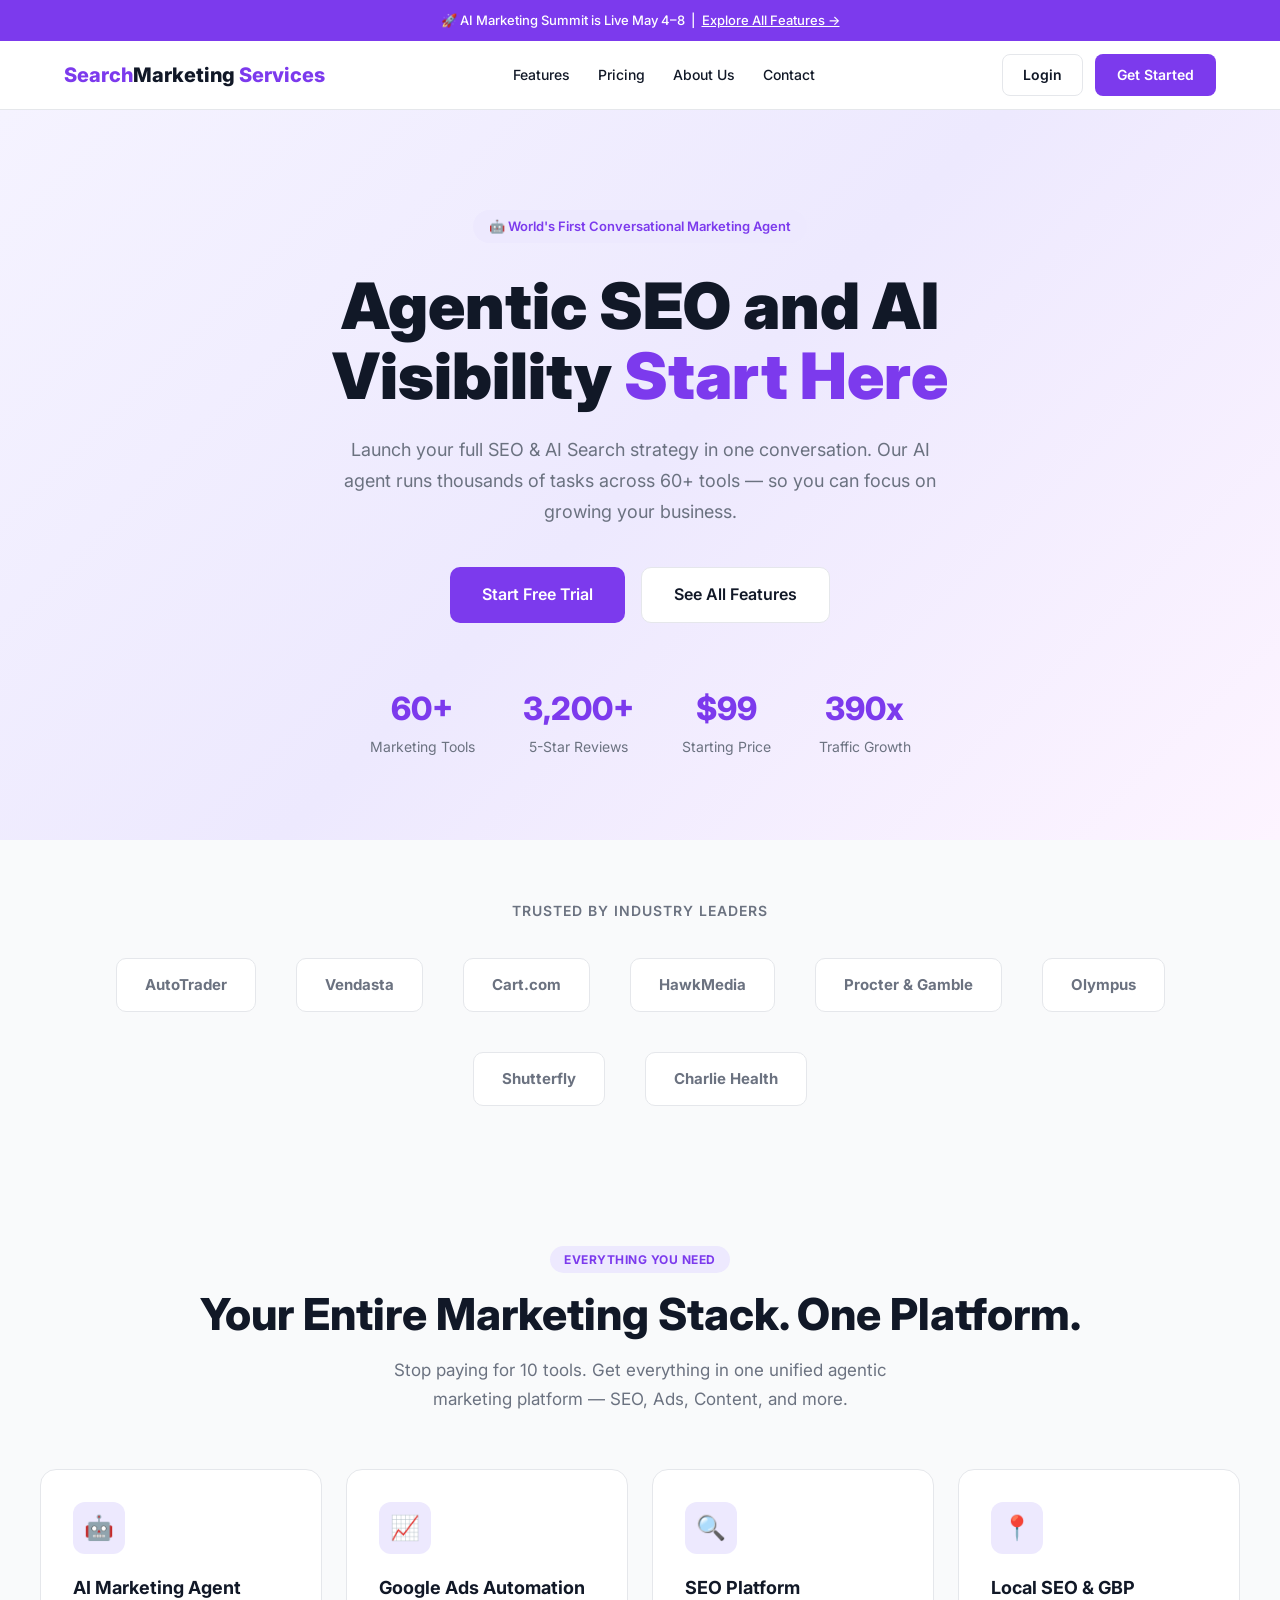
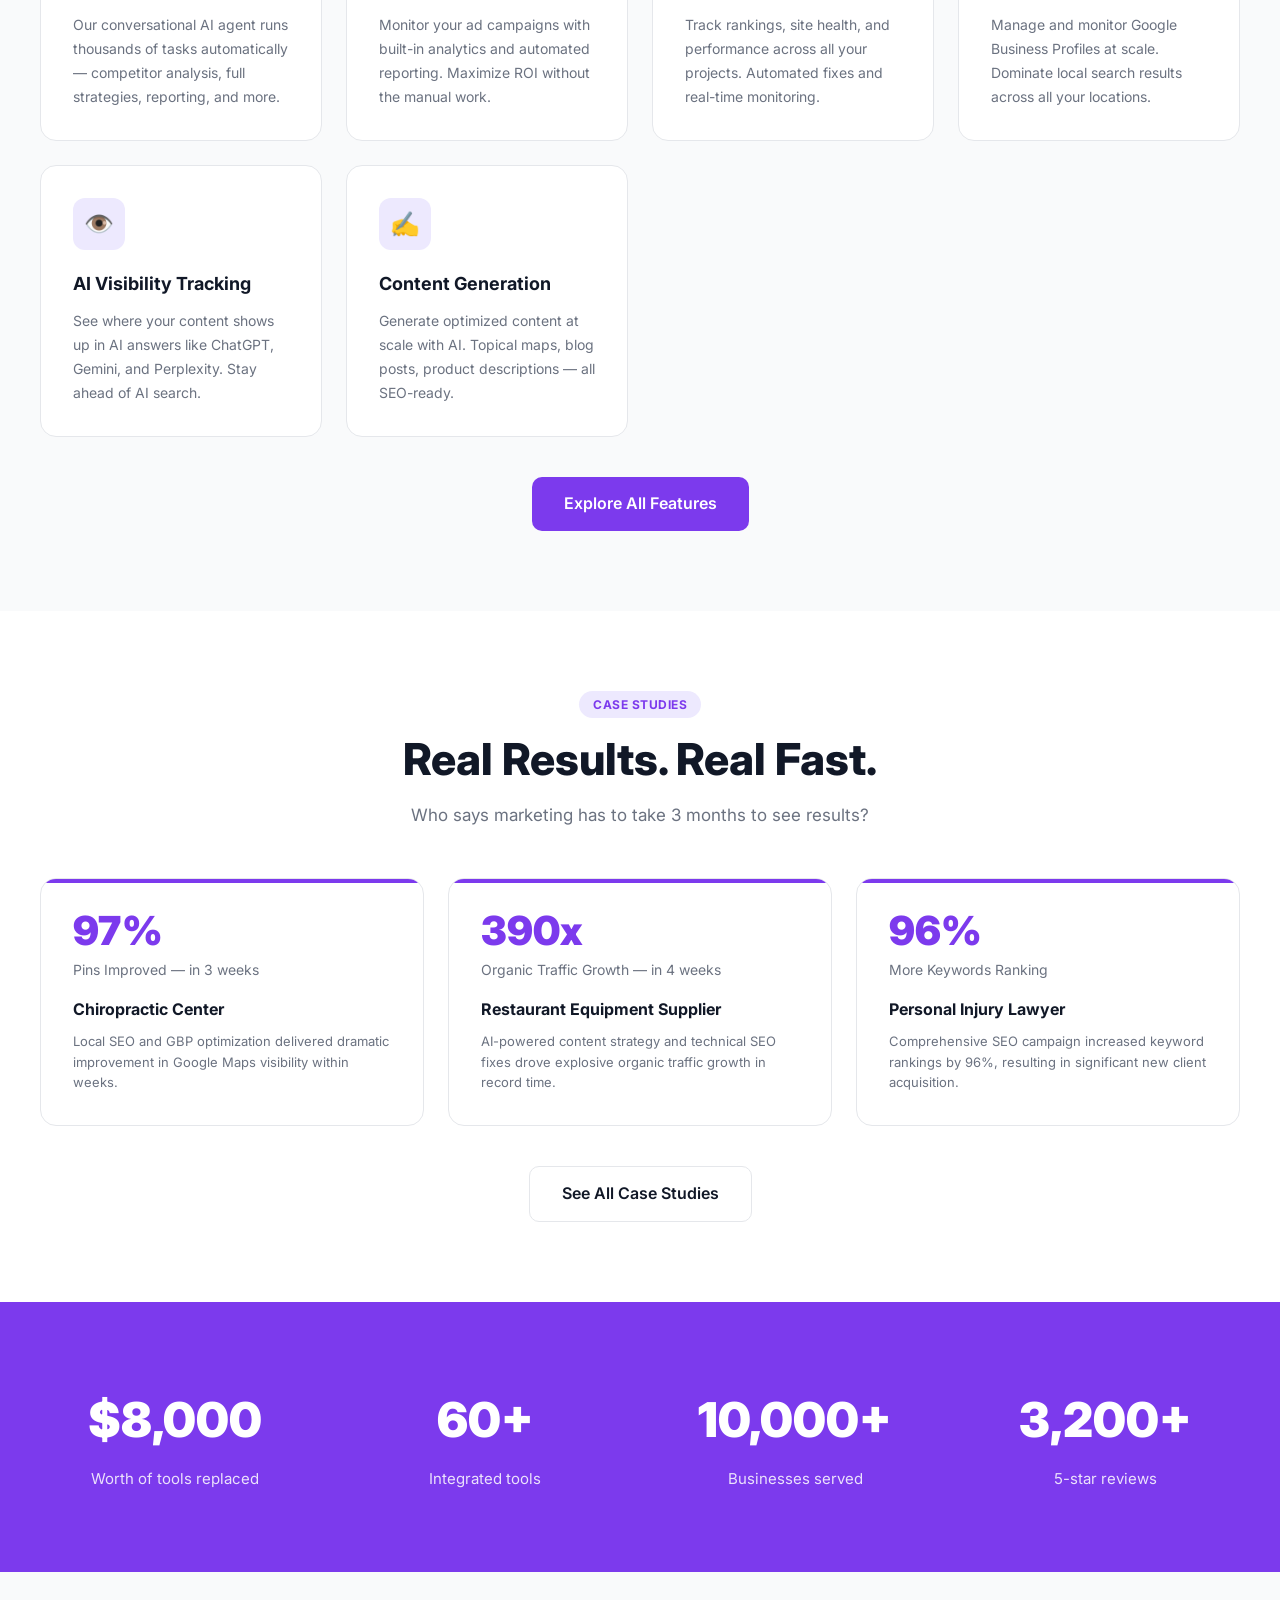
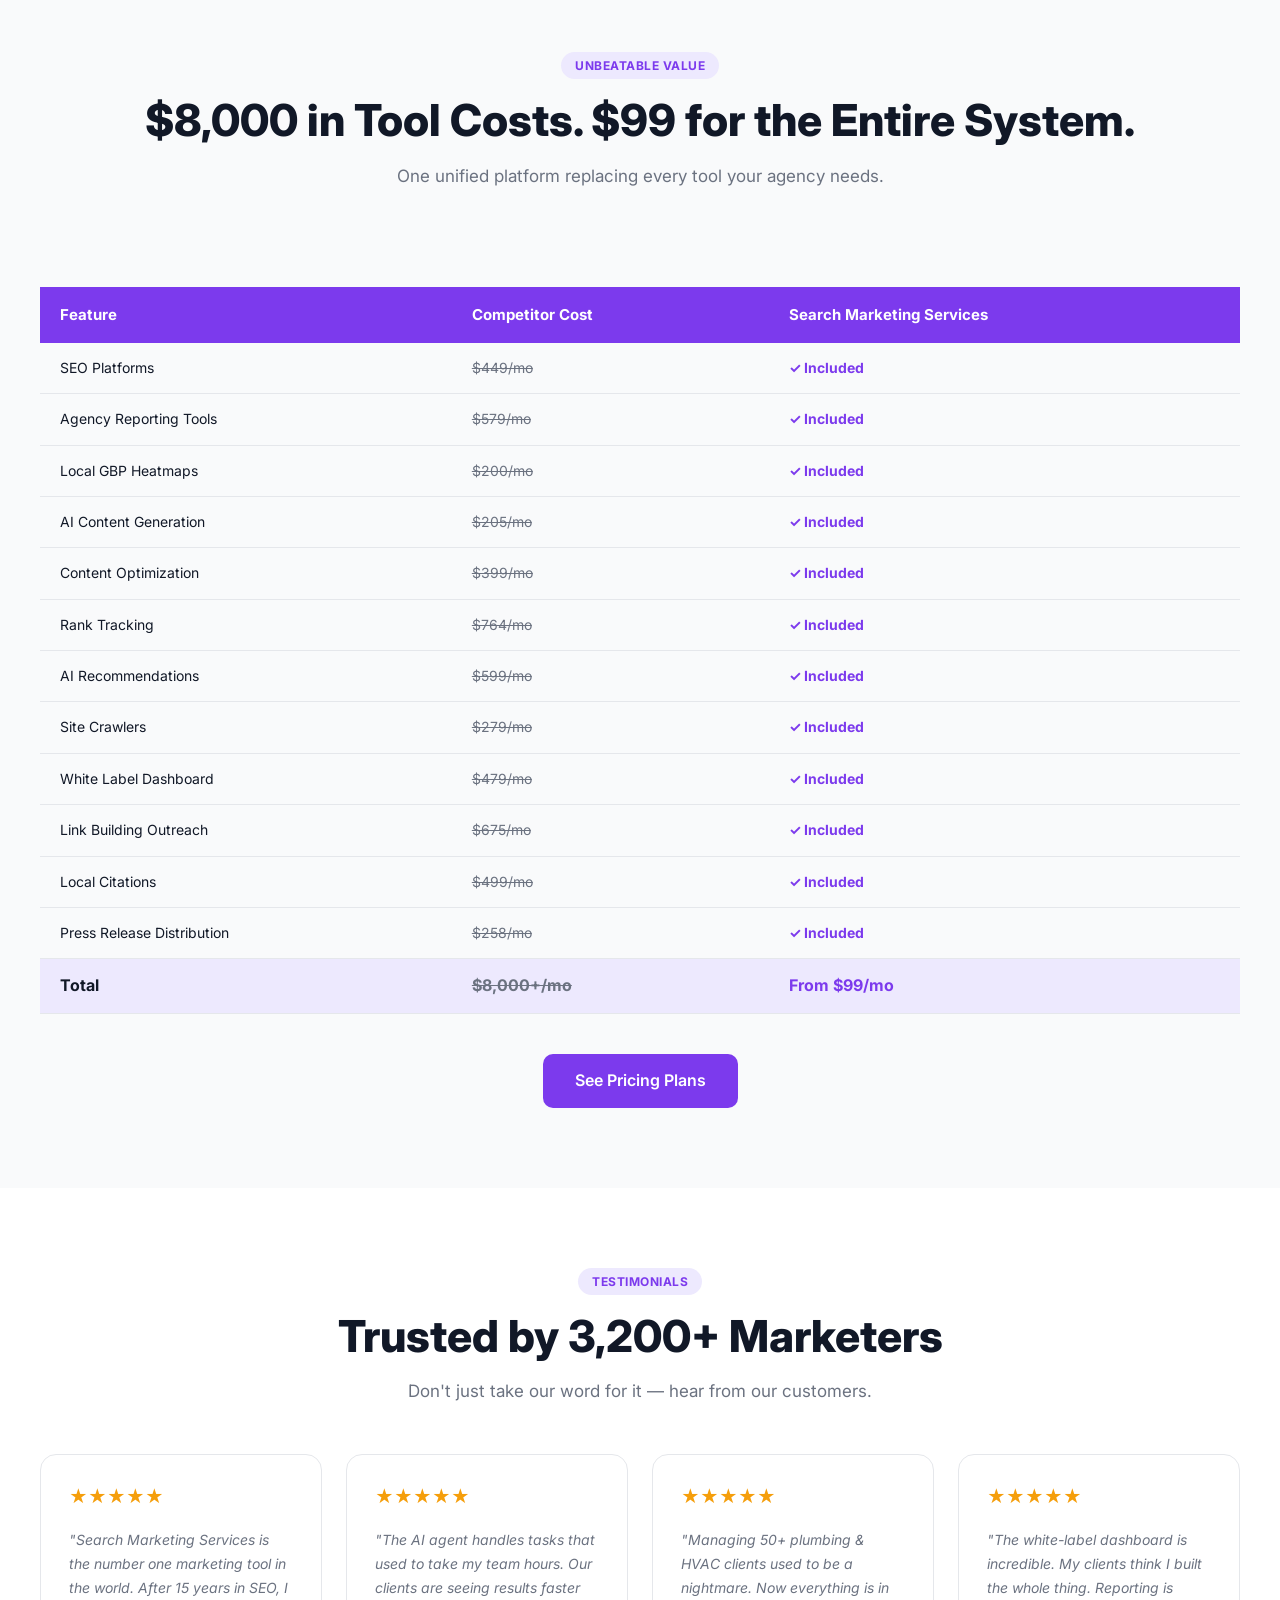
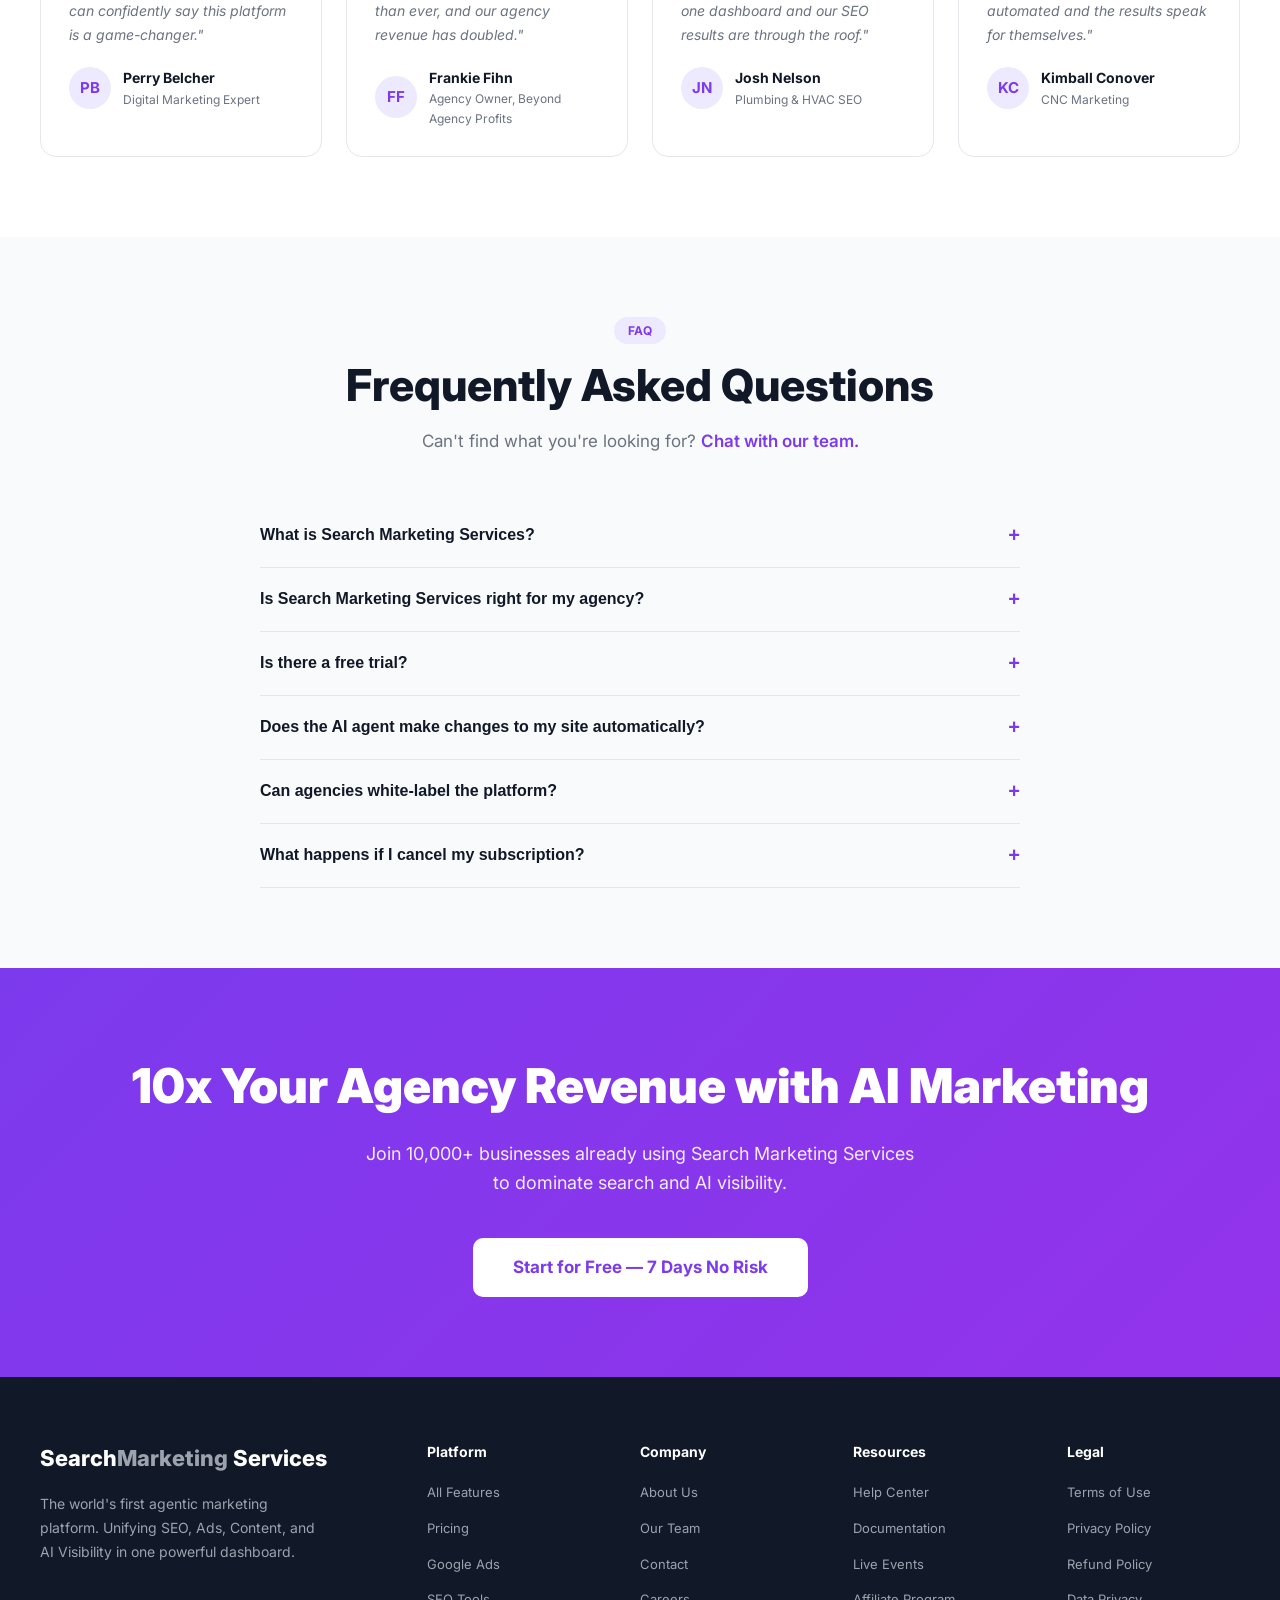
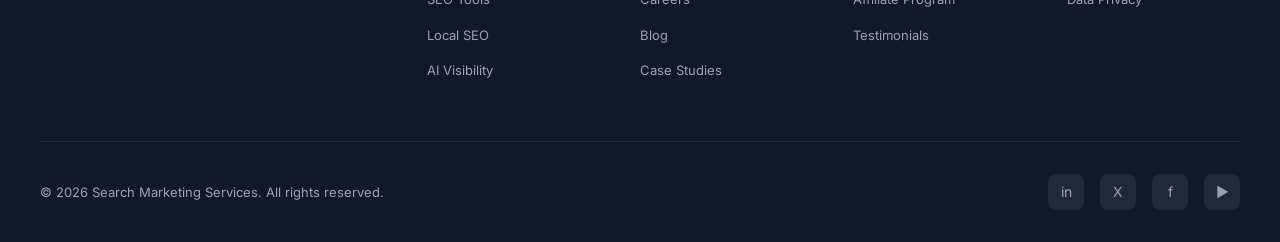
<file: index.html>
<!DOCTYPE html>
<html lang="en">
<head>
  <!-- Google Tag Manager -->
  <script>(function(w,d,s,l,i){w[l]=w[l]||[];w[l].push({'gtm.start':
new Date().getTime(),event:'gtm.js'});var f=d.getElementsByTagName(s)[0],
j=d.createElement(s),dl=l!='dataLayer'?'&l='+l:'';j.async=true;j.src=
'https://www.googletagmanager.com/gtm.js?id='+i+dl;f.parentNode.insertBefore(j,f);
})(window,document,'script','dataLayer','GTM-KKCHXWNK');</script>
  <!-- End Google Tag Manager -->

  <meta charset="UTF-8" />
  <meta name="viewport" content="width=device-width, initial-scale=1.0" />
  <title>Search Marketing Services — Agentic SEO & AI Visibility</title>
  <link rel="stylesheet" href="style.css" />

  <!-- ═══════════════════════════════════════════════════
       GOOGLE ADS + GA4 GLOBAL SITE TAG
       Replace AW-18141674968 → Google Ads account ID
       Replace GT-5RMBR667  → GA4 Measurement ID
  ════════════════════════════════════════════════════════ -->
  <script async src="https://www.googletagmanager.com/gtag/js?id=AW-18141674968"></script>
  <script>
    window.dataLayer = window.dataLayer || [];
    function gtag(){dataLayer.push(arguments);}
    gtag('js', new Date());
    gtag('config', 'AW-18141674968');  // Google Ads
    gtag('config', 'GT-5RMBR667');   // GA4
  </script>
</head>
<body>
<!-- Google Tag Manager (noscript) -->
<noscript><iframe src="https://www.googletagmanager.com/ns.html?id=GTM-KKCHXWNK"
height="0" width="0" style="display:none;visibility:hidden"></iframe></noscript>

<!-- Topbar -->
<div class="topbar">
  🚀 AI Marketing Summit is Live May 4–8 &nbsp;|&nbsp; <a href="features/">Explore All Features →</a>
</div>

<!-- Navbar -->
<nav>
  <div class="nav-inner">
    <a href="./" class="logo">Search<span>Marketing</span> Services</a>
    <div class="nav-links">
      <a href="features/">Features</a>
      <a href="pricing/">Pricing</a>
      <a href="about/">About Us</a>
      <a href="contact/">Contact</a>
    </div>
    <div class="nav-actions">
      <a href="contact/" class="btn btn-outline">Login</a>
      <a href="pricing/" class="btn btn-primary">Get Started</a>
    </div>
  </div>
</nav>

<!-- Hero -->
<section class="hero">
  <div class="container">
    <div class="hero-badge">🤖 World's First Conversational Marketing Agent</div>
    <h1>Agentic SEO and AI Visibility <span>Start Here</span></h1>
    <p>Launch your full SEO & AI Search strategy in one conversation. Our AI agent runs thousands of tasks across 60+ tools — so you can focus on growing your business.</p>
    <div class="hero-btns">
      <a href="pricing/" class="btn btn-primary btn-lg" onclick="trackCTA('cta_click','Hero - Start Free Trial','pricing/')">Start Free Trial</a>
      <a href="features/" class="btn btn-outline btn-lg" onclick="trackCTA('cta_click','Hero - See All Features','features/')">See All Features</a>
    </div>
    <div class="hero-stats">
      <div class="hero-stat"><strong>60+</strong><span>Marketing Tools</span></div>
      <div class="hero-stat"><strong>3,200+</strong><span>5-Star Reviews</span></div>
      <div class="hero-stat"><strong>$99</strong><span>Starting Price</span></div>
      <div class="hero-stat"><strong>390x</strong><span>Traffic Growth</span></div>
    </div>
  </div>
</section>

<!-- Logos -->
<div class="logos-section">
  <div class="container">
    <p class="logos-title">Trusted by Industry Leaders</p>
    <div class="logos-grid">
      <div class="logo-item">AutoTrader</div>
      <div class="logo-item">Vendasta</div>
      <div class="logo-item">Cart.com</div>
      <div class="logo-item">HawkMedia</div>
      <div class="logo-item">Procter & Gamble</div>
      <div class="logo-item">Olympus</div>
      <div class="logo-item">Shutterfly</div>
      <div class="logo-item">Charlie Health</div>
    </div>
  </div>
</div>

<!-- Features Overview -->
<section style="background: var(--light-gray);">
  <div class="container">
    <div class="text-center">
      <span class="section-tag">Everything You Need</span>
      <h2 class="section-title">Your Entire Marketing Stack. One Platform.</h2>
      <p class="section-sub">Stop paying for 10 tools. Get everything in one unified agentic marketing platform — SEO, Ads, Content, and more.</p>
    </div>
    <div class="features-grid">
      <div class="feature-card">
        <div class="feature-icon">🤖</div>
        <h3>AI Marketing Agent</h3>
        <p>Our conversational AI agent runs thousands of tasks automatically — competitor analysis, full strategies, reporting, and more.</p>
      </div>
      <div class="feature-card">
        <div class="feature-icon">📈</div>
        <h3>Google Ads Automation</h3>
        <p>Monitor your ad campaigns with built-in analytics and automated reporting. Maximize ROI without the manual work.</p>
      </div>
      <div class="feature-card">
        <div class="feature-icon">🔍</div>
        <h3>SEO Platform</h3>
        <p>Track rankings, site health, and performance across all your projects. Automated fixes and real-time monitoring.</p>
      </div>
      <div class="feature-card">
        <div class="feature-icon">📍</div>
        <h3>Local SEO & GBP</h3>
        <p>Manage and monitor Google Business Profiles at scale. Dominate local search results across all your locations.</p>
      </div>
      <div class="feature-card">
        <div class="feature-icon">👁️</div>
        <h3>AI Visibility Tracking</h3>
        <p>See where your content shows up in AI answers like ChatGPT, Gemini, and Perplexity. Stay ahead of AI search.</p>
      </div>
      <div class="feature-card">
        <div class="feature-icon">✍️</div>
        <h3>Content Generation</h3>
        <p>Generate optimized content at scale with AI. Topical maps, blog posts, product descriptions — all SEO-ready.</p>
      </div>
    </div>
    <div style="text-align:center; margin-top:40px;">
      <a href="features/" class="btn btn-primary btn-lg" onclick="trackCTA('cta_click','Features Section - Explore All Features','features/')">Explore All Features</a>
    </div>
  </div>
</section>

<!-- Case Studies -->
<section>
  <div class="container">
    <div class="text-center">
      <span class="section-tag">Case Studies</span>
      <h2 class="section-title">Real Results. Real Fast.</h2>
      <p class="section-sub">Who says marketing has to take 3 months to see results?</p>
    </div>
    <div class="cases-grid">
      <div class="case-card">
        <div class="case-metric">97%</div>
        <div class="case-label">Pins Improved — in 3 weeks</div>
        <h4>Chiropractic Center</h4>
        <p>Local SEO and GBP optimization delivered dramatic improvement in Google Maps visibility within weeks.</p>
      </div>
      <div class="case-card">
        <div class="case-metric">390x</div>
        <div class="case-label">Organic Traffic Growth — in 4 weeks</div>
        <h4>Restaurant Equipment Supplier</h4>
        <p>AI-powered content strategy and technical SEO fixes drove explosive organic traffic growth in record time.</p>
      </div>
      <div class="case-card">
        <div class="case-metric">96%</div>
        <div class="case-label">More Keywords Ranking</div>
        <h4>Personal Injury Lawyer</h4>
        <p>Comprehensive SEO campaign increased keyword rankings by 96%, resulting in significant new client acquisition.</p>
      </div>
    </div>
    <div style="text-align:center; margin-top:40px;">
      <a href="about/" class="btn btn-outline btn-lg" onclick="trackCTA('cta_click','Case Studies - See All','about/')">See All Case Studies</a>
    </div>
  </div>
</section>

<!-- Stats -->
<section class="stats-section">
  <div class="container">
    <div class="stats-grid">
      <div class="stat-item"><strong>$8,000</strong><span>Worth of tools replaced</span></div>
      <div class="stat-item"><strong>60+</strong><span>Integrated tools</span></div>
      <div class="stat-item"><strong>10,000+</strong><span>Businesses served</span></div>
      <div class="stat-item"><strong>3,200+</strong><span>5-star reviews</span></div>
    </div>
  </div>
</section>

<!-- Value Proposition -->
<section style="background: var(--light-gray);">
  <div class="container">
    <div class="text-center">
      <span class="section-tag">Unbeatable Value</span>
      <h2 class="section-title">$8,000 in Tool Costs. $99 for the Entire System.</h2>
      <p class="section-sub">One unified platform replacing every tool your agency needs.</p>
    </div>
    <div style="overflow-x:auto; margin-top:48px;">
      <table class="comparison-table">
        <thead>
          <tr>
            <th>Feature</th>
            <th>Competitor Cost</th>
            <th>Search Marketing Services</th>
          </tr>
        </thead>
        <tbody>
          <tr><td>SEO Platforms</td><td class="price-col">$449/mo</td><td class="included">✓ Included</td></tr>
          <tr><td>Agency Reporting Tools</td><td class="price-col">$579/mo</td><td class="included">✓ Included</td></tr>
          <tr><td>Local GBP Heatmaps</td><td class="price-col">$200/mo</td><td class="included">✓ Included</td></tr>
          <tr><td>AI Content Generation</td><td class="price-col">$205/mo</td><td class="included">✓ Included</td></tr>
          <tr><td>Content Optimization</td><td class="price-col">$399/mo</td><td class="included">✓ Included</td></tr>
          <tr><td>Rank Tracking</td><td class="price-col">$764/mo</td><td class="included">✓ Included</td></tr>
          <tr><td>AI Recommendations</td><td class="price-col">$599/mo</td><td class="included">✓ Included</td></tr>
          <tr><td>Site Crawlers</td><td class="price-col">$279/mo</td><td class="included">✓ Included</td></tr>
          <tr><td>White Label Dashboard</td><td class="price-col">$479/mo</td><td class="included">✓ Included</td></tr>
          <tr><td>Link Building Outreach</td><td class="price-col">$675/mo</td><td class="included">✓ Included</td></tr>
          <tr><td>Local Citations</td><td class="price-col">$499/mo</td><td class="included">✓ Included</td></tr>
          <tr><td>Press Release Distribution</td><td class="price-col">$258/mo</td><td class="included">✓ Included</td></tr>
          <tr class="total-row"><td><strong>Total</strong></td><td class="price-col"><strong>$8,000+/mo</strong></td><td class="included"><strong>From $99/mo</strong></td></tr>
        </tbody>
      </table>
    </div>
    <div style="text-align:center; margin-top:40px;">
      <a href="pricing/" class="btn btn-primary btn-lg" onclick="trackCTA('cta_click','Value Section - See Pricing Plans','pricing/')">See Pricing Plans</a>
    </div>
  </div>
</section>

<!-- Testimonials -->
<section>
  <div class="container">
    <div class="text-center">
      <span class="section-tag">Testimonials</span>
      <h2 class="section-title">Trusted by 3,200+ Marketers</h2>
      <p class="section-sub">Don't just take our word for it — hear from our customers.</p>
    </div>
    <div class="testimonials-grid">
      <div class="testimonial-card">
        <div class="stars">★★★★★</div>
        <p>"Search Marketing Services is the number one marketing tool in the world. After 15 years in SEO, I can confidently say this platform is a game-changer."</p>
        <div class="testimonial-author">
          <div class="author-avatar">PB</div>
          <div><div class="author-name">Perry Belcher</div><div class="author-role">Digital Marketing Expert</div></div>
        </div>
      </div>
      <div class="testimonial-card">
        <div class="stars">★★★★★</div>
        <p>"The AI agent handles tasks that used to take my team hours. Our clients are seeing results faster than ever, and our agency revenue has doubled."</p>
        <div class="testimonial-author">
          <div class="author-avatar">FF</div>
          <div><div class="author-name">Frankie Fihn</div><div class="author-role">Agency Owner, Beyond Agency Profits</div></div>
        </div>
      </div>
      <div class="testimonial-card">
        <div class="stars">★★★★★</div>
        <p>"Managing 50+ plumbing & HVAC clients used to be a nightmare. Now everything is in one dashboard and our SEO results are through the roof."</p>
        <div class="testimonial-author">
          <div class="author-avatar">JN</div>
          <div><div class="author-name">Josh Nelson</div><div class="author-role">Plumbing & HVAC SEO</div></div>
        </div>
      </div>
      <div class="testimonial-card">
        <div class="stars">★★★★★</div>
        <p>"The white-label dashboard is incredible. My clients think I built the whole thing. Reporting is automated and the results speak for themselves."</p>
        <div class="testimonial-author">
          <div class="author-avatar">KC</div>
          <div><div class="author-name">Kimball Conover</div><div class="author-role">CNC Marketing</div></div>
        </div>
      </div>
    </div>
  </div>
</section>

<!-- FAQ -->
<section style="background: var(--light-gray);">
  <div class="container">
    <div class="text-center">
      <span class="section-tag">FAQ</span>
      <h2 class="section-title">Frequently Asked Questions</h2>
      <p class="section-sub">Can't find what you're looking for? <a href="contact/" style="color:var(--purple); font-weight:600;">Chat with our team.</a></p>
    </div>
    <div class="faq-list">
      <div class="faq-item">
        <button class="faq-q" onclick="toggleFaq(this)">What is Search Marketing Services? <span class="faq-icon">+</span></button>
        <div class="faq-a">Search Marketing Services is an all-in-one agentic marketing platform that unifies SEO, Google Ads, content, local marketing, and AI visibility tracking in a single dashboard. Our AI agent automates thousands of tasks so your team can focus on strategy.</div>
      </div>
      <div class="faq-item">
        <button class="faq-q" onclick="toggleFaq(this)">Is Search Marketing Services right for my agency? <span class="faq-icon">+</span></button>
        <div class="faq-a">Yes. We work with solo freelancers, boutique agencies, and enterprise teams. Our white-label features let agencies deliver premium results under their own brand, while managing unlimited clients from one dashboard.</div>
      </div>
      <div class="faq-item">
        <button class="faq-q" onclick="toggleFaq(this)">Is there a free trial? <span class="faq-icon">+</span></button>
        <div class="faq-a">Yes — every plan includes a 7-day free trial. No credit card required. You get full access to all features during the trial period.</div>
      </div>
      <div class="faq-item">
        <button class="faq-q" onclick="toggleFaq(this)">Does the AI agent make changes to my site automatically? <span class="faq-icon">+</span></button>
        <div class="faq-a">The AI agent recommends changes and can implement them with your approval. You always have full control — nothing is changed without your explicit permission.</div>
      </div>
      <div class="faq-item">
        <button class="faq-q" onclick="toggleFaq(this)">Can agencies white-label the platform? <span class="faq-icon">+</span></button>
        <div class="faq-a">Yes. Our Pro plan and above includes full white-label capabilities — custom branding, custom domain, and branded client reports. Your clients will see your brand, not ours.</div>
      </div>
      <div class="faq-item">
        <button class="faq-q" onclick="toggleFaq(this)">What happens if I cancel my subscription? <span class="faq-icon">+</span></button>
        <div class="faq-a">You can cancel any time. Your data remains accessible until the end of your billing period. All content, rankings data, and reports can be exported before cancellation.</div>
      </div>
    </div>
  </div>
</section>

<!-- CTA Band -->
<section class="cta-band">
  <div class="container">
    <h2>10x Your Agency Revenue with AI Marketing</h2>
    <p>Join 10,000+ businesses already using Search Marketing Services to dominate search and AI visibility.</p>
    <a href="pricing/" class="btn btn-white btn-xl" onclick="trackCTA('cta_click','CTA Band - Start for Free','pricing/')">Start for Free — 7 Days No Risk</a>
  </div>
</section>

<!-- Footer -->
<footer>
  <div class="footer-grid">
    <div class="footer-brand">
      <div class="logo">Search<span style="color:#9CA3AF">Marketing</span> Services</div>
      <p>The world's first agentic marketing platform. Unifying SEO, Ads, Content, and AI Visibility in one powerful dashboard.</p>
    </div>
    <div class="footer-col">
      <h4>Platform</h4>
      <ul>
        <li><a href="features/">All Features</a></li>
        <li><a href="pricing/">Pricing</a></li>
        <li><a href="features/#ads">Google Ads</a></li>
        <li><a href="features/#seo">SEO Tools</a></li>
        <li><a href="features/#local">Local SEO</a></li>
        <li><a href="features/#ai">AI Visibility</a></li>
      </ul>
    </div>
    <div class="footer-col">
      <h4>Company</h4>
      <ul>
        <li><a href="about/">About Us</a></li>
        <li><a href="about/#team">Our Team</a></li>
        <li><a href="contact/">Contact</a></li>
        <li><a href="#">Careers</a></li>
        <li><a href="#">Blog</a></li>
        <li><a href="#">Case Studies</a></li>
      </ul>
    </div>
    <div class="footer-col">
      <h4>Resources</h4>
      <ul>
        <li><a href="#">Help Center</a></li>
        <li><a href="#">Documentation</a></li>
        <li><a href="#">Live Events</a></li>
        <li><a href="#">Affiliate Program</a></li>
        <li><a href="#">Testimonials</a></li>
      </ul>
    </div>
    <div class="footer-col">
      <h4>Legal</h4>
      <ul>
        <li><a href="#">Terms of Use</a></li>
        <li><a href="#">Privacy Policy</a></li>
        <li><a href="#">Refund Policy</a></li>
        <li><a href="#">Data Privacy</a></li>
      </ul>
    </div>
  </div>
  <div class="footer-bottom">
    <p>© 2026 Search Marketing Services. All rights reserved.</p>
    <div class="footer-social">
      <a href="#" title="LinkedIn">in</a>
      <a href="#" title="Twitter">X</a>
      <a href="#" title="Facebook">f</a>
      <a href="#" title="YouTube">▶</a>
    </div>
  </div>
</footer>

<script src="tracking.js"></script>
<script>
function toggleFaq(btn) {
  const answer = btn.nextElementSibling;
  const icon = btn.querySelector('.faq-icon');
  const isOpen = answer.classList.contains('open');
  document.querySelectorAll('.faq-a').forEach(a => a.classList.remove('open'));
  document.querySelectorAll('.faq-icon').forEach(i => i.textContent = '+');
  if (!isOpen) { answer.classList.add('open'); icon.textContent = '−'; }
}
</script>
</body>
</html>
</file>
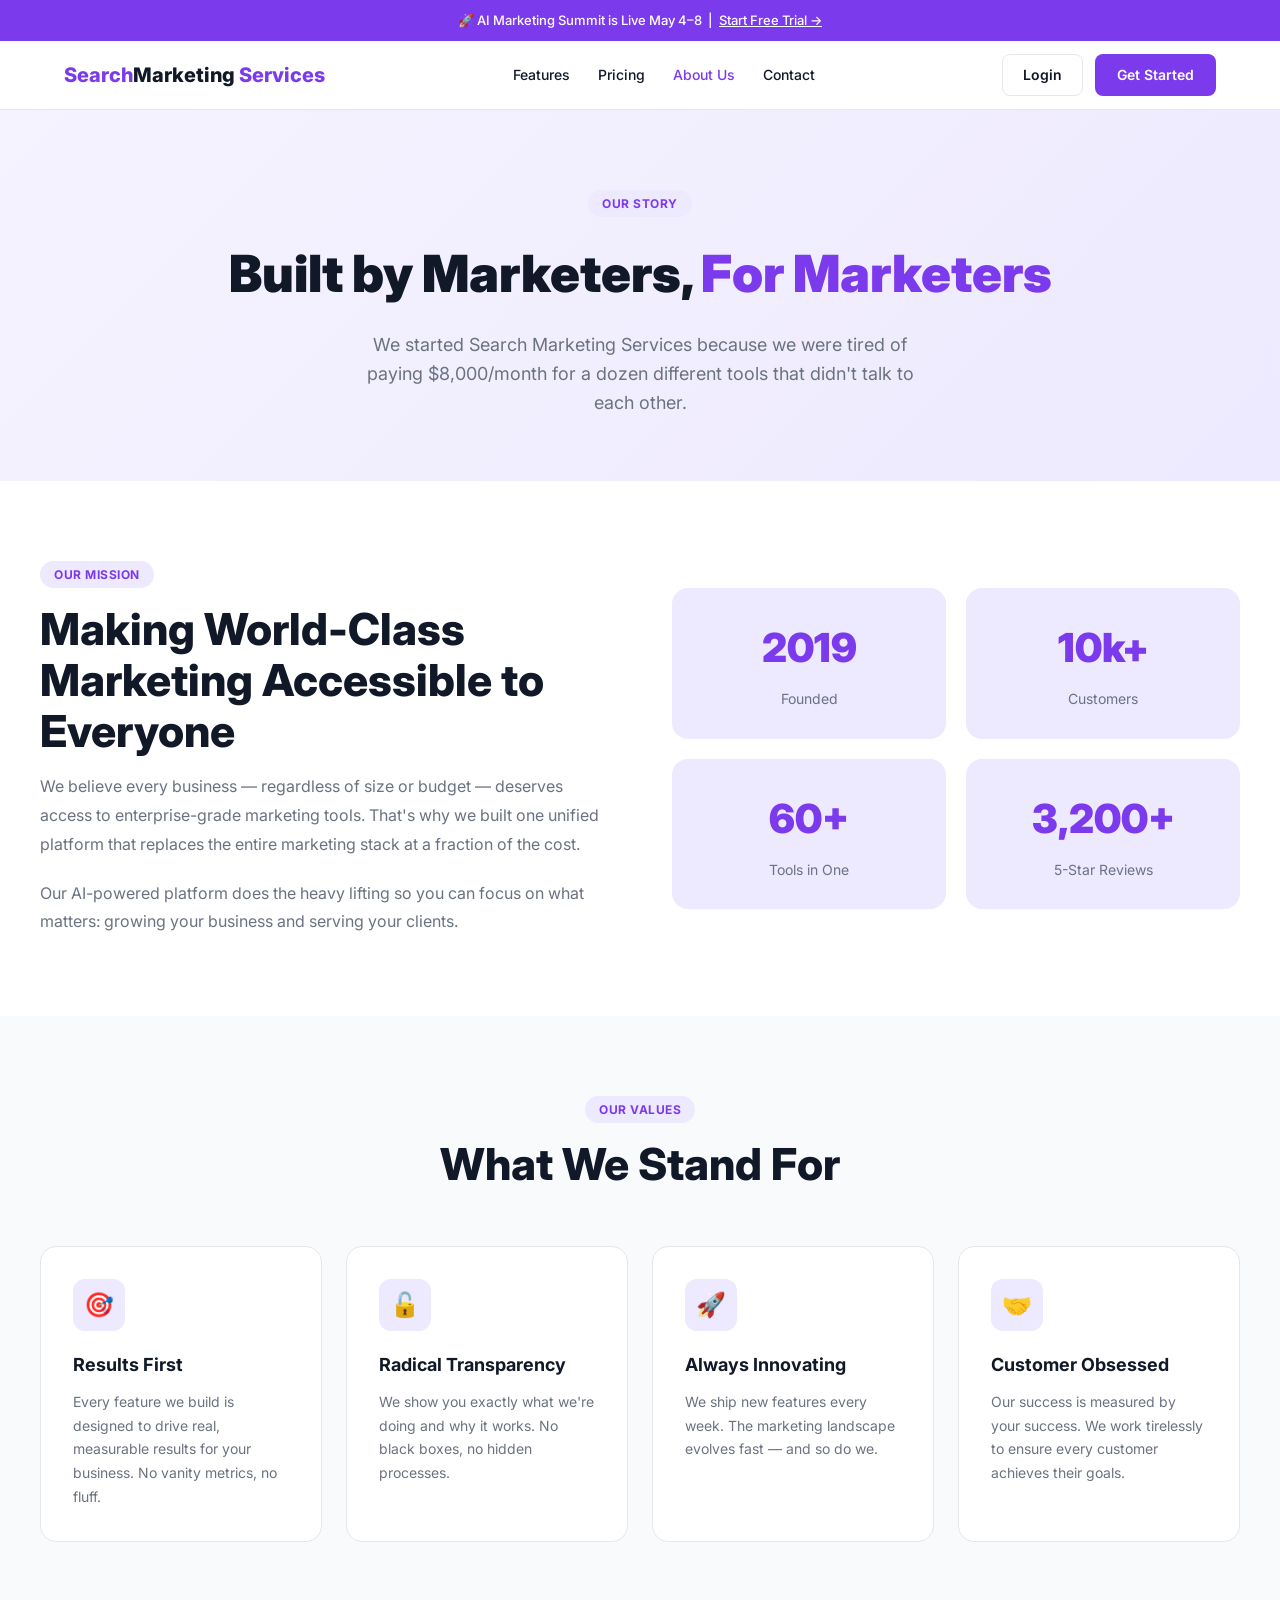
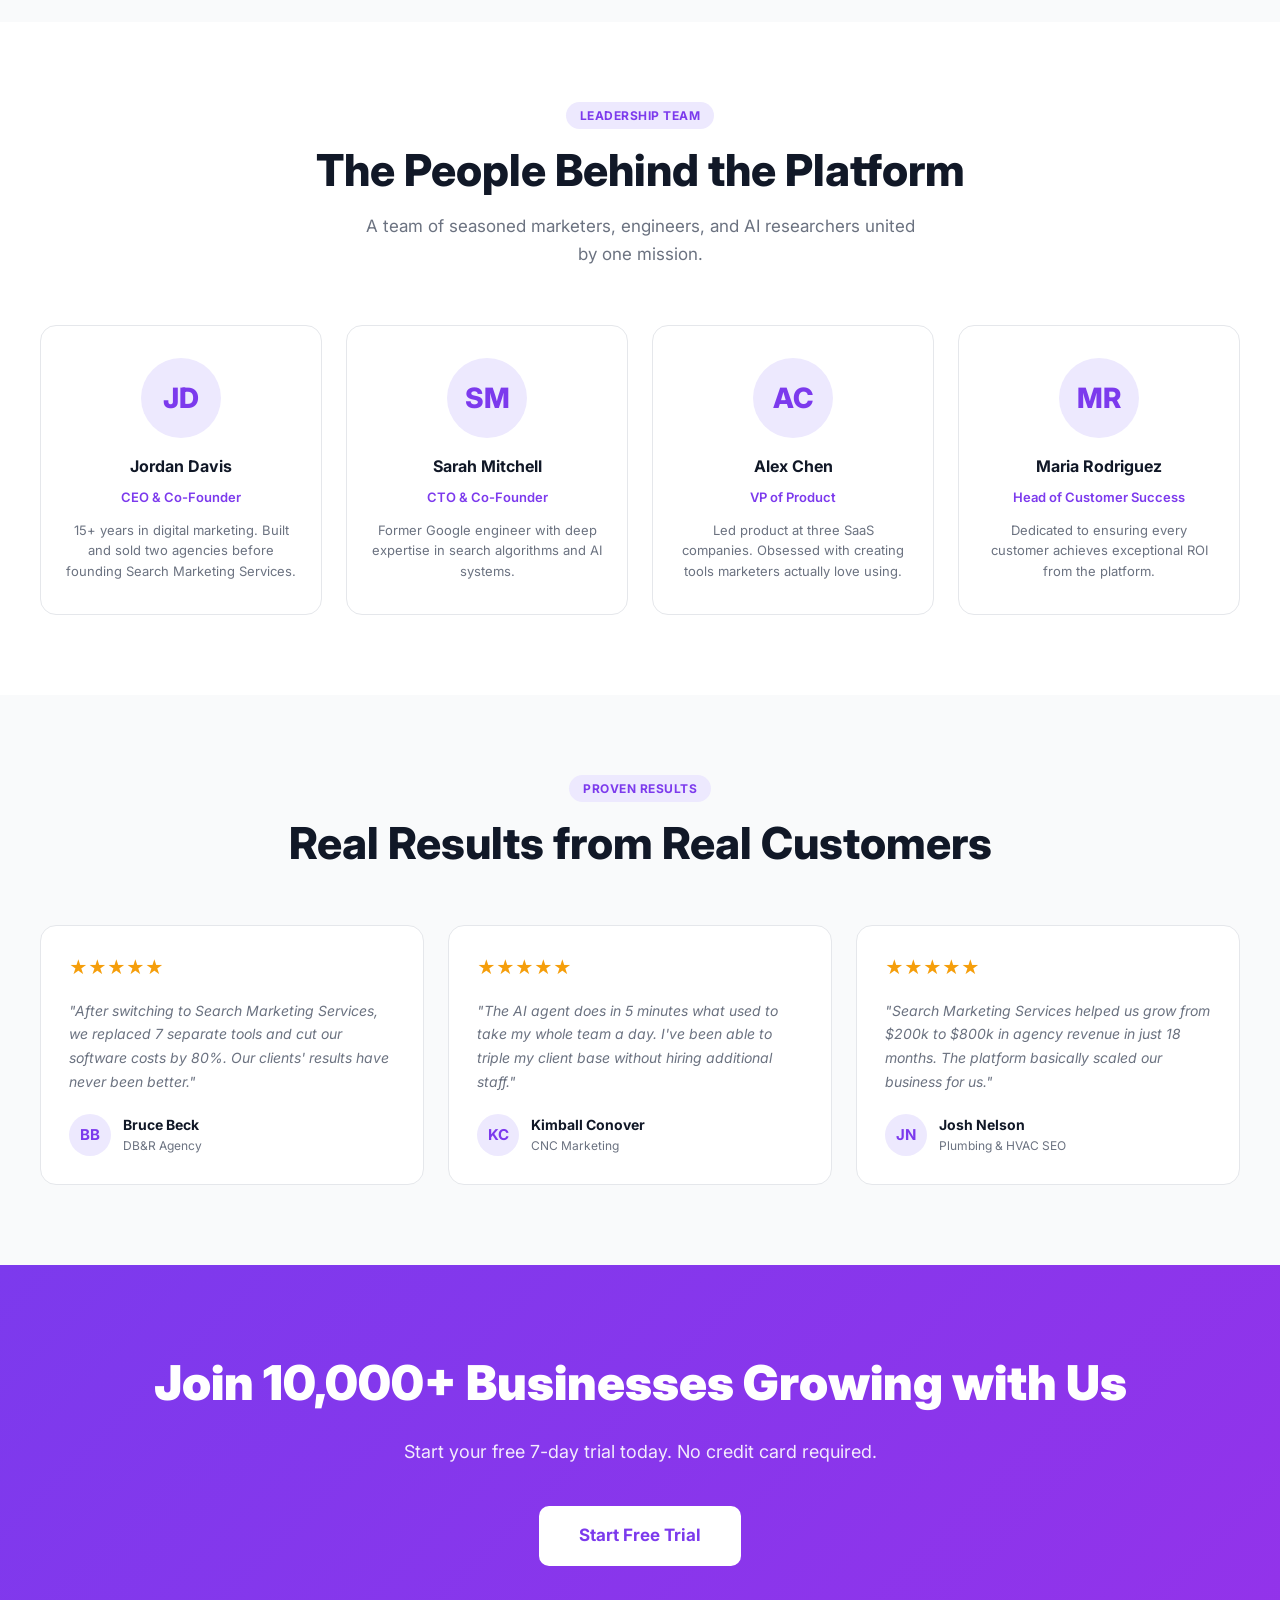
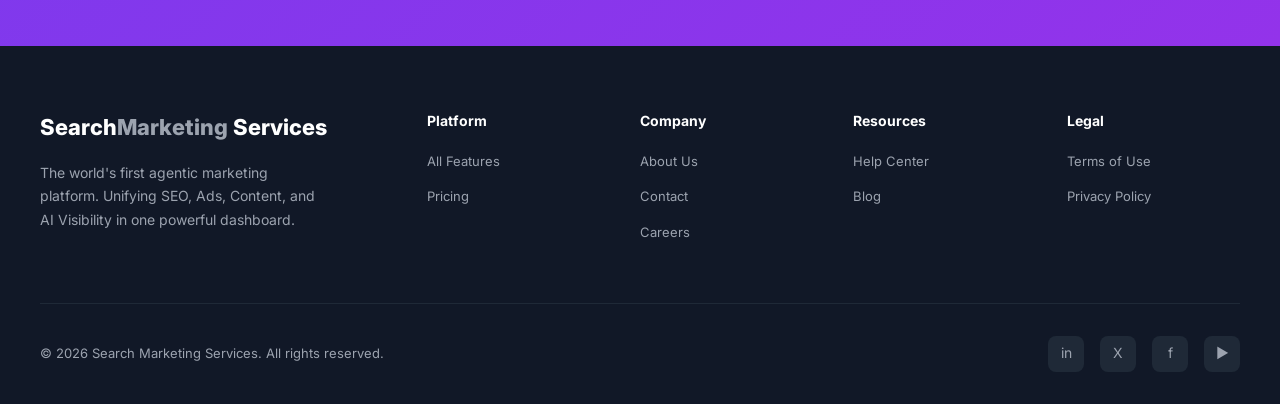
<file: about/index.html>
<!DOCTYPE html>
<html lang="en">
<head>
  <!-- Google Tag Manager -->
  <script>(function(w,d,s,l,i){w[l]=w[l]||[];w[l].push({'gtm.start':
new Date().getTime(),event:'gtm.js'});var f=d.getElementsByTagName(s)[0],
j=d.createElement(s),dl=l!='dataLayer'?'&l='+l:'';j.async=true;j.src=
'https://www.googletagmanager.com/gtm.js?id='+i+dl;f.parentNode.insertBefore(j,f);
})(window,document,'script','dataLayer','GTM-KKCHXWNK');</script>
  <!-- End Google Tag Manager -->

  <meta charset="UTF-8" />
  <meta name="viewport" content="width=device-width, initial-scale=1.0" />
  <title>About Us — Search Marketing Services</title>
  <link rel="stylesheet" href="../style.css" />

  <!-- Google Ads + GA4 -->
  <script async src="https://www.googletagmanager.com/gtag/js?id=AW-18141674968"></script>
  <script>
    window.dataLayer = window.dataLayer || [];
    function gtag(){dataLayer.push(arguments);}
    gtag('js', new Date());
    gtag('config', 'AW-18141674968');
    gtag('config', 'GT-5RMBR667');
  </script>
</head>
<body>
<!-- Google Tag Manager (noscript) -->
<noscript><iframe src="https://www.googletagmanager.com/ns.html?id=GTM-KKCHXWNK"
height="0" width="0" style="display:none;visibility:hidden"></iframe></noscript>

<div class="topbar">🚀 AI Marketing Summit is Live May 4–8 &nbsp;|&nbsp; <a href="../pricing/">Start Free Trial →</a></div>
<nav>
  <div class="nav-inner">
    <a href="../" class="logo">Search<span>Marketing</span> Services</a>
    <div class="nav-links">
      <a href="../features/">Features</a>
      <a href="../pricing/">Pricing</a>
      <a href="../about/" style="color:var(--purple)">About Us</a>
      <a href="../contact/">Contact</a>
    </div>
    <div class="nav-actions">
      <a href="../contact/" class="btn btn-outline">Login</a>
      <a href="../pricing/" class="btn btn-primary">Get Started</a>
    </div>
  </div>
</nav>

<div class="page-hero">
  <div class="container">
    <span class="section-tag">Our Story</span>
    <h1>Built by Marketers, <span style="color:var(--purple)">For Marketers</span></h1>
    <p>We started Search Marketing Services because we were tired of paying $8,000/month for a dozen different tools that didn't talk to each other.</p>
  </div>
</div>

<!-- Mission -->
<section>
  <div class="container">
    <div style="display:grid; grid-template-columns:1fr 1fr; gap:64px; align-items:center;">
      <div>
        <span class="section-tag">Our Mission</span>
        <h2 class="section-title">Making World-Class Marketing Accessible to Everyone</h2>
        <p style="color:var(--gray); font-size:16px; line-height:1.8; margin-bottom:20px;">We believe every business — regardless of size or budget — deserves access to enterprise-grade marketing tools. That's why we built one unified platform that replaces the entire marketing stack at a fraction of the cost.</p>
        <p style="color:var(--gray); font-size:16px; line-height:1.8;">Our AI-powered platform does the heavy lifting so you can focus on what matters: growing your business and serving your clients.</p>
      </div>
      <div style="display:grid; grid-template-columns:1fr 1fr; gap:20px;">
        <div style="background:var(--purple-bg2); border-radius:16px; padding:28px; text-align:center;">
          <div style="font-size:40px; font-weight:900; color:var(--purple);">2019</div>
          <div style="font-size:14px; color:var(--gray); margin-top:8px;">Founded</div>
        </div>
        <div style="background:var(--purple-bg2); border-radius:16px; padding:28px; text-align:center;">
          <div style="font-size:40px; font-weight:900; color:var(--purple);">10k+</div>
          <div style="font-size:14px; color:var(--gray); margin-top:8px;">Customers</div>
        </div>
        <div style="background:var(--purple-bg2); border-radius:16px; padding:28px; text-align:center;">
          <div style="font-size:40px; font-weight:900; color:var(--purple);">60+</div>
          <div style="font-size:14px; color:var(--gray); margin-top:8px;">Tools in One</div>
        </div>
        <div style="background:var(--purple-bg2); border-radius:16px; padding:28px; text-align:center;">
          <div style="font-size:40px; font-weight:900; color:var(--purple);">3,200+</div>
          <div style="font-size:14px; color:var(--gray); margin-top:8px;">5-Star Reviews</div>
        </div>
      </div>
    </div>
  </div>
</section>

<!-- Values -->
<section style="background:var(--light-gray);">
  <div class="container">
    <div class="text-center" style="margin-bottom:56px;">
      <span class="section-tag">Our Values</span>
      <h2 class="section-title">What We Stand For</h2>
    </div>
    <div class="features-grid">
      <div class="feature-card">
        <div class="feature-icon">🎯</div>
        <h3>Results First</h3>
        <p>Every feature we build is designed to drive real, measurable results for your business. No vanity metrics, no fluff.</p>
      </div>
      <div class="feature-card">
        <div class="feature-icon">🔓</div>
        <h3>Radical Transparency</h3>
        <p>We show you exactly what we're doing and why it works. No black boxes, no hidden processes.</p>
      </div>
      <div class="feature-card">
        <div class="feature-icon">🚀</div>
        <h3>Always Innovating</h3>
        <p>We ship new features every week. The marketing landscape evolves fast — and so do we.</p>
      </div>
      <div class="feature-card">
        <div class="feature-icon">🤝</div>
        <h3>Customer Obsessed</h3>
        <p>Our success is measured by your success. We work tirelessly to ensure every customer achieves their goals.</p>
      </div>
    </div>
  </div>
</section>

<!-- Team -->
<section id="team">
  <div class="container">
    <div class="text-center" style="margin-bottom:56px;">
      <span class="section-tag">Leadership Team</span>
      <h2 class="section-title">The People Behind the Platform</h2>
      <p class="section-sub">A team of seasoned marketers, engineers, and AI researchers united by one mission.</p>
    </div>
    <div class="team-grid">
      <div class="team-card">
        <div class="team-avatar">JD</div>
        <h4>Jordan Davis</h4>
        <span>CEO & Co-Founder</span>
        <p style="font-size:13px; color:var(--gray); margin-top:10px; line-height:1.6;">15+ years in digital marketing. Built and sold two agencies before founding Search Marketing Services.</p>
      </div>
      <div class="team-card">
        <div class="team-avatar">SM</div>
        <h4>Sarah Mitchell</h4>
        <span>CTO & Co-Founder</span>
        <p style="font-size:13px; color:var(--gray); margin-top:10px; line-height:1.6;">Former Google engineer with deep expertise in search algorithms and AI systems.</p>
      </div>
      <div class="team-card">
        <div class="team-avatar">AC</div>
        <h4>Alex Chen</h4>
        <span>VP of Product</span>
        <p style="font-size:13px; color:var(--gray); margin-top:10px; line-height:1.6;">Led product at three SaaS companies. Obsessed with creating tools marketers actually love using.</p>
      </div>
      <div class="team-card">
        <div class="team-avatar">MR</div>
        <h4>Maria Rodriguez</h4>
        <span>Head of Customer Success</span>
        <p style="font-size:13px; color:var(--gray); margin-top:10px; line-height:1.6;">Dedicated to ensuring every customer achieves exceptional ROI from the platform.</p>
      </div>
    </div>
  </div>
</section>

<!-- Case Studies -->
<section style="background:var(--light-gray);">
  <div class="container">
    <div class="text-center" style="margin-bottom:56px;">
      <span class="section-tag">Proven Results</span>
      <h2 class="section-title">Real Results from Real Customers</h2>
    </div>
    <div class="testimonials-grid">
      <div class="testimonial-card">
        <div class="stars">★★★★★</div>
        <p>"After switching to Search Marketing Services, we replaced 7 separate tools and cut our software costs by 80%. Our clients' results have never been better."</p>
        <div class="testimonial-author">
          <div class="author-avatar">BB</div>
          <div><div class="author-name">Bruce Beck</div><div class="author-role">DB&R Agency</div></div>
        </div>
      </div>
      <div class="testimonial-card">
        <div class="stars">★★★★★</div>
        <p>"The AI agent does in 5 minutes what used to take my whole team a day. I've been able to triple my client base without hiring additional staff."</p>
        <div class="testimonial-author">
          <div class="author-avatar">KC</div>
          <div><div class="author-name">Kimball Conover</div><div class="author-role">CNC Marketing</div></div>
        </div>
      </div>
      <div class="testimonial-card">
        <div class="stars">★★★★★</div>
        <p>"Search Marketing Services helped us grow from $200k to $800k in agency revenue in just 18 months. The platform basically scaled our business for us."</p>
        <div class="testimonial-author">
          <div class="author-avatar">JN</div>
          <div><div class="author-name">Josh Nelson</div><div class="author-role">Plumbing & HVAC SEO</div></div>
        </div>
      </div>
    </div>
  </div>
</section>

<section class="cta-band">
  <div class="container">
    <h2>Join 10,000+ Businesses Growing with Us</h2>
    <p>Start your free 7-day trial today. No credit card required.</p>
    <a href="../pricing/" class="btn btn-white btn-xl">Start Free Trial</a>
  </div>
</section>

<footer>
  <div class="footer-grid">
    <div class="footer-brand"><div class="logo">Search<span style="color:#9CA3AF">Marketing</span> Services</div><p>The world's first agentic marketing platform. Unifying SEO, Ads, Content, and AI Visibility in one powerful dashboard.</p></div>
    <div class="footer-col"><h4>Platform</h4><ul><li><a href="../features/">All Features</a></li><li><a href="../pricing/">Pricing</a></li></ul></div>
    <div class="footer-col"><h4>Company</h4><ul><li><a href="../about/">About Us</a></li><li><a href="../contact/">Contact</a></li><li><a href="#">Careers</a></li></ul></div>
    <div class="footer-col"><h4>Resources</h4><ul><li><a href="#">Help Center</a></li><li><a href="#">Blog</a></li></ul></div>
    <div class="footer-col"><h4>Legal</h4><ul><li><a href="#">Terms of Use</a></li><li><a href="#">Privacy Policy</a></li></ul></div>
  </div>
  <div class="footer-bottom">
    <p>© 2026 Search Marketing Services. All rights reserved.</p>
    <div class="footer-social"><a href="#">in</a><a href="#">X</a><a href="#">f</a><a href="#">▶</a></div>
  </div>
</footer>
<script src="../tracking.js"></script>
</body>
</html>
</file>
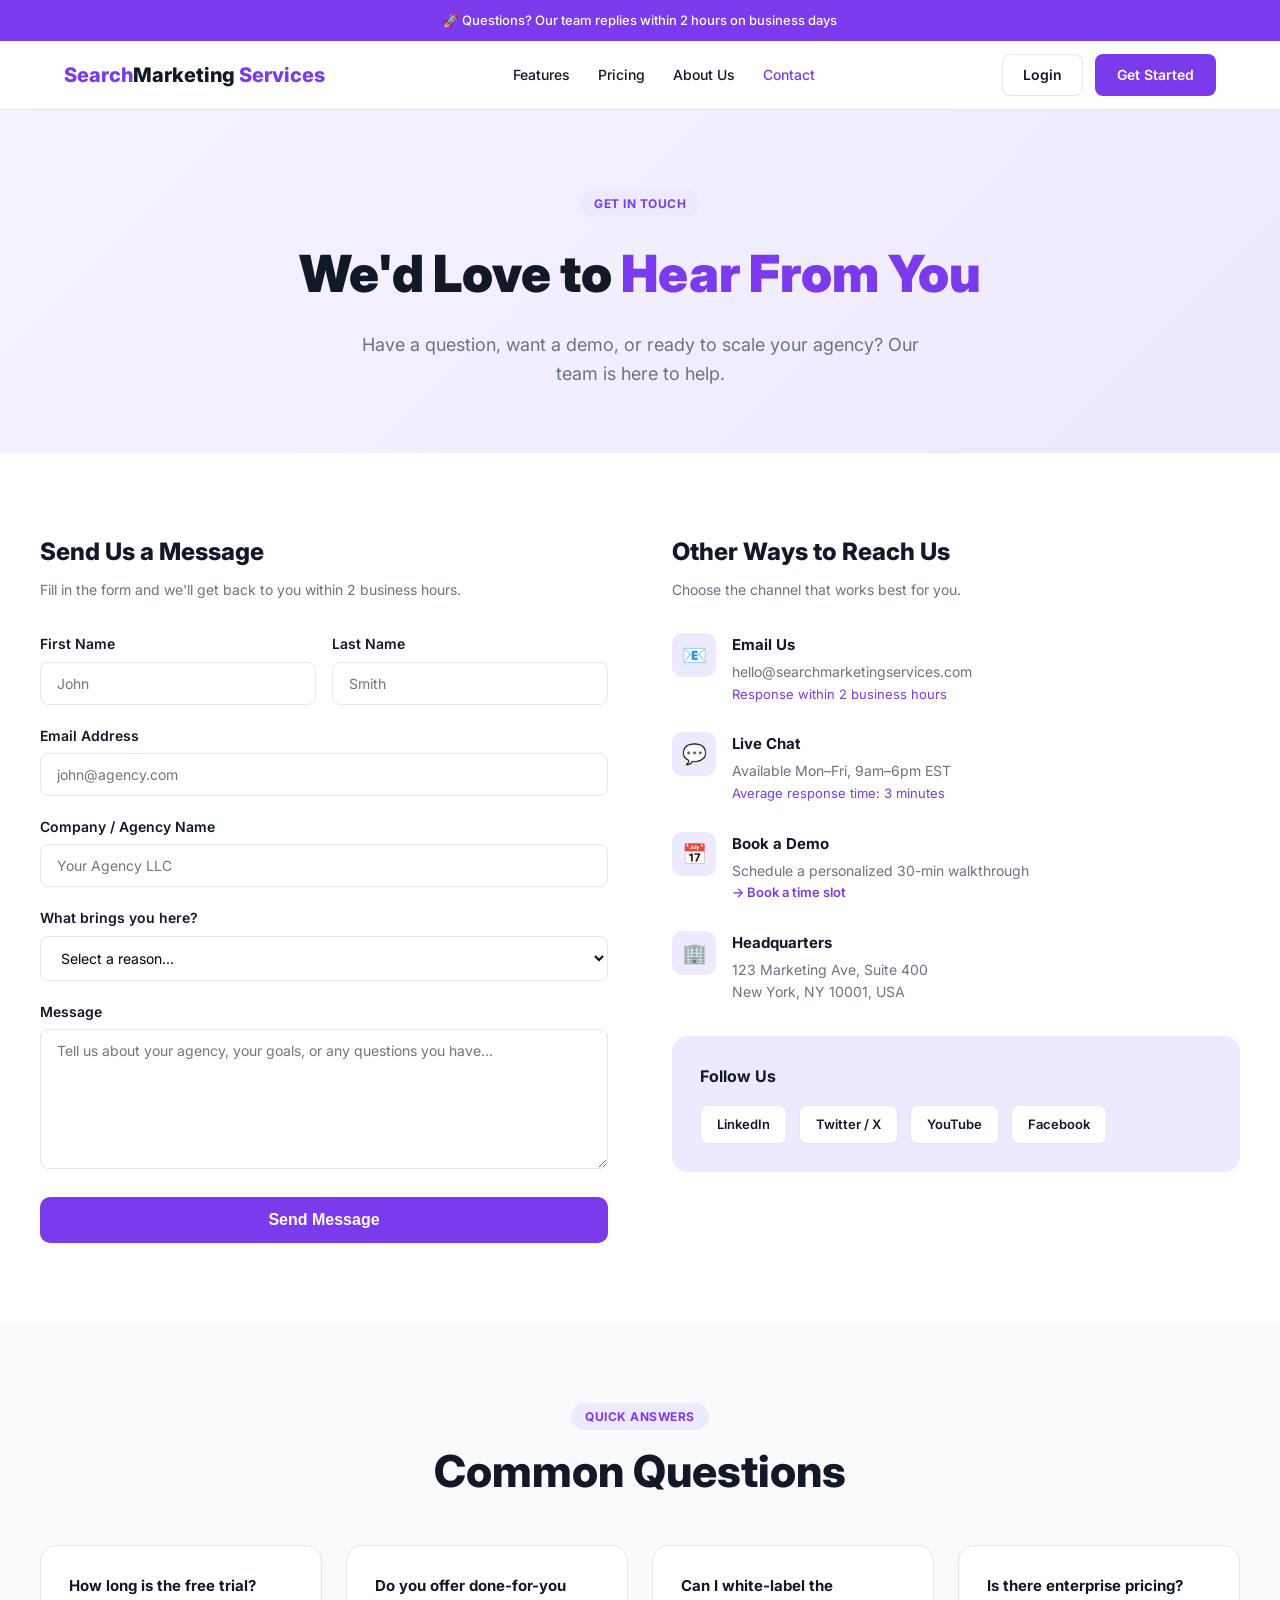
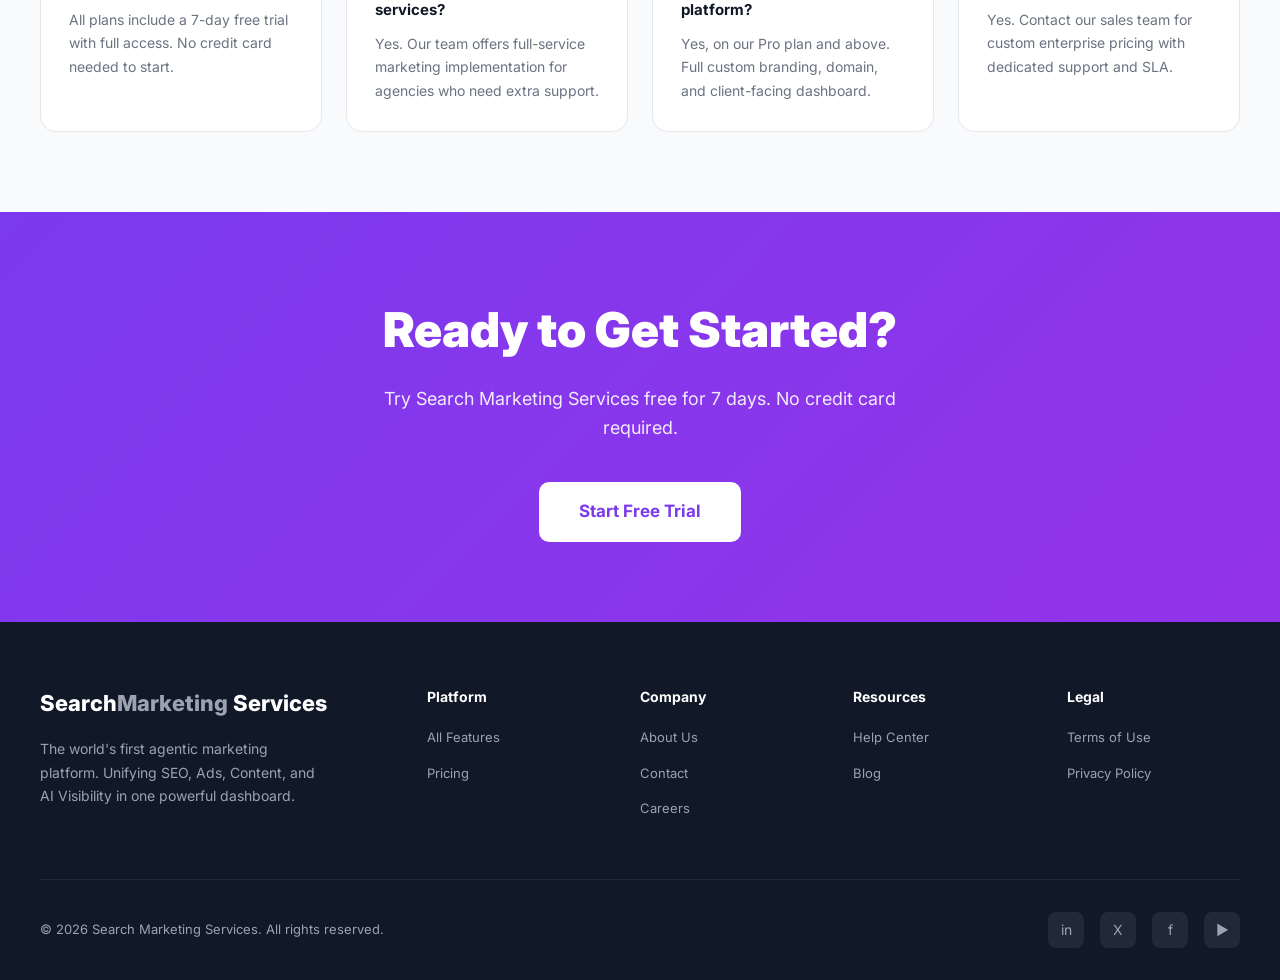
<file: contact/index.html>
<!DOCTYPE html>
<html lang="en">
<head>
  <!-- Google Tag Manager -->
  <script>(function(w,d,s,l,i){w[l]=w[l]||[];w[l].push({'gtm.start':
new Date().getTime(),event:'gtm.js'});var f=d.getElementsByTagName(s)[0],
j=d.createElement(s),dl=l!='dataLayer'?'&l='+l:'';j.async=true;j.src=
'https://www.googletagmanager.com/gtm.js?id='+i+dl;f.parentNode.insertBefore(j,f);
})(window,document,'script','dataLayer','GTM-KKCHXWNK');</script>
  <!-- End Google Tag Manager -->

  <meta charset="UTF-8" />
  <meta name="viewport" content="width=device-width, initial-scale=1.0" />
  <title>Contact — Search Marketing Services</title>
  <link rel="stylesheet" href="../style.css" />

  <!-- Google Ads + GA4 -->
  <script async src="https://www.googletagmanager.com/gtag/js?id=AW-18141674968"></script>
  <script>
    window.dataLayer = window.dataLayer || [];
    function gtag(){dataLayer.push(arguments);}
    gtag('js', new Date());
    gtag('config', 'AW-18141674968');
    gtag('config', 'GT-5RMBR667');
  </script>

  <!-- Event snippet for Submit lead form conversion -->
  <script>
  function gtag_report_conversion(url) {
    var callback = function () {
      if (typeof(url) != 'undefined') {
        window.location = url;
      }
    };
    gtag('event', 'conversion', {
      'send_to': 'AW-18141674968/W1iBCK_M6accENj7z8pD',
      'value': 1.0,
      'currency': 'PKR',
      'event_callback': callback
    });
    return false;
  }
  </script>
</head>
<body>
<!-- Google Tag Manager (noscript) -->
<noscript><iframe src="https://www.googletagmanager.com/ns.html?id=GTM-KKCHXWNK"
height="0" width="0" style="display:none;visibility:hidden"></iframe></noscript>

<div class="topbar">🚀 Questions? Our team replies within 2 hours on business days</div>
<nav>
  <div class="nav-inner">
    <a href="../" class="logo">Search<span>Marketing</span> Services</a>
    <div class="nav-links">
      <a href="../features/">Features</a>
      <a href="../pricing/">Pricing</a>
      <a href="../about/">About Us</a>
      <a href="../contact/" style="color:var(--purple)">Contact</a>
    </div>
    <div class="nav-actions">
      <a href="../contact/" class="btn btn-outline">Login</a>
      <a href="../pricing/" class="btn btn-primary">Get Started</a>
    </div>
  </div>
</nav>

<div class="page-hero">
  <div class="container">
    <span class="section-tag">Get in Touch</span>
    <h1>We'd Love to <span style="color:var(--purple)">Hear From You</span></h1>
    <p>Have a question, want a demo, or ready to scale your agency? Our team is here to help.</p>
  </div>
</div>

<section>
  <div class="container">
    <div class="contact-grid">
      <!-- Form -->
      <div>
        <h2 style="font-size:24px; font-weight:800; margin-bottom:8px;">Send Us a Message</h2>
        <p style="color:var(--gray); font-size:14px; margin-bottom:32px;">Fill in the form and we'll get back to you within 2 business hours.</p>
        <form onsubmit="submitForm(event)">
          <div style="display:grid; grid-template-columns:1fr 1fr; gap:16px;">
            <div class="form-group">
              <label>First Name</label>
              <input type="text" placeholder="John" required />
            </div>
            <div class="form-group">
              <label>Last Name</label>
              <input type="text" placeholder="Smith" required />
            </div>
          </div>
          <div class="form-group">
            <label>Email Address</label>
            <input type="email" placeholder="john@agency.com" required />
          </div>
          <div class="form-group">
            <label>Company / Agency Name</label>
            <input type="text" placeholder="Your Agency LLC" />
          </div>
          <div class="form-group">
            <label>What brings you here?</label>
            <select>
              <option value="">Select a reason...</option>
              <option>Request a Demo</option>
              <option>Sales / Pricing Question</option>
              <option>Technical Support</option>
              <option>Enterprise Inquiry</option>
              <option>Partnership Opportunity</option>
              <option>General Question</option>
            </select>
          </div>
          <div class="form-group">
            <label>Message</label>
            <textarea placeholder="Tell us about your agency, your goals, or any questions you have..."></textarea>
          </div>
          <button type="submit" class="btn btn-primary btn-lg" style="width:100%; justify-content:center;" id="submit-btn">Send Message</button>
        </form>
      </div>

      <!-- Info -->
      <div>
        <h2 style="font-size:24px; font-weight:800; margin-bottom:8px;">Other Ways to Reach Us</h2>
        <p style="color:var(--gray); font-size:14px; margin-bottom:32px;">Choose the channel that works best for you.</p>
        <ul class="contact-info">
          <li>
            <div class="contact-icon">📧</div>
            <div>
              <h4>Email Us</h4>
              <p>hello@searchmarketingservices.com</p>
              <p style="color:var(--purple); font-size:13px;">Response within 2 business hours</p>
            </div>
          </li>
          <li>
            <div class="contact-icon">💬</div>
            <div>
              <h4>Live Chat</h4>
              <p>Available Mon–Fri, 9am–6pm EST</p>
              <p style="color:var(--purple); font-size:13px;">Average response time: 3 minutes</p>
            </div>
          </li>
          <li>
            <div class="contact-icon">📅</div>
            <div>
              <h4>Book a Demo</h4>
              <p>Schedule a personalized 30-min walkthrough</p>
              <p style="color:var(--purple); font-size:13px; cursor:pointer; font-weight:600;">→ Book a time slot</p>
            </div>
          </li>
          <li>
            <div class="contact-icon">🏢</div>
            <div>
              <h4>Headquarters</h4>
              <p>123 Marketing Ave, Suite 400</p>
              <p>New York, NY 10001, USA</p>
            </div>
          </li>
        </ul>

        <!-- Social -->
        <div style="margin-top:32px; padding:28px; background:var(--purple-bg2); border-radius:16px;">
          <h4 style="font-size:16px; font-weight:700; margin-bottom:16px;">Follow Us</h4>
          <div style="display:flex; gap:12px; flex-wrap:wrap;">
            <a href="#" style="display:flex; align-items:center; gap:8px; background:white; border-radius:8px; padding:8px 16px; font-size:13px; font-weight:600; color:var(--dark); border:1px solid var(--border);">LinkedIn</a>
            <a href="#" style="display:flex; align-items:center; gap:8px; background:white; border-radius:8px; padding:8px 16px; font-size:13px; font-weight:600; color:var(--dark); border:1px solid var(--border);">Twitter / X</a>
            <a href="#" style="display:flex; align-items:center; gap:8px; background:white; border-radius:8px; padding:8px 16px; font-size:13px; font-weight:600; color:var(--dark); border:1px solid var(--border);">YouTube</a>
            <a href="#" style="display:flex; align-items:center; gap:8px; background:white; border-radius:8px; padding:8px 16px; font-size:13px; font-weight:600; color:var(--dark); border:1px solid var(--border);">Facebook</a>
          </div>
        </div>
      </div>
    </div>
  </div>
</section>

<!-- FAQ mini -->
<section style="background:var(--light-gray);">
  <div class="container">
    <div class="text-center" style="margin-bottom:48px;">
      <span class="section-tag">Quick Answers</span>
      <h2 class="section-title">Common Questions</h2>
    </div>
    <div style="display:grid; grid-template-columns:repeat(auto-fit, minmax(260px, 1fr)); gap:24px;">
      <div style="background:white; border-radius:16px; padding:28px; border:1px solid var(--border);">
        <h4 style="font-weight:700; margin-bottom:10px; font-size:15px;">How long is the free trial?</h4>
        <p style="font-size:14px; color:var(--gray); line-height:1.7;">All plans include a 7-day free trial with full access. No credit card needed to start.</p>
      </div>
      <div style="background:white; border-radius:16px; padding:28px; border:1px solid var(--border);">
        <h4 style="font-weight:700; margin-bottom:10px; font-size:15px;">Do you offer done-for-you services?</h4>
        <p style="font-size:14px; color:var(--gray); line-height:1.7;">Yes. Our team offers full-service marketing implementation for agencies who need extra support.</p>
      </div>
      <div style="background:white; border-radius:16px; padding:28px; border:1px solid var(--border);">
        <h4 style="font-weight:700; margin-bottom:10px; font-size:15px;">Can I white-label the platform?</h4>
        <p style="font-size:14px; color:var(--gray); line-height:1.7;">Yes, on our Pro plan and above. Full custom branding, domain, and client-facing dashboard.</p>
      </div>
      <div style="background:white; border-radius:16px; padding:28px; border:1px solid var(--border);">
        <h4 style="font-weight:700; margin-bottom:10px; font-size:15px;">Is there enterprise pricing?</h4>
        <p style="font-size:14px; color:var(--gray); line-height:1.7;">Yes. Contact our sales team for custom enterprise pricing with dedicated support and SLA.</p>
      </div>
    </div>
  </div>
</section>

<section class="cta-band">
  <div class="container">
    <h2>Ready to Get Started?</h2>
    <p>Try Search Marketing Services free for 7 days. No credit card required.</p>
    <a href="../pricing/" class="btn btn-white btn-xl">Start Free Trial</a>
  </div>
</section>

<footer>
  <div class="footer-grid">
    <div class="footer-brand"><div class="logo">Search<span style="color:#9CA3AF">Marketing</span> Services</div><p>The world's first agentic marketing platform. Unifying SEO, Ads, Content, and AI Visibility in one powerful dashboard.</p></div>
    <div class="footer-col"><h4>Platform</h4><ul><li><a href="../features/">All Features</a></li><li><a href="../pricing/">Pricing</a></li></ul></div>
    <div class="footer-col"><h4>Company</h4><ul><li><a href="../about/">About Us</a></li><li><a href="../contact/">Contact</a></li><li><a href="#">Careers</a></li></ul></div>
    <div class="footer-col"><h4>Resources</h4><ul><li><a href="#">Help Center</a></li><li><a href="#">Blog</a></li></ul></div>
    <div class="footer-col"><h4>Legal</h4><ul><li><a href="#">Terms of Use</a></li><li><a href="#">Privacy Policy</a></li></ul></div>
  </div>
  <div class="footer-bottom">
    <p>© 2026 Search Marketing Services. All rights reserved.</p>
    <div class="footer-social"><a href="#">in</a><a href="#">X</a><a href="#">f</a><a href="#">▶</a></div>
  </div>
</footer>

<script src="../tracking.js"></script>
<script>
function submitForm(e) {
  e.preventDefault();
  const btn = document.getElementById('submit-btn');
  btn.textContent = 'Sending...';
  btn.disabled = true;

  // Push form_submit event to dataLayer for GTM
  window.dataLayer = window.dataLayer || [];
  window.dataLayer.push({
    event: 'form_submit',
    form_name: 'contact_form',
    page_path: window.location.pathname
  });

  // Fire Google Ads conversion and redirect to thank-you on callback
  gtag_report_conversion('../thank-you/');
}
</script>
</body>
</html>
</file>
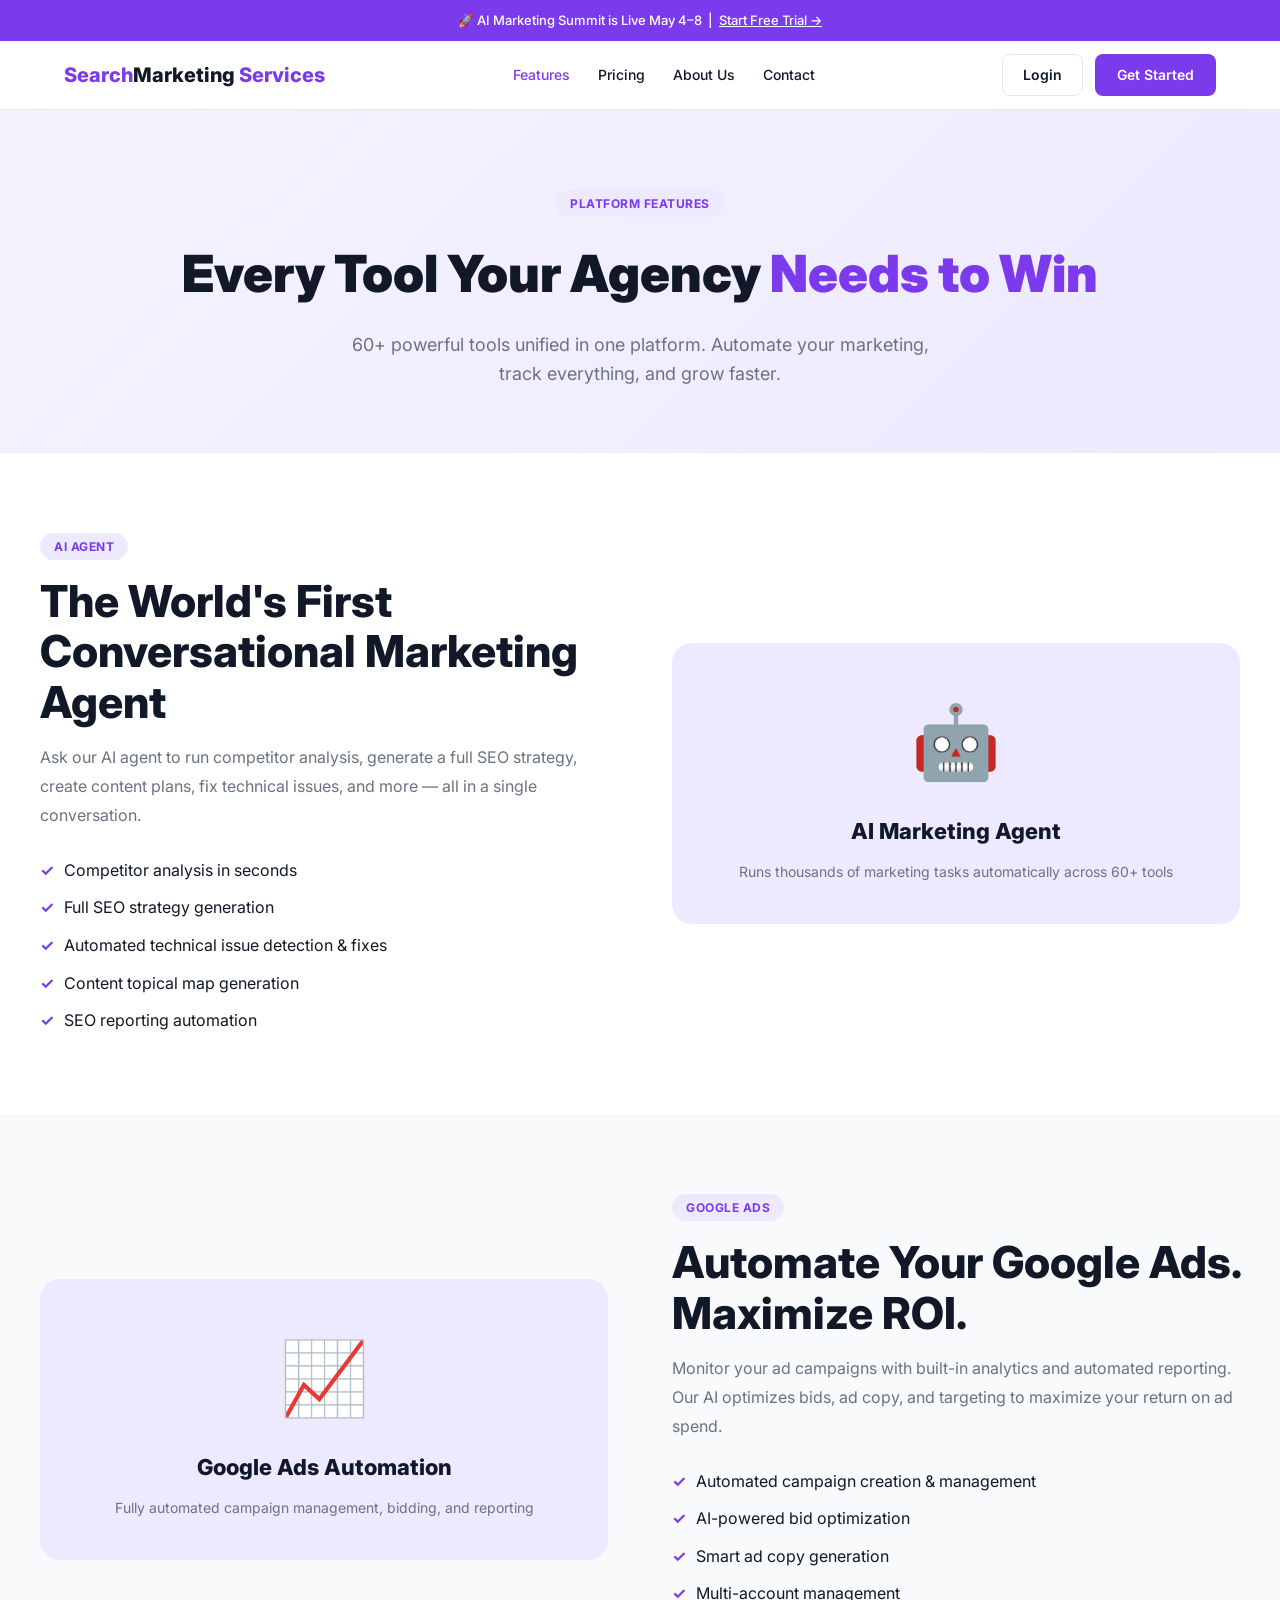
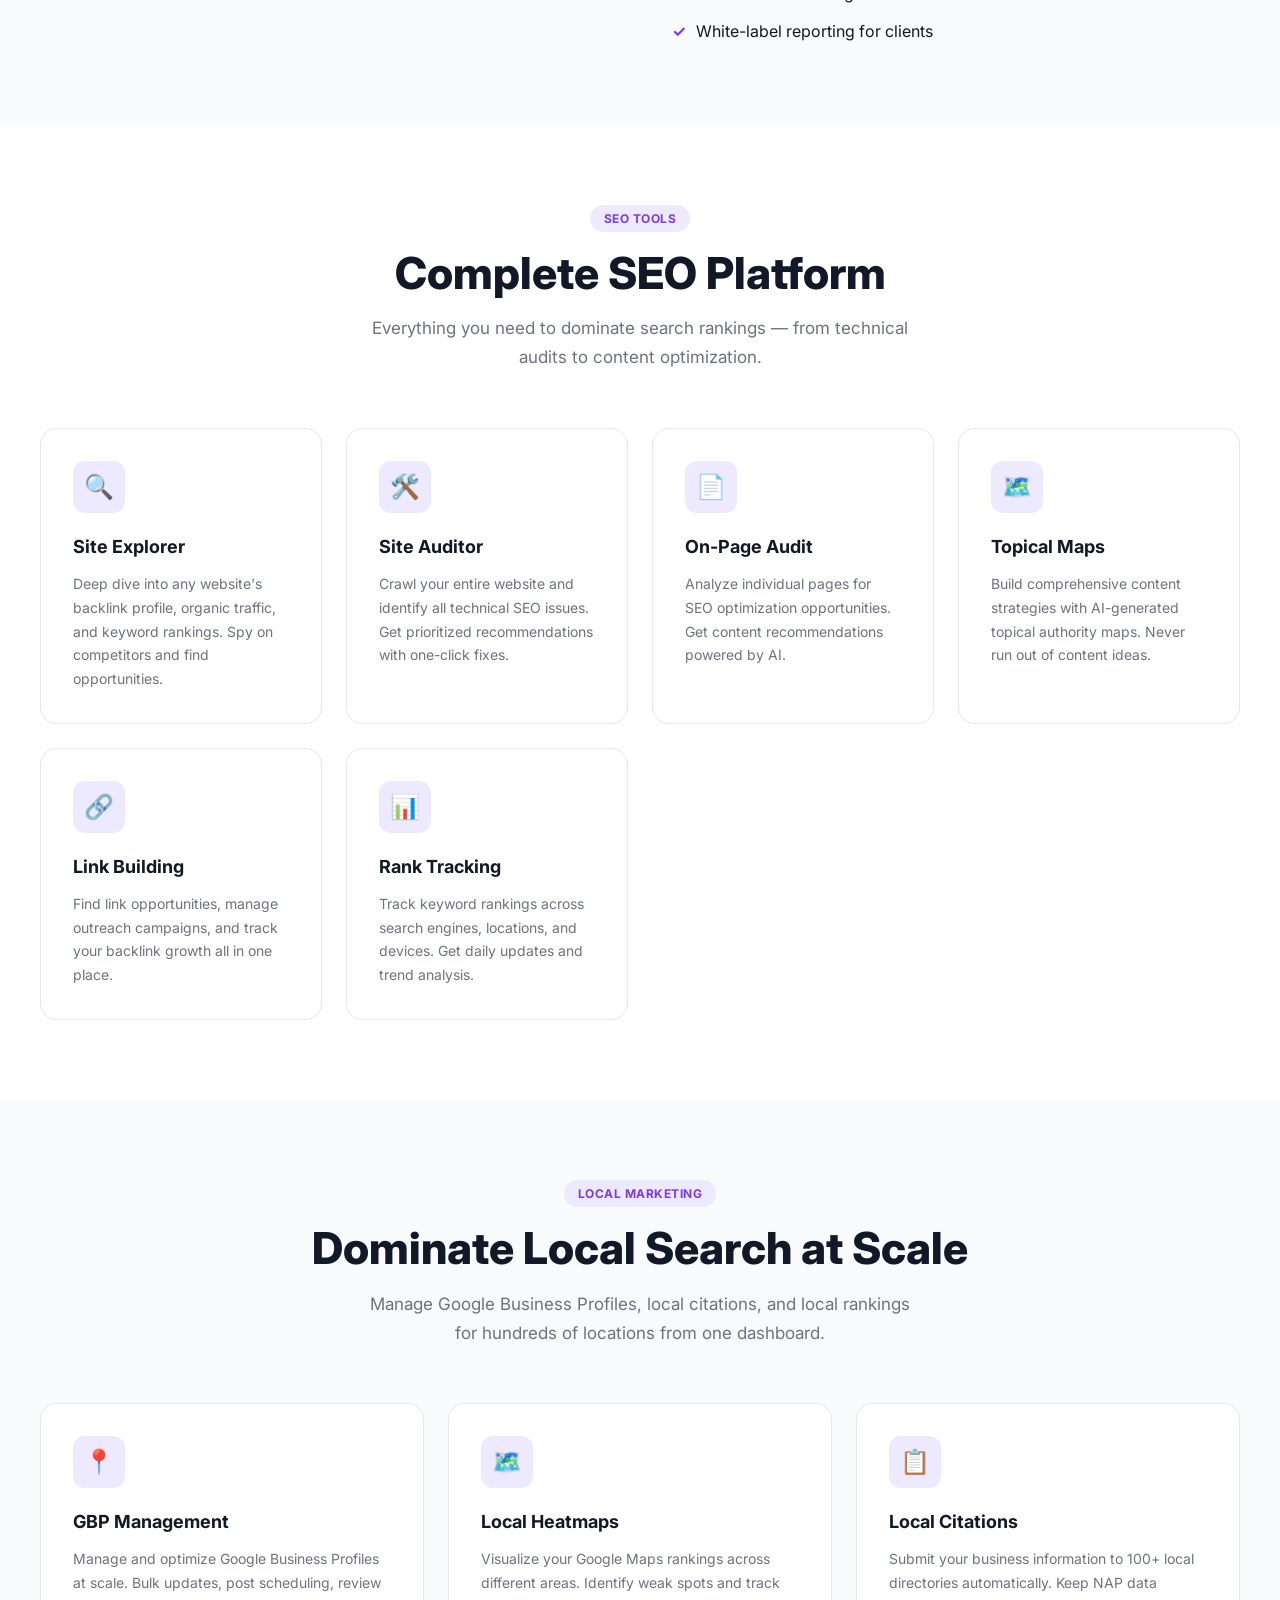
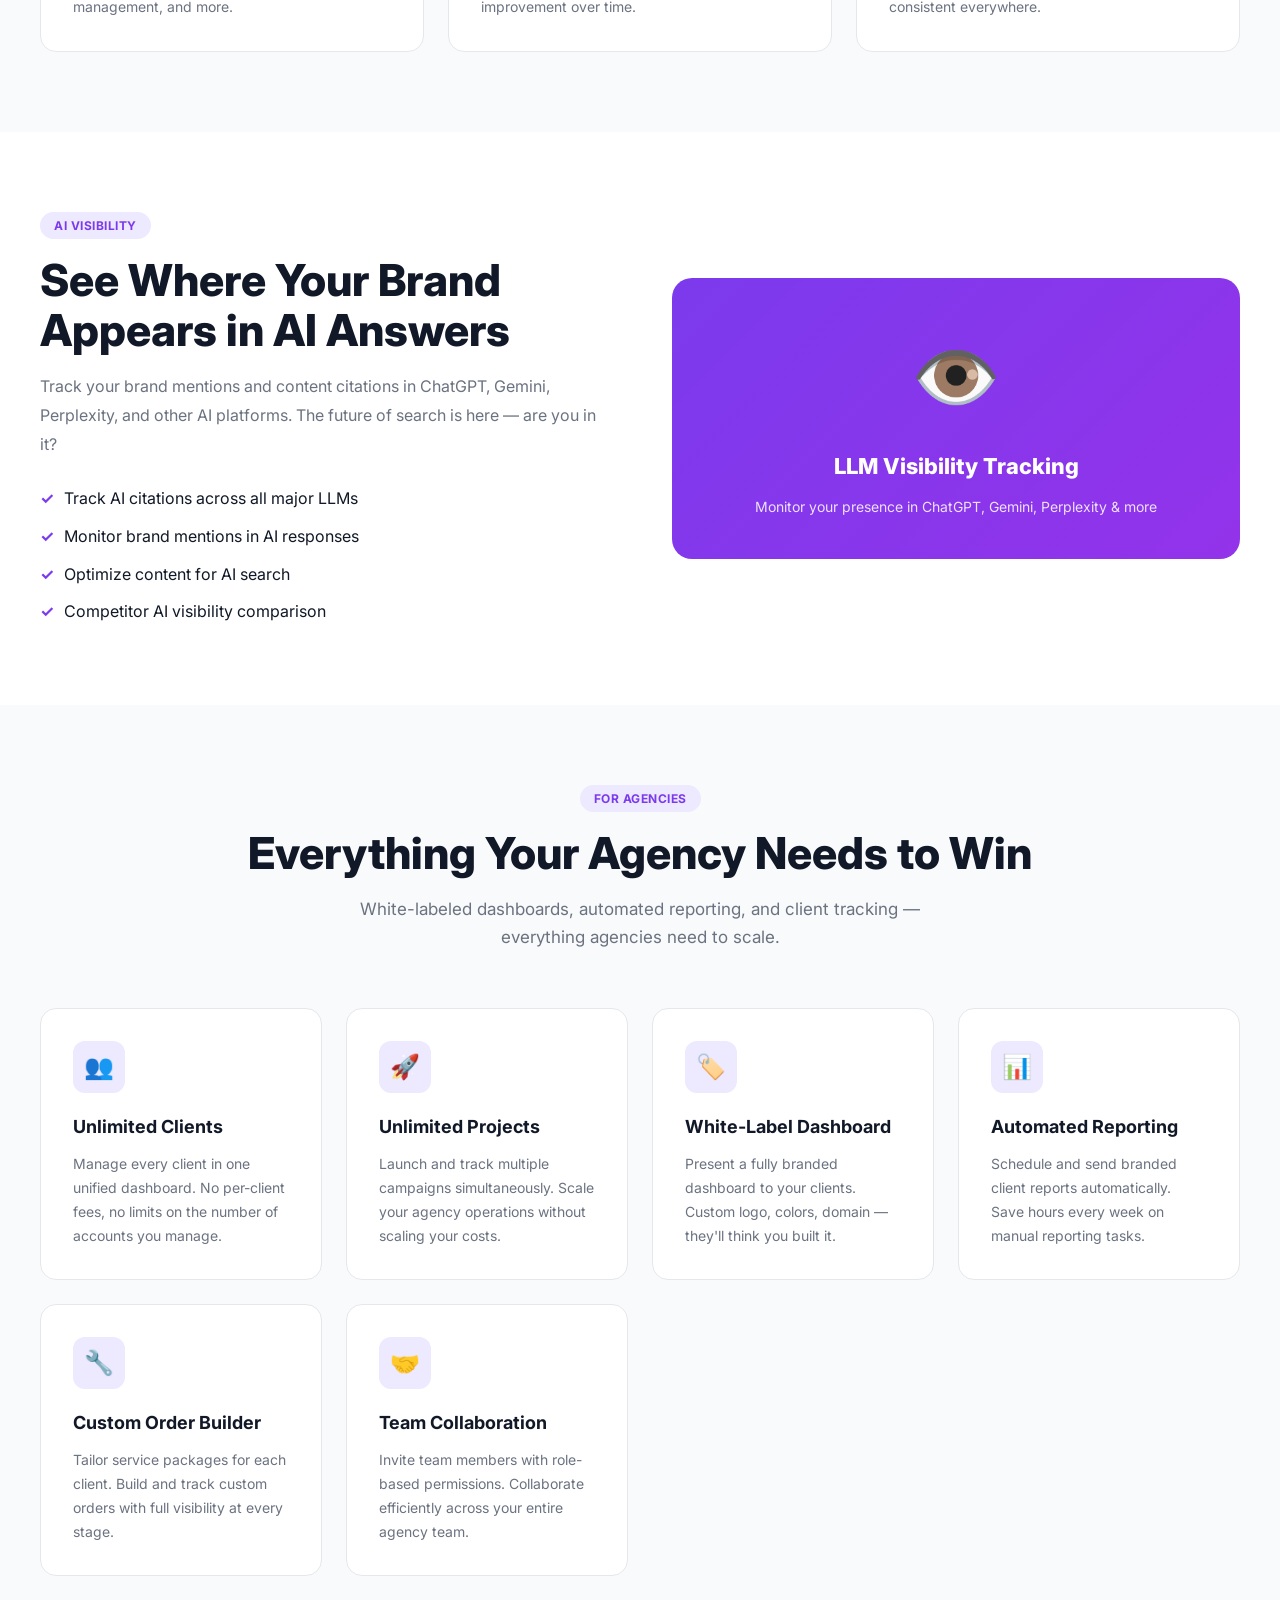
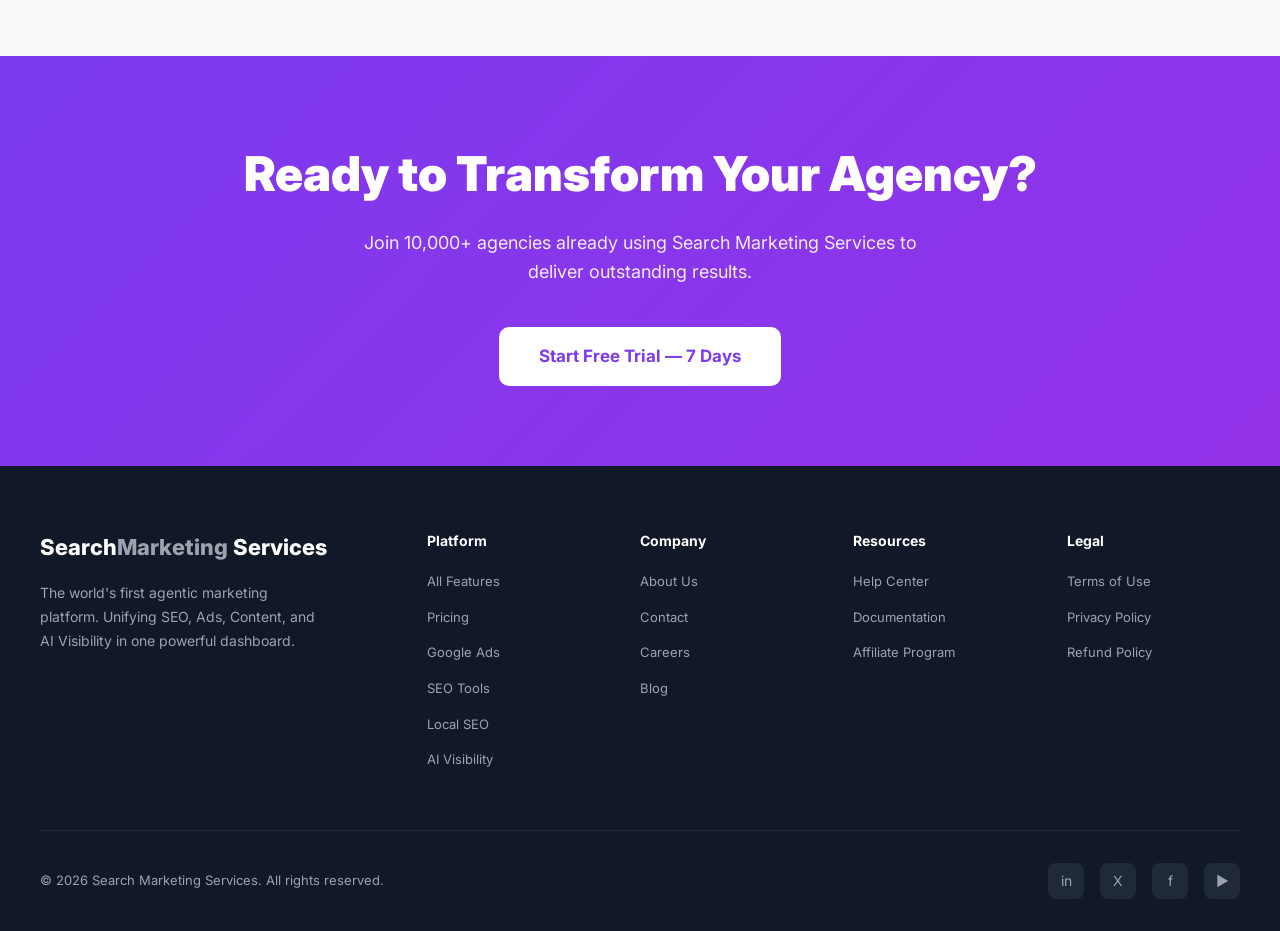
<file: features/index.html>
<!DOCTYPE html>
<html lang="en">
<head>
  <!-- Google Tag Manager -->
  <script>(function(w,d,s,l,i){w[l]=w[l]||[];w[l].push({'gtm.start':
new Date().getTime(),event:'gtm.js'});var f=d.getElementsByTagName(s)[0],
j=d.createElement(s),dl=l!='dataLayer'?'&l='+l:'';j.async=true;j.src=
'https://www.googletagmanager.com/gtm.js?id='+i+dl;f.parentNode.insertBefore(j,f);
})(window,document,'script','dataLayer','GTM-KKCHXWNK');</script>
  <!-- End Google Tag Manager -->

  <meta charset="UTF-8" />
  <meta name="viewport" content="width=device-width, initial-scale=1.0" />
  <title>Features — Search Marketing Services</title>
  <link rel="stylesheet" href="../style.css" />

  <!-- Google Ads + GA4 -->
  <script async src="https://www.googletagmanager.com/gtag/js?id=AW-18141674968"></script>
  <script>
    window.dataLayer = window.dataLayer || [];
    function gtag(){dataLayer.push(arguments);}
    gtag('js', new Date());
    gtag('config', 'AW-18141674968');
    gtag('config', 'GT-5RMBR667');
  </script>
</head>
<body>
<!-- Google Tag Manager (noscript) -->
<noscript><iframe src="https://www.googletagmanager.com/ns.html?id=GTM-KKCHXWNK"
height="0" width="0" style="display:none;visibility:hidden"></iframe></noscript>

<div class="topbar">🚀 AI Marketing Summit is Live May 4–8 &nbsp;|&nbsp; <a href="../pricing/">Start Free Trial →</a></div>
<nav>
  <div class="nav-inner">
    <a href="../" class="logo">Search<span>Marketing</span> Services</a>
    <div class="nav-links">
      <a href="../features/" style="color:var(--purple)">Features</a>
      <a href="../pricing/">Pricing</a>
      <a href="../about/">About Us</a>
      <a href="../contact/">Contact</a>
    </div>
    <div class="nav-actions">
      <a href="../contact/" class="btn btn-outline">Login</a>
      <a href="../pricing/" class="btn btn-primary">Get Started</a>
    </div>
  </div>
</nav>

<div class="page-hero">
  <div class="container">
    <span class="section-tag">Platform Features</span>
    <h1>Every Tool Your Agency <span style="color:var(--purple)">Needs to Win</span></h1>
    <p>60+ powerful tools unified in one platform. Automate your marketing, track everything, and grow faster.</p>
  </div>
</div>

<!-- AI Agent -->
<section id="ai">
  <div class="container">
    <div style="display:grid; grid-template-columns:1fr 1fr; gap:64px; align-items:center;">
      <div>
        <span class="section-tag">AI Agent</span>
        <h2 class="section-title">The World's First Conversational Marketing Agent</h2>
        <p style="color:var(--gray); font-size:16px; line-height:1.8; margin-bottom:28px;">Ask our AI agent to run competitor analysis, generate a full SEO strategy, create content plans, fix technical issues, and more — all in a single conversation.</p>
        <ul style="display:flex; flex-direction:column; gap:12px;">
          <li style="display:flex; gap:10px; align-items:flex-start;"><span class="check">✓</span><span>Competitor analysis in seconds</span></li>
          <li style="display:flex; gap:10px; align-items:flex-start;"><span class="check">✓</span><span>Full SEO strategy generation</span></li>
          <li style="display:flex; gap:10px; align-items:flex-start;"><span class="check">✓</span><span>Automated technical issue detection & fixes</span></li>
          <li style="display:flex; gap:10px; align-items:flex-start;"><span class="check">✓</span><span>Content topical map generation</span></li>
          <li style="display:flex; gap:10px; align-items:flex-start;"><span class="check">✓</span><span>SEO reporting automation</span></li>
        </ul>
      </div>
      <div style="background:var(--purple-bg2); border-radius:20px; padding:40px; text-align:center;">
        <div style="font-size:72px; margin-bottom:16px;">🤖</div>
        <h3 style="font-size:22px; font-weight:800; margin-bottom:12px;">AI Marketing Agent</h3>
        <p style="color:var(--gray); font-size:14px;">Runs thousands of marketing tasks automatically across 60+ tools</p>
      </div>
    </div>
  </div>
</section>

<!-- Google Ads -->
<section id="ads" style="background:var(--light-gray);">
  <div class="container">
    <div style="display:grid; grid-template-columns:1fr 1fr; gap:64px; align-items:center;">
      <div style="background:var(--purple-bg2); border-radius:20px; padding:40px; text-align:center;">
        <div style="font-size:72px; margin-bottom:16px;">📈</div>
        <h3 style="font-size:22px; font-weight:800; margin-bottom:12px;">Google Ads Automation</h3>
        <p style="color:var(--gray); font-size:14px;">Fully automated campaign management, bidding, and reporting</p>
      </div>
      <div>
        <span class="section-tag">Google Ads</span>
        <h2 class="section-title">Automate Your Google Ads. Maximize ROI.</h2>
        <p style="color:var(--gray); font-size:16px; line-height:1.8; margin-bottom:28px;">Monitor your ad campaigns with built-in analytics and automated reporting. Our AI optimizes bids, ad copy, and targeting to maximize your return on ad spend.</p>
        <ul style="display:flex; flex-direction:column; gap:12px;">
          <li style="display:flex; gap:10px; align-items:flex-start;"><span class="check">✓</span><span>Automated campaign creation & management</span></li>
          <li style="display:flex; gap:10px; align-items:flex-start;"><span class="check">✓</span><span>AI-powered bid optimization</span></li>
          <li style="display:flex; gap:10px; align-items:flex-start;"><span class="check">✓</span><span>Smart ad copy generation</span></li>
          <li style="display:flex; gap:10px; align-items:flex-start;"><span class="check">✓</span><span>Multi-account management</span></li>
          <li style="display:flex; gap:10px; align-items:flex-start;"><span class="check">✓</span><span>White-label reporting for clients</span></li>
        </ul>
      </div>
    </div>
  </div>
</section>

<!-- SEO -->
<section id="seo">
  <div class="container">
    <div class="text-center" style="margin-bottom:56px;">
      <span class="section-tag">SEO Tools</span>
      <h2 class="section-title">Complete SEO Platform</h2>
      <p class="section-sub">Everything you need to dominate search rankings — from technical audits to content optimization.</p>
    </div>
    <div class="features-grid">
      <div class="feature-card">
        <div class="feature-icon">🔍</div>
        <h3>Site Explorer</h3>
        <p>Deep dive into any website's backlink profile, organic traffic, and keyword rankings. Spy on competitors and find opportunities.</p>
      </div>
      <div class="feature-card">
        <div class="feature-icon">🛠️</div>
        <h3>Site Auditor</h3>
        <p>Crawl your entire website and identify all technical SEO issues. Get prioritized recommendations with one-click fixes.</p>
      </div>
      <div class="feature-card">
        <div class="feature-icon">📄</div>
        <h3>On-Page Audit</h3>
        <p>Analyze individual pages for SEO optimization opportunities. Get content recommendations powered by AI.</p>
      </div>
      <div class="feature-card">
        <div class="feature-icon">🗺️</div>
        <h3>Topical Maps</h3>
        <p>Build comprehensive content strategies with AI-generated topical authority maps. Never run out of content ideas.</p>
      </div>
      <div class="feature-card">
        <div class="feature-icon">🔗</div>
        <h3>Link Building</h3>
        <p>Find link opportunities, manage outreach campaigns, and track your backlink growth all in one place.</p>
      </div>
      <div class="feature-card">
        <div class="feature-icon">📊</div>
        <h3>Rank Tracking</h3>
        <p>Track keyword rankings across search engines, locations, and devices. Get daily updates and trend analysis.</p>
      </div>
    </div>
  </div>
</section>

<!-- Local SEO -->
<section id="local" style="background:var(--light-gray);">
  <div class="container">
    <div class="text-center" style="margin-bottom:56px;">
      <span class="section-tag">Local Marketing</span>
      <h2 class="section-title">Dominate Local Search at Scale</h2>
      <p class="section-sub">Manage Google Business Profiles, local citations, and local rankings for hundreds of locations from one dashboard.</p>
    </div>
    <div class="features-grid">
      <div class="feature-card">
        <div class="feature-icon">📍</div>
        <h3>GBP Management</h3>
        <p>Manage and optimize Google Business Profiles at scale. Bulk updates, post scheduling, review management, and more.</p>
      </div>
      <div class="feature-card">
        <div class="feature-icon">🗺️</div>
        <h3>Local Heatmaps</h3>
        <p>Visualize your Google Maps rankings across different areas. Identify weak spots and track improvement over time.</p>
      </div>
      <div class="feature-card">
        <div class="feature-icon">📋</div>
        <h3>Local Citations</h3>
        <p>Submit your business information to 100+ local directories automatically. Keep NAP data consistent everywhere.</p>
      </div>
    </div>
  </div>
</section>

<!-- AI Visibility -->
<section>
  <div class="container">
    <div style="display:grid; grid-template-columns:1fr 1fr; gap:64px; align-items:center;">
      <div>
        <span class="section-tag">AI Visibility</span>
        <h2 class="section-title">See Where Your Brand Appears in AI Answers</h2>
        <p style="color:var(--gray); font-size:16px; line-height:1.8; margin-bottom:28px;">Track your brand mentions and content citations in ChatGPT, Gemini, Perplexity, and other AI platforms. The future of search is here — are you in it?</p>
        <ul style="display:flex; flex-direction:column; gap:12px;">
          <li style="display:flex; gap:10px; align-items:flex-start;"><span class="check">✓</span><span>Track AI citations across all major LLMs</span></li>
          <li style="display:flex; gap:10px; align-items:flex-start;"><span class="check">✓</span><span>Monitor brand mentions in AI responses</span></li>
          <li style="display:flex; gap:10px; align-items:flex-start;"><span class="check">✓</span><span>Optimize content for AI search</span></li>
          <li style="display:flex; gap:10px; align-items:flex-start;"><span class="check">✓</span><span>Competitor AI visibility comparison</span></li>
        </ul>
      </div>
      <div style="background: linear-gradient(135deg, var(--purple) 0%, #9333EA 100%); border-radius:20px; padding:40px; text-align:center; color:white;">
        <div style="font-size:72px; margin-bottom:16px;">👁️</div>
        <h3 style="font-size:22px; font-weight:800; margin-bottom:12px;">LLM Visibility Tracking</h3>
        <p style="opacity:.85; font-size:14px;">Monitor your presence in ChatGPT, Gemini, Perplexity & more</p>
      </div>
    </div>
  </div>
</section>

<!-- Agency Features -->
<section style="background:var(--light-gray);">
  <div class="container">
    <div class="text-center" style="margin-bottom:56px;">
      <span class="section-tag">For Agencies</span>
      <h2 class="section-title">Everything Your Agency Needs to Win</h2>
      <p class="section-sub">White-labeled dashboards, automated reporting, and client tracking — everything agencies need to scale.</p>
    </div>
    <div class="features-grid">
      <div class="feature-card">
        <div class="feature-icon">👥</div>
        <h3>Unlimited Clients</h3>
        <p>Manage every client in one unified dashboard. No per-client fees, no limits on the number of accounts you manage.</p>
      </div>
      <div class="feature-card">
        <div class="feature-icon">🚀</div>
        <h3>Unlimited Projects</h3>
        <p>Launch and track multiple campaigns simultaneously. Scale your agency operations without scaling your costs.</p>
      </div>
      <div class="feature-card">
        <div class="feature-icon">🏷️</div>
        <h3>White-Label Dashboard</h3>
        <p>Present a fully branded dashboard to your clients. Custom logo, colors, domain — they'll think you built it.</p>
      </div>
      <div class="feature-card">
        <div class="feature-icon">📊</div>
        <h3>Automated Reporting</h3>
        <p>Schedule and send branded client reports automatically. Save hours every week on manual reporting tasks.</p>
      </div>
      <div class="feature-card">
        <div class="feature-icon">🔧</div>
        <h3>Custom Order Builder</h3>
        <p>Tailor service packages for each client. Build and track custom orders with full visibility at every stage.</p>
      </div>
      <div class="feature-card">
        <div class="feature-icon">🤝</div>
        <h3>Team Collaboration</h3>
        <p>Invite team members with role-based permissions. Collaborate efficiently across your entire agency team.</p>
      </div>
    </div>
  </div>
</section>

<section class="cta-band">
  <div class="container">
    <h2>Ready to Transform Your Agency?</h2>
    <p>Join 10,000+ agencies already using Search Marketing Services to deliver outstanding results.</p>
    <a href="../pricing/" class="btn btn-white btn-xl">Start Free Trial — 7 Days</a>
  </div>
</section>

<footer>
  <div class="footer-grid">
    <div class="footer-brand">
      <div class="logo">Search<span style="color:#9CA3AF">Marketing</span> Services</div>
      <p>The world's first agentic marketing platform. Unifying SEO, Ads, Content, and AI Visibility in one powerful dashboard.</p>
    </div>
    <div class="footer-col"><h4>Platform</h4><ul><li><a href="../features/">All Features</a></li><li><a href="../pricing/">Pricing</a></li><li><a href="../features/#ads">Google Ads</a></li><li><a href="../features/#seo">SEO Tools</a></li><li><a href="../features/#local">Local SEO</a></li><li><a href="../features/#ai">AI Visibility</a></li></ul></div>
    <div class="footer-col"><h4>Company</h4><ul><li><a href="../about/">About Us</a></li><li><a href="../contact/">Contact</a></li><li><a href="#">Careers</a></li><li><a href="#">Blog</a></li></ul></div>
    <div class="footer-col"><h4>Resources</h4><ul><li><a href="#">Help Center</a></li><li><a href="#">Documentation</a></li><li><a href="#">Affiliate Program</a></li></ul></div>
    <div class="footer-col"><h4>Legal</h4><ul><li><a href="#">Terms of Use</a></li><li><a href="#">Privacy Policy</a></li><li><a href="#">Refund Policy</a></li></ul></div>
  </div>
  <div class="footer-bottom">
    <p>© 2026 Search Marketing Services. All rights reserved.</p>
    <div class="footer-social"><a href="#" title="LinkedIn">in</a><a href="#" title="Twitter">X</a><a href="#" title="Facebook">f</a><a href="#" title="YouTube">▶</a></div>
  </div>
</footer>
<script src="../tracking.js"></script>
</body>
</html>
</file>
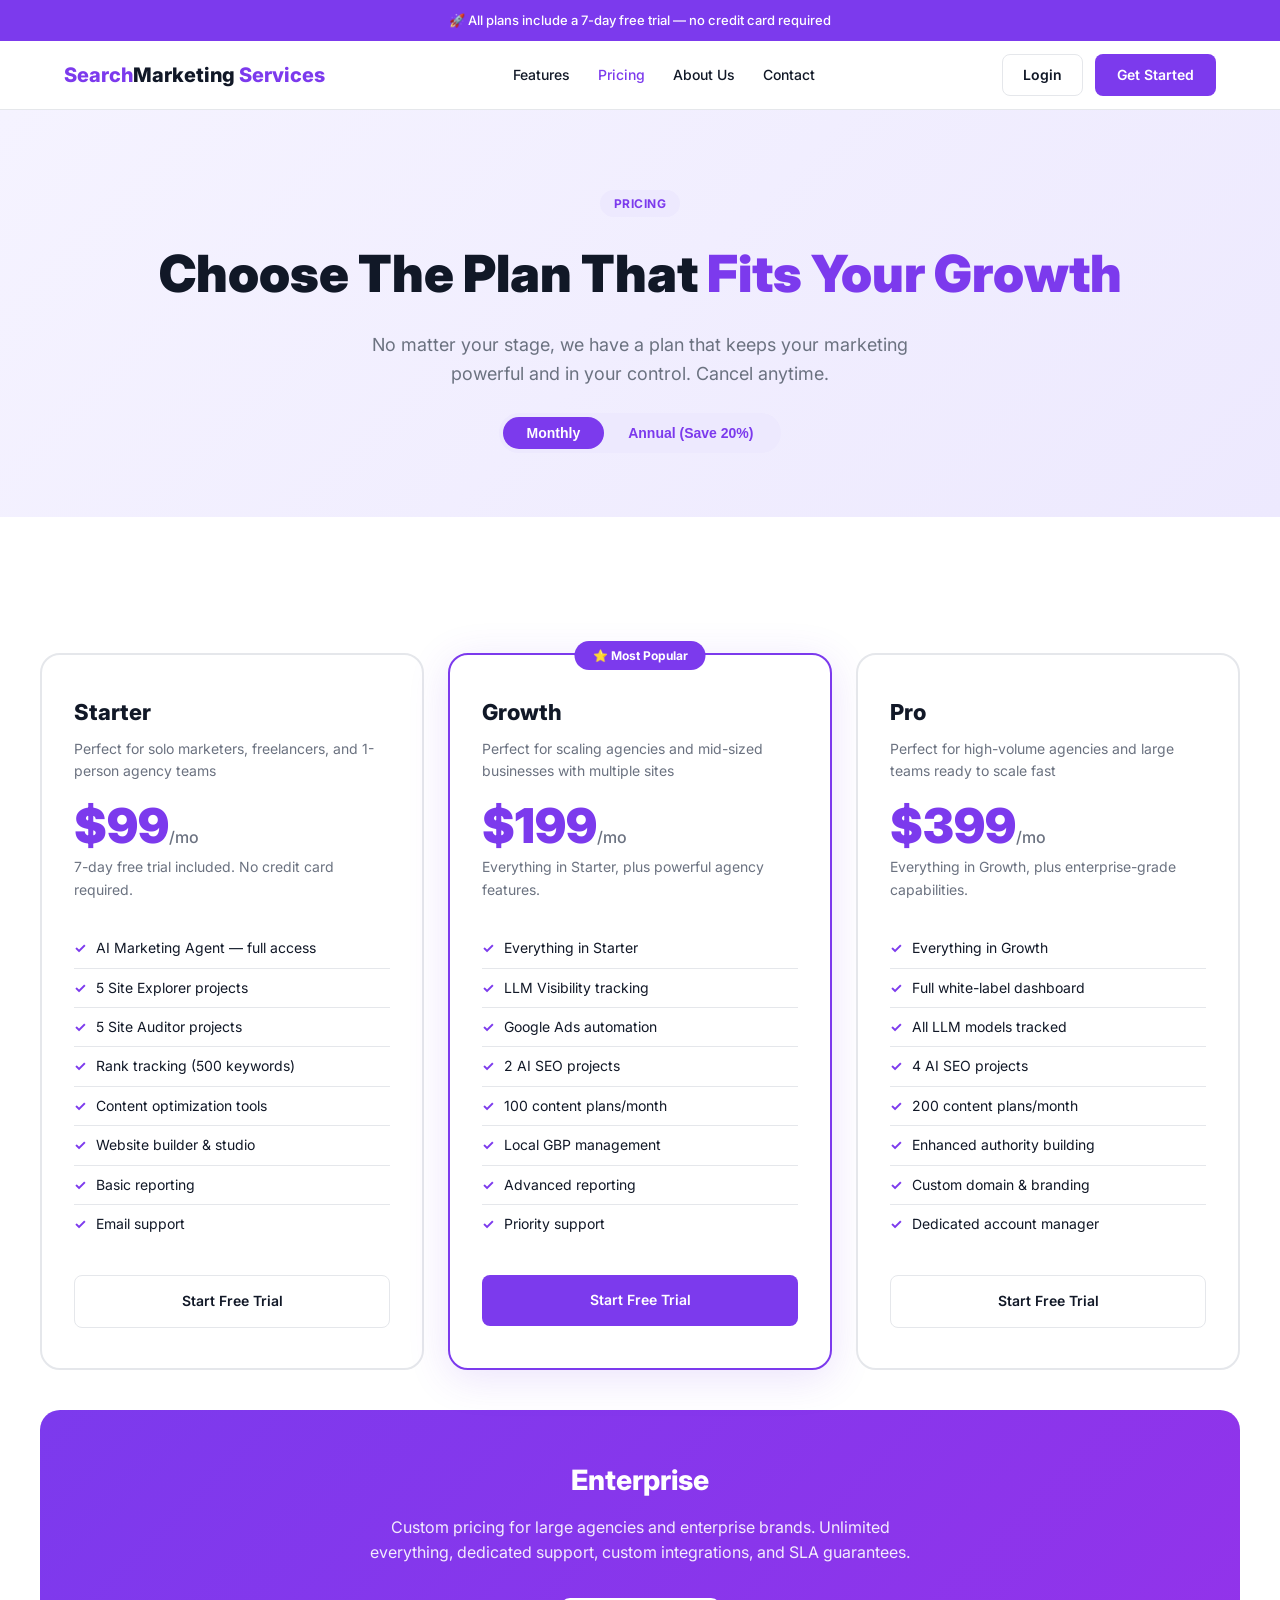
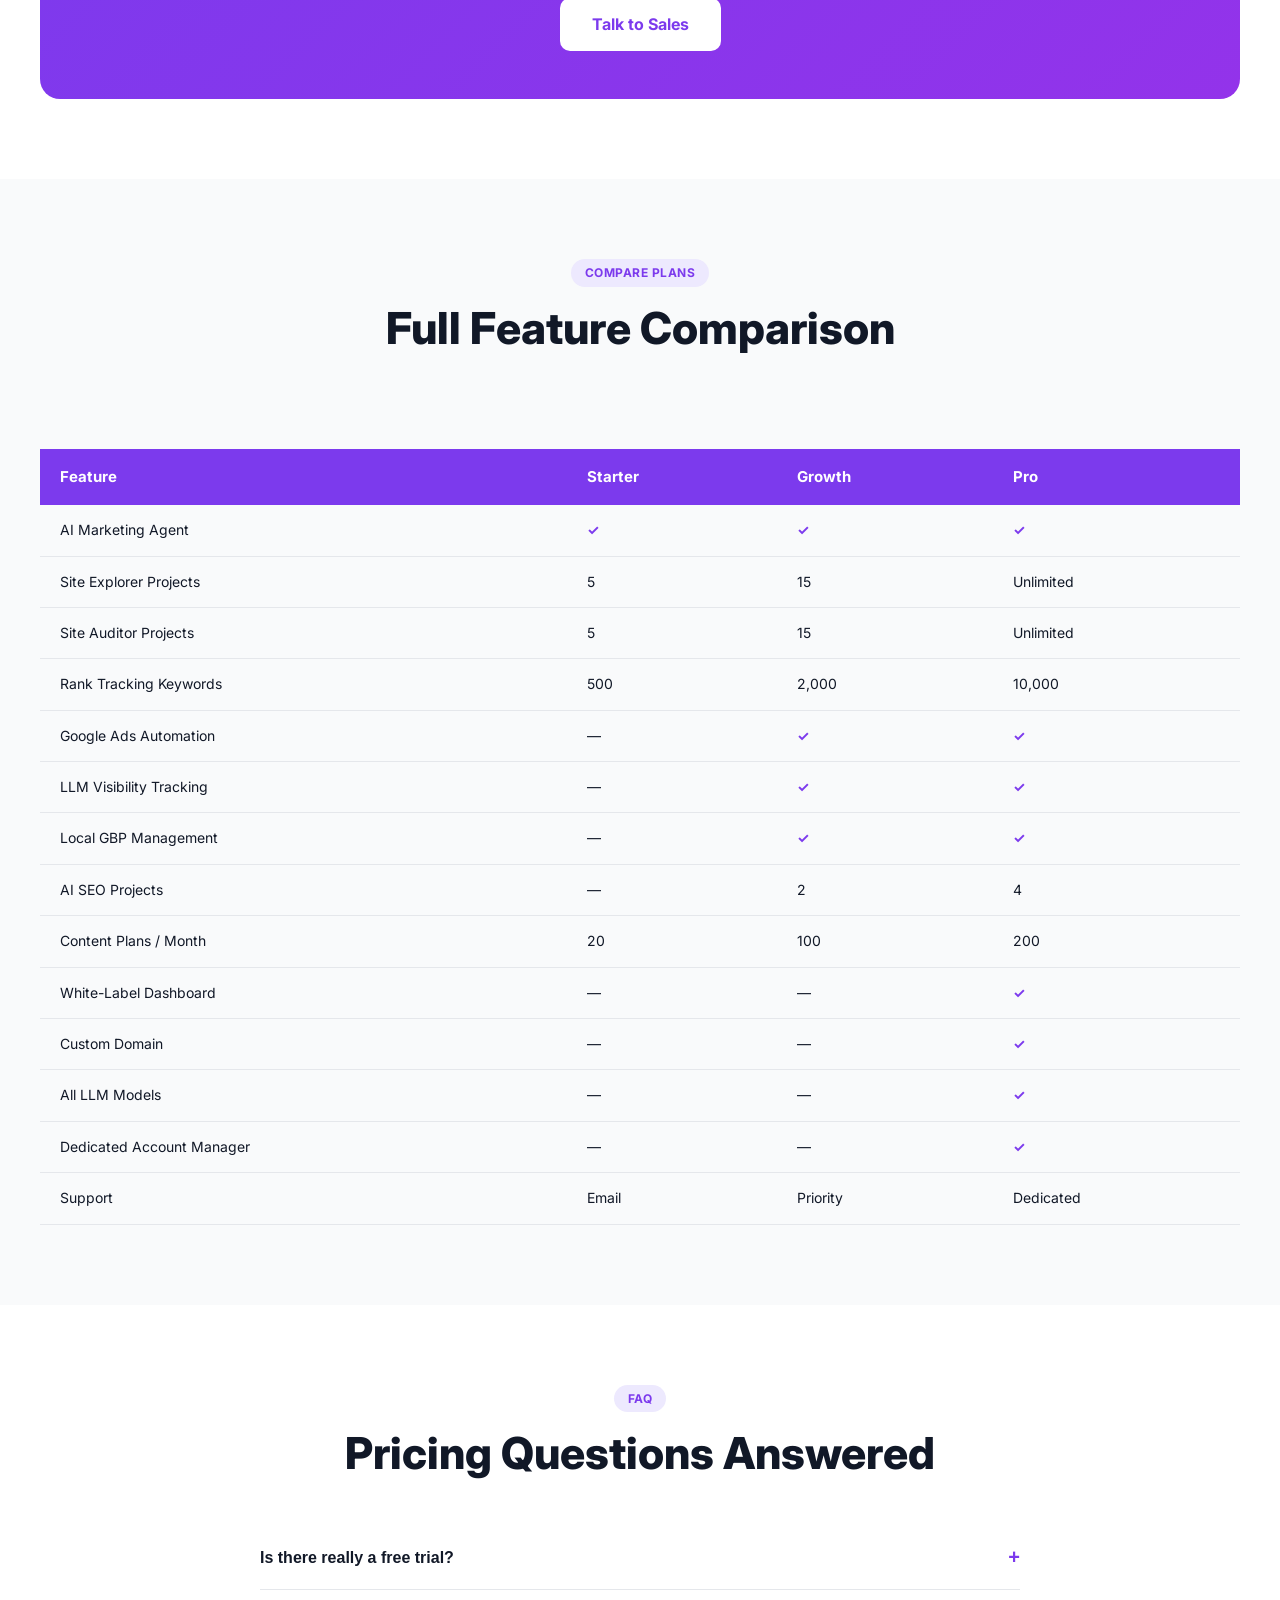
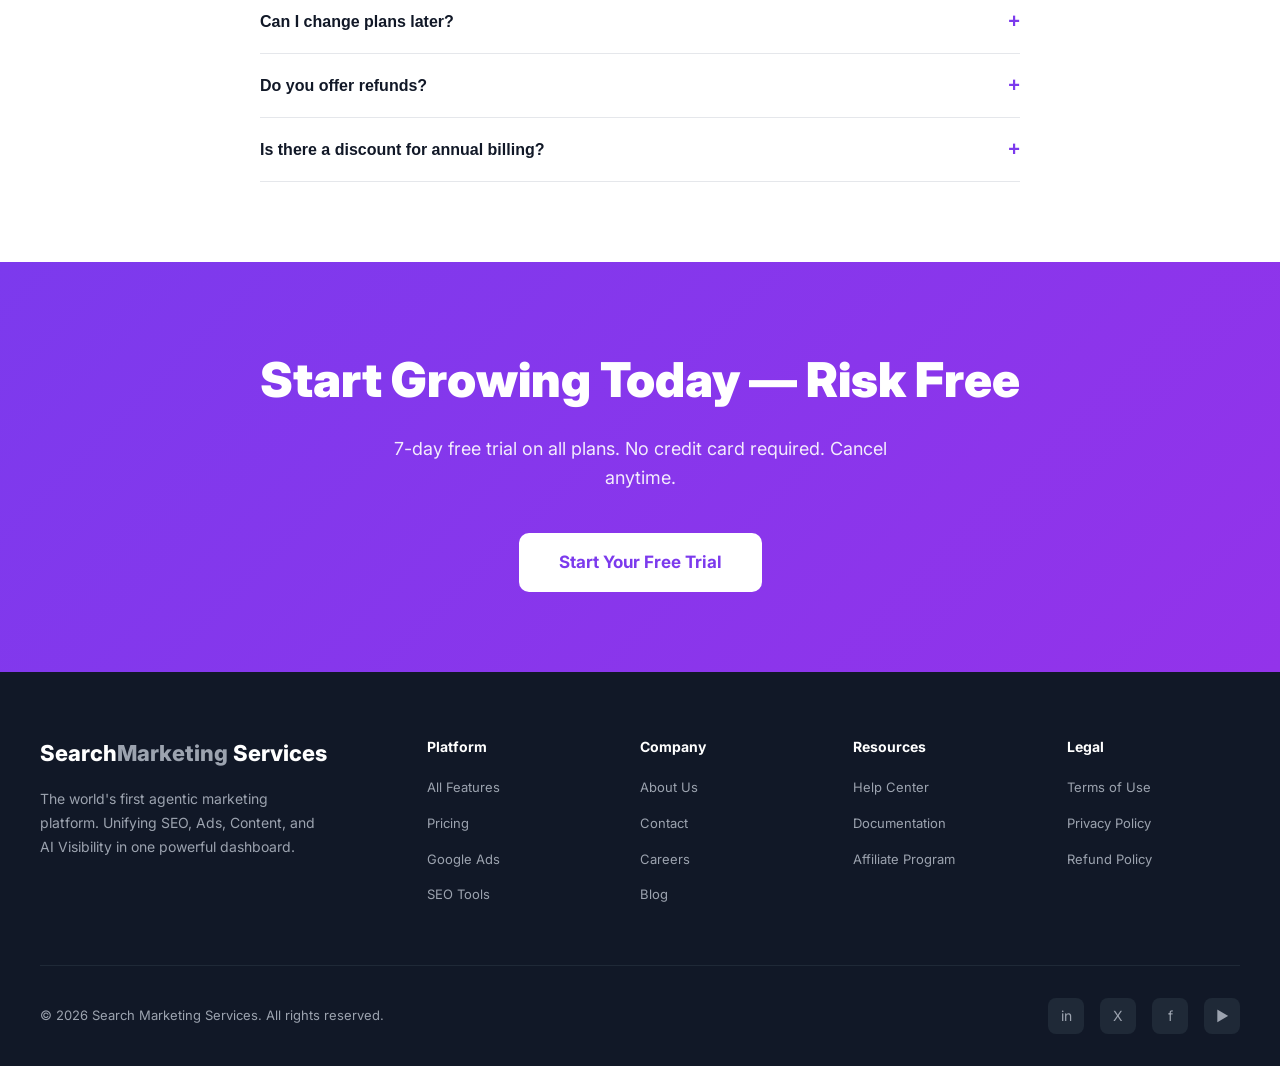
<file: pricing/index.html>
<!DOCTYPE html>
<html lang="en">
<head>
  <!-- Google Tag Manager -->
  <script>(function(w,d,s,l,i){w[l]=w[l]||[];w[l].push({'gtm.start':
new Date().getTime(),event:'gtm.js'});var f=d.getElementsByTagName(s)[0],
j=d.createElement(s),dl=l!='dataLayer'?'&l='+l:'';j.async=true;j.src=
'https://www.googletagmanager.com/gtm.js?id='+i+dl;f.parentNode.insertBefore(j,f);
})(window,document,'script','dataLayer','GTM-KKCHXWNK');</script>
  <!-- End Google Tag Manager -->

  <meta charset="UTF-8" />
  <meta name="viewport" content="width=device-width, initial-scale=1.0" />
  <title>Pricing — Search Marketing Services</title>
  <link rel="stylesheet" href="../style.css" />

  <!-- Google Ads + GA4 -->
  <script async src="https://www.googletagmanager.com/gtag/js?id=AW-18141674968"></script>
  <script>
    window.dataLayer = window.dataLayer || [];
    function gtag(){dataLayer.push(arguments);}
    gtag('js', new Date());
    gtag('config', 'AW-18141674968');
    gtag('config', 'GT-5RMBR667');
  </script>
</head>
<body>
<!-- Google Tag Manager (noscript) -->
<noscript><iframe src="https://www.googletagmanager.com/ns.html?id=GTM-KKCHXWNK"
height="0" width="0" style="display:none;visibility:hidden"></iframe></noscript>

<div class="topbar">🚀 All plans include a 7-day free trial — no credit card required</div>
<nav>
  <div class="nav-inner">
    <a href="../" class="logo">Search<span>Marketing</span> Services</a>
    <div class="nav-links">
      <a href="../features/">Features</a>
      <a href="../pricing/" style="color:var(--purple)">Pricing</a>
      <a href="../about/">About Us</a>
      <a href="../contact/">Contact</a>
    </div>
    <div class="nav-actions">
      <a href="../contact/" class="btn btn-outline">Login</a>
      <a href="#plans" class="btn btn-primary">Get Started</a>
    </div>
  </div>
</nav>

<div class="page-hero">
  <div class="container">
    <span class="section-tag">Pricing</span>
    <h1>Choose The Plan That <span style="color:var(--purple)">Fits Your Growth</span></h1>
    <p>No matter your stage, we have a plan that keeps your marketing powerful and in your control. Cancel anytime.</p>
    <div style="margin-top:24px; display:inline-flex; background:var(--purple-bg2); border-radius:100px; padding:4px;">
      <button onclick="setBilling('monthly')" id="btn-monthly" style="padding:8px 24px; border-radius:100px; border:none; font-size:14px; font-weight:600; cursor:pointer; background:var(--purple); color:white;">Monthly</button>
      <button onclick="setBilling('annual')" id="btn-annual" style="padding:8px 24px; border-radius:100px; border:none; font-size:14px; font-weight:600; cursor:pointer; background:transparent; color:var(--purple);">Annual (Save 20%)</button>
    </div>
  </div>
</div>

<!-- Plans -->
<section id="plans">
  <div class="container">
    <div class="pricing-grid">
      <!-- Starter -->
      <div class="pricing-card">
        <h3>Starter</h3>
        <p style="color:var(--gray); font-size:14px;">Perfect for solo marketers, freelancers, and 1-person agency teams</p>
        <div class="price" id="price-starter">$99<span>/mo</span></div>
        <p class="desc">7-day free trial included. No credit card required.</p>
        <ul class="pricing-features">
          <li><span class="check">✓</span> AI Marketing Agent — full access</li>
          <li><span class="check">✓</span> 5 Site Explorer projects</li>
          <li><span class="check">✓</span> 5 Site Auditor projects</li>
          <li><span class="check">✓</span> Rank tracking (500 keywords)</li>
          <li><span class="check">✓</span> Content optimization tools</li>
          <li><span class="check">✓</span> Website builder & studio</li>
          <li><span class="check">✓</span> Basic reporting</li>
          <li><span class="check">✓</span> Email support</li>
        </ul>
        <a href="../contact/" class="btn btn-outline" style="width:100%; justify-content:center; padding:14px;" onclick="trackCTA('begin_checkout','Pricing - Starter Plan','../contact/')">Start Free Trial</a>
      </div>

      <!-- Growth (Popular) -->
      <div class="pricing-card popular">
        <div class="popular-badge">⭐ Most Popular</div>
        <h3>Growth</h3>
        <p style="color:var(--gray); font-size:14px;">Perfect for scaling agencies and mid-sized businesses with multiple sites</p>
        <div class="price" id="price-growth">$199<span>/mo</span></div>
        <p class="desc">Everything in Starter, plus powerful agency features.</p>
        <ul class="pricing-features">
          <li><span class="check">✓</span> Everything in Starter</li>
          <li><span class="check">✓</span> LLM Visibility tracking</li>
          <li><span class="check">✓</span> Google Ads automation</li>
          <li><span class="check">✓</span> 2 AI SEO projects</li>
          <li><span class="check">✓</span> 100 content plans/month</li>
          <li><span class="check">✓</span> Local GBP management</li>
          <li><span class="check">✓</span> Advanced reporting</li>
          <li><span class="check">✓</span> Priority support</li>
        </ul>
        <a href="../contact/" class="btn btn-primary" style="width:100%; justify-content:center; padding:14px;" onclick="trackCTA('begin_checkout','Pricing - Growth Plan','../contact/')">Start Free Trial</a>
      </div>

      <!-- Pro -->
      <div class="pricing-card">
        <h3>Pro</h3>
        <p style="color:var(--gray); font-size:14px;">Perfect for high-volume agencies and large teams ready to scale fast</p>
        <div class="price" id="price-pro">$399<span>/mo</span></div>
        <p class="desc">Everything in Growth, plus enterprise-grade capabilities.</p>
        <ul class="pricing-features">
          <li><span class="check">✓</span> Everything in Growth</li>
          <li><span class="check">✓</span> Full white-label dashboard</li>
          <li><span class="check">✓</span> All LLM models tracked</li>
          <li><span class="check">✓</span> 4 AI SEO projects</li>
          <li><span class="check">✓</span> 200 content plans/month</li>
          <li><span class="check">✓</span> Enhanced authority building</li>
          <li><span class="check">✓</span> Custom domain & branding</li>
          <li><span class="check">✓</span> Dedicated account manager</li>
        </ul>
        <a href="../contact/" class="btn btn-outline" style="width:100%; justify-content:center; padding:14px;" onclick="trackCTA('begin_checkout','Pricing - Pro Plan','../contact/')">Start Free Trial</a>
      </div>
    </div>

    <!-- Enterprise -->
    <div style="margin-top:40px; background:linear-gradient(135deg, var(--purple) 0%, #9333EA 100%); border-radius:20px; padding:48px; text-align:center; color:white;">
      <h3 style="font-size:28px; font-weight:800; margin-bottom:12px;">Enterprise</h3>
      <p style="opacity:.9; font-size:16px; max-width:560px; margin:0 auto 32px;">Custom pricing for large agencies and enterprise brands. Unlimited everything, dedicated support, custom integrations, and SLA guarantees.</p>
      <a href="../contact/" class="btn btn-white btn-lg" onclick="trackCTA('cta_click','Pricing - Enterprise Talk to Sales','../contact/')">Talk to Sales</a>
    </div>
  </div>
</section>

<!-- Feature Comparison -->
<section style="background:var(--light-gray);">
  <div class="container">
    <div class="text-center" style="margin-bottom:48px;">
      <span class="section-tag">Compare Plans</span>
      <h2 class="section-title">Full Feature Comparison</h2>
    </div>
    <div style="overflow-x:auto;">
      <table class="comparison-table">
        <thead>
          <tr>
            <th>Feature</th>
            <th>Starter</th>
            <th>Growth</th>
            <th>Pro</th>
          </tr>
        </thead>
        <tbody>
          <tr><td>AI Marketing Agent</td><td class="included">✓</td><td class="included">✓</td><td class="included">✓</td></tr>
          <tr><td>Site Explorer Projects</td><td>5</td><td>15</td><td>Unlimited</td></tr>
          <tr><td>Site Auditor Projects</td><td>5</td><td>15</td><td>Unlimited</td></tr>
          <tr><td>Rank Tracking Keywords</td><td>500</td><td>2,000</td><td>10,000</td></tr>
          <tr><td>Google Ads Automation</td><td>—</td><td class="included">✓</td><td class="included">✓</td></tr>
          <tr><td>LLM Visibility Tracking</td><td>—</td><td class="included">✓</td><td class="included">✓</td></tr>
          <tr><td>Local GBP Management</td><td>—</td><td class="included">✓</td><td class="included">✓</td></tr>
          <tr><td>AI SEO Projects</td><td>—</td><td>2</td><td>4</td></tr>
          <tr><td>Content Plans / Month</td><td>20</td><td>100</td><td>200</td></tr>
          <tr><td>White-Label Dashboard</td><td>—</td><td>—</td><td class="included">✓</td></tr>
          <tr><td>Custom Domain</td><td>—</td><td>—</td><td class="included">✓</td></tr>
          <tr><td>All LLM Models</td><td>—</td><td>—</td><td class="included">✓</td></tr>
          <tr><td>Dedicated Account Manager</td><td>—</td><td>—</td><td class="included">✓</td></tr>
          <tr><td>Support</td><td>Email</td><td>Priority</td><td>Dedicated</td></tr>
        </tbody>
      </table>
    </div>
  </div>
</section>

<!-- FAQ -->
<section>
  <div class="container">
    <div class="text-center"><span class="section-tag">FAQ</span><h2 class="section-title">Pricing Questions Answered</h2></div>
    <div class="faq-list">
      <div class="faq-item">
        <button class="faq-q" onclick="toggleFaq(this)">Is there really a free trial? <span class="faq-icon">+</span></button>
        <div class="faq-a">Yes — every plan starts with a 7-day free trial. No credit card required to start. You get full access to all features in your chosen plan.</div>
      </div>
      <div class="faq-item">
        <button class="faq-q" onclick="toggleFaq(this)">Can I change plans later? <span class="faq-icon">+</span></button>
        <div class="faq-a">Absolutely. You can upgrade, downgrade, or cancel at any time from your account settings. Changes take effect at the next billing cycle.</div>
      </div>
      <div class="faq-item">
        <button class="faq-q" onclick="toggleFaq(this)">Do you offer refunds? <span class="faq-icon">+</span></button>
        <div class="faq-a">Yes. We offer a 30-day money-back guarantee. If you're not satisfied within the first 30 days, contact us for a full refund.</div>
      </div>
      <div class="faq-item">
        <button class="faq-q" onclick="toggleFaq(this)">Is there a discount for annual billing? <span class="faq-icon">+</span></button>
        <div class="faq-a">Yes — choosing annual billing gives you 2 months free (20% savings) compared to monthly billing.</div>
      </div>
    </div>
  </div>
</section>

<section class="cta-band">
  <div class="container">
    <h2>Start Growing Today — Risk Free</h2>
    <p>7-day free trial on all plans. No credit card required. Cancel anytime.</p>
    <a href="../contact/" class="btn btn-white btn-xl" onclick="trackCTA('cta_click','Pricing CTA Band - Start Free Trial','../contact/')">Start Your Free Trial</a>
  </div>
</section>

<footer>
  <div class="footer-grid">
    <div class="footer-brand"><div class="logo">Search<span style="color:#9CA3AF">Marketing</span> Services</div><p>The world's first agentic marketing platform. Unifying SEO, Ads, Content, and AI Visibility in one powerful dashboard.</p></div>
    <div class="footer-col"><h4>Platform</h4><ul><li><a href="../features/">All Features</a></li><li><a href="../pricing/">Pricing</a></li><li><a href="../features/#ads">Google Ads</a></li><li><a href="../features/#seo">SEO Tools</a></li></ul></div>
    <div class="footer-col"><h4>Company</h4><ul><li><a href="../about/">About Us</a></li><li><a href="../contact/">Contact</a></li><li><a href="#">Careers</a></li><li><a href="#">Blog</a></li></ul></div>
    <div class="footer-col"><h4>Resources</h4><ul><li><a href="#">Help Center</a></li><li><a href="#">Documentation</a></li><li><a href="#">Affiliate Program</a></li></ul></div>
    <div class="footer-col"><h4>Legal</h4><ul><li><a href="#">Terms of Use</a></li><li><a href="#">Privacy Policy</a></li><li><a href="#">Refund Policy</a></li></ul></div>
  </div>
  <div class="footer-bottom">
    <p>© 2026 Search Marketing Services. All rights reserved.</p>
    <div class="footer-social"><a href="#">in</a><a href="#">X</a><a href="#">f</a><a href="#">▶</a></div>
  </div>
</footer>

<script src="../tracking.js"></script>
<script>
const prices = { monthly: { starter: '$99', growth: '$199', pro: '$399' }, annual: { starter: '$79', growth: '$159', pro: '$319' } };
function setBilling(type) {
  document.getElementById('price-starter').innerHTML = prices[type].starter + '<span>/mo</span>';
  document.getElementById('price-growth').innerHTML = prices[type].growth + '<span>/mo</span>';
  document.getElementById('price-pro').innerHTML = prices[type].pro + '<span>/mo</span>';
  document.getElementById('btn-monthly').style.background = type === 'monthly' ? 'var(--purple)' : 'transparent';
  document.getElementById('btn-monthly').style.color = type === 'monthly' ? 'white' : 'var(--purple)';
  document.getElementById('btn-annual').style.background = type === 'annual' ? 'var(--purple)' : 'transparent';
  document.getElementById('btn-annual').style.color = type === 'annual' ? 'white' : 'var(--purple)';
}
function toggleFaq(btn) {
  const answer = btn.nextElementSibling;
  const icon = btn.querySelector('.faq-icon');
  const isOpen = answer.classList.contains('open');
  document.querySelectorAll('.faq-a').forEach(a => a.classList.remove('open'));
  document.querySelectorAll('.faq-icon').forEach(i => i.textContent = '+');
  if (!isOpen) { answer.classList.add('open'); icon.textContent = '−'; }
}
</script>
</body>
</html>
</file>
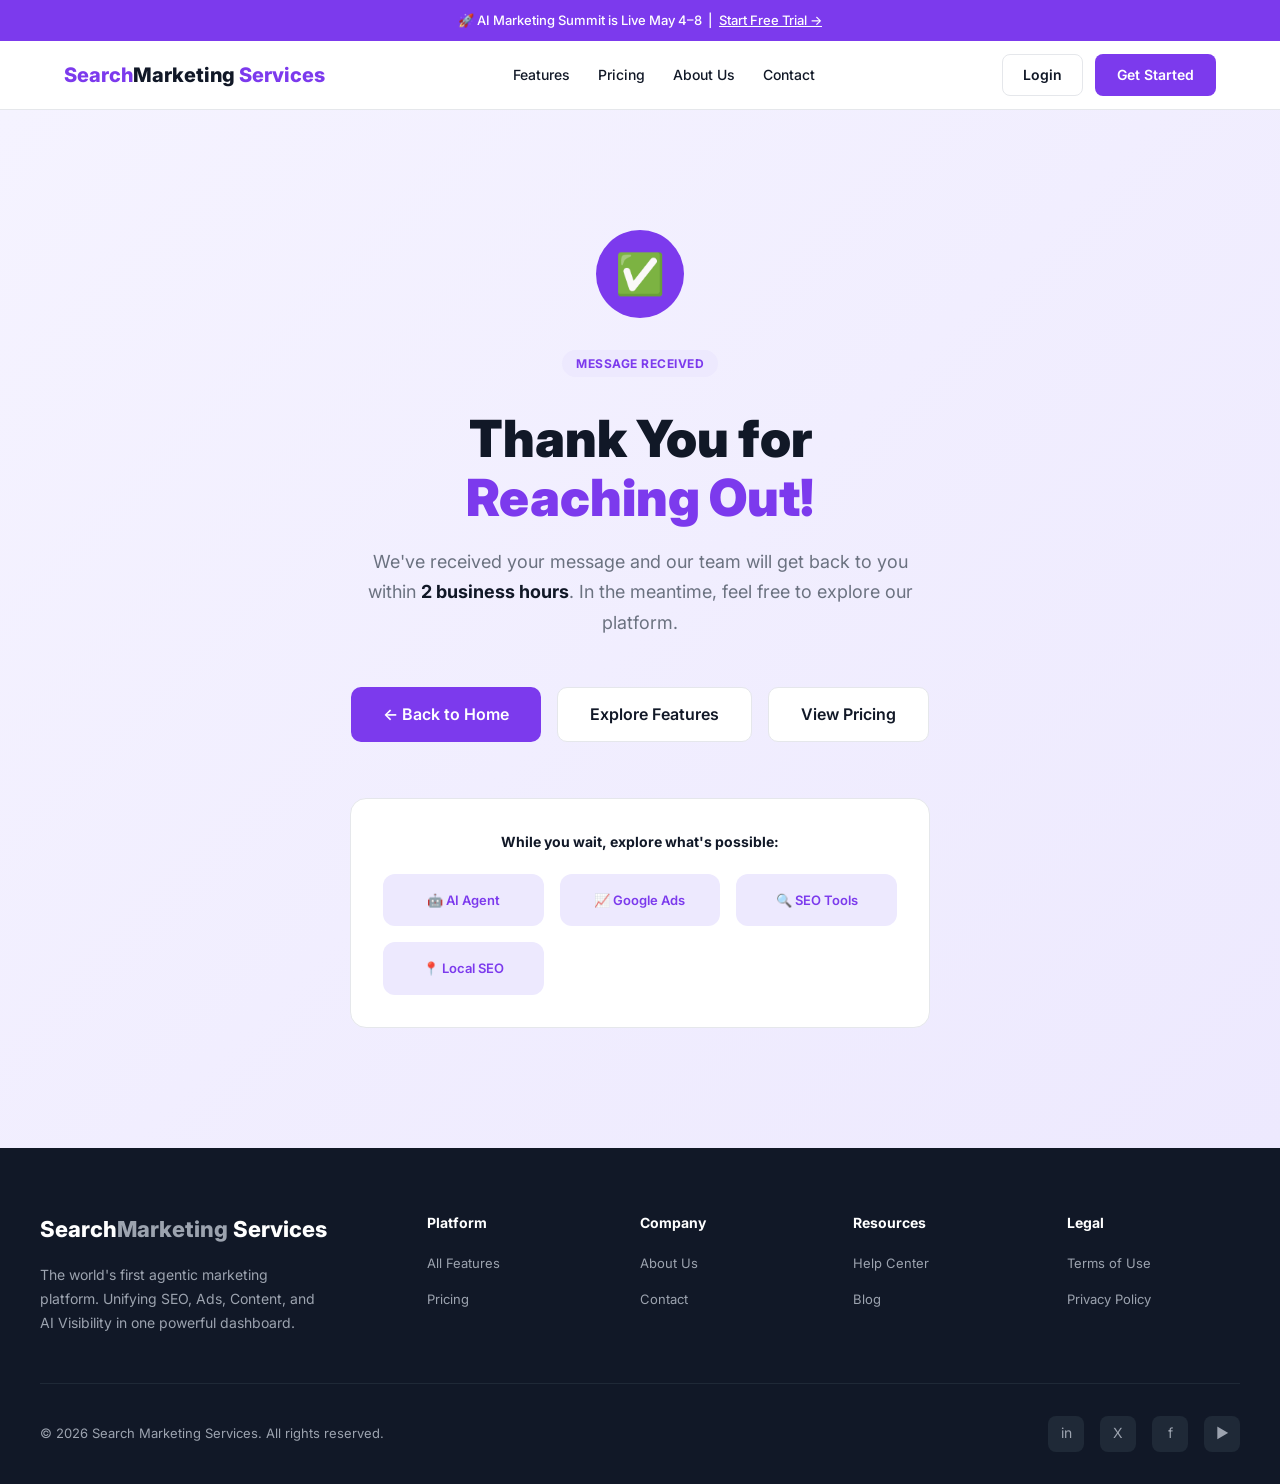
<file: thank-you/index.html>
<!DOCTYPE html>
<html lang="en">
<head>
  <!-- Google Tag Manager -->
  <script>(function(w,d,s,l,i){w[l]=w[l]||[];w[l].push({'gtm.start':
new Date().getTime(),event:'gtm.js'});var f=d.getElementsByTagName(s)[0],
j=d.createElement(s),dl=l!='dataLayer'?'&l='+l:'';j.async=true;j.src=
'https://www.googletagmanager.com/gtm.js?id='+i+dl;f.parentNode.insertBefore(j,f);
})(window,document,'script','dataLayer','GTM-KKCHXWNK');</script>
  <!-- End Google Tag Manager -->

  <meta charset="UTF-8" />
  <meta name="viewport" content="width=device-width, initial-scale=1.0" />
  <title>Thank You — Search Marketing Services</title>
  <link rel="stylesheet" href="../style.css" />

  <!-- Google Ads + GA4 -->
  <script async src="https://www.googletagmanager.com/gtag/js?id=AW-18141674968"></script>
  <script>
    window.dataLayer = window.dataLayer || [];
    function gtag(){dataLayer.push(arguments);}
    gtag('js', new Date());
    gtag('config', 'AW-18141674968');
    gtag('config', 'GT-5RMBR667');
  </script>
</head>
<body>
<!-- Google Tag Manager (noscript) -->
<noscript><iframe src="https://www.googletagmanager.com/ns.html?id=GTM-KKCHXWNK"
height="0" width="0" style="display:none;visibility:hidden"></iframe></noscript>

<div class="topbar">🚀 AI Marketing Summit is Live May 4–8 &nbsp;|&nbsp; <a href="../pricing/">Start Free Trial →</a></div>
<nav>
  <div class="nav-inner">
    <a href="../" class="logo">Search<span>Marketing</span> Services</a>
    <div class="nav-links">
      <a href="../features/">Features</a>
      <a href="../pricing/">Pricing</a>
      <a href="../about/">About Us</a>
      <a href="../contact/">Contact</a>
    </div>
    <div class="nav-actions">
      <a href="../contact/" class="btn btn-outline">Login</a>
      <a href="../pricing/" class="btn btn-primary">Get Started</a>
    </div>
  </div>
</nav>

<section style="padding: 120px 24px; text-align: center; background: linear-gradient(135deg, #F5F3FF 0%, #EDE9FE 100%); min-height: calc(100vh - 108px); display: flex; align-items: center;">
  <div class="container">
    <div style="max-width: 580px; margin: 0 auto;">
      <div style="width: 88px; height: 88px; background: var(--purple); border-radius: 50%; display: flex; align-items: center; justify-content: center; margin: 0 auto 32px; font-size: 40px;">✅</div>
      <span class="section-tag">Message Received</span>
      <h1 style="font-size: clamp(32px, 4vw, 52px); font-weight: 900; margin: 16px 0 20px; line-height: 1.15;">Thank You for <span style="color: var(--purple);">Reaching Out!</span></h1>
      <p style="font-size: 18px; color: var(--gray); line-height: 1.7; margin-bottom: 48px;">We've received your message and our team will get back to you within <strong style="color: var(--dark);">2 business hours</strong>. In the meantime, feel free to explore our platform.</p>
      <div style="display: flex; gap: 16px; justify-content: center; flex-wrap: wrap;">
        <a href="../" class="btn btn-primary btn-lg">← Back to Home</a>
        <a href="../features/" class="btn btn-outline btn-lg">Explore Features</a>
        <a href="../pricing/" class="btn btn-outline btn-lg">View Pricing</a>
      </div>
      <div style="margin-top: 56px; padding: 32px; background: white; border-radius: 16px; border: 1px solid var(--border);">
        <p style="font-size: 14px; font-weight: 700; margin-bottom: 20px; color: var(--dark);">While you wait, explore what's possible:</p>
        <div style="display: grid; grid-template-columns: repeat(auto-fit, minmax(140px, 1fr)); gap: 16px;">
          <a href="../features/#ai" style="padding: 16px; background: var(--purple-bg2); border-radius: 12px; font-size: 13px; font-weight: 600; color: var(--purple); text-align: center;">🤖 AI Agent</a>
          <a href="../features/#ads" style="padding: 16px; background: var(--purple-bg2); border-radius: 12px; font-size: 13px; font-weight: 600; color: var(--purple); text-align: center;">📈 Google Ads</a>
          <a href="../features/#seo" style="padding: 16px; background: var(--purple-bg2); border-radius: 12px; font-size: 13px; font-weight: 600; color: var(--purple); text-align: center;">🔍 SEO Tools</a>
          <a href="../features/#local" style="padding: 16px; background: var(--purple-bg2); border-radius: 12px; font-size: 13px; font-weight: 600; color: var(--purple); text-align: center;">📍 Local SEO</a>
        </div>
      </div>
    </div>
  </div>
</section>

<footer>
  <div class="footer-grid">
    <div class="footer-brand"><div class="logo">Search<span style="color:#9CA3AF">Marketing</span> Services</div><p>The world's first agentic marketing platform. Unifying SEO, Ads, Content, and AI Visibility in one powerful dashboard.</p></div>
    <div class="footer-col"><h4>Platform</h4><ul><li><a href="../features/">All Features</a></li><li><a href="../pricing/">Pricing</a></li></ul></div>
    <div class="footer-col"><h4>Company</h4><ul><li><a href="../about/">About Us</a></li><li><a href="../contact/">Contact</a></li></ul></div>
    <div class="footer-col"><h4>Resources</h4><ul><li><a href="#">Help Center</a></li><li><a href="#">Blog</a></li></ul></div>
    <div class="footer-col"><h4>Legal</h4><ul><li><a href="#">Terms of Use</a></li><li><a href="#">Privacy Policy</a></li></ul></div>
  </div>
  <div class="footer-bottom">
    <p>© 2026 Search Marketing Services. All rights reserved.</p>
    <div class="footer-social"><a href="#">in</a><a href="#">X</a><a href="#">f</a><a href="#">▶</a></div>
  </div>
</footer>

<script src="../tracking.js"></script>
<script>
  // ── Google Ads Conversion (fires once on thank-you page load) ──
  // Replace AW-18141674968/CONV_LABEL_FORM with your actual conversion action label
  window.dataLayer = window.dataLayer || [];
  window.dataLayer.push({ event: 'conversion', conversion_type: 'contact_form' });

  if (typeof gtag === 'function') {
    gtag('event', 'conversion', {
      send_to: 'AW-18141674968/W1iBCK_M6accENj7z8pD',
      value: 1.0,
      currency: 'PKR'
    });
  }
</script>
</body>
</html>
</file>
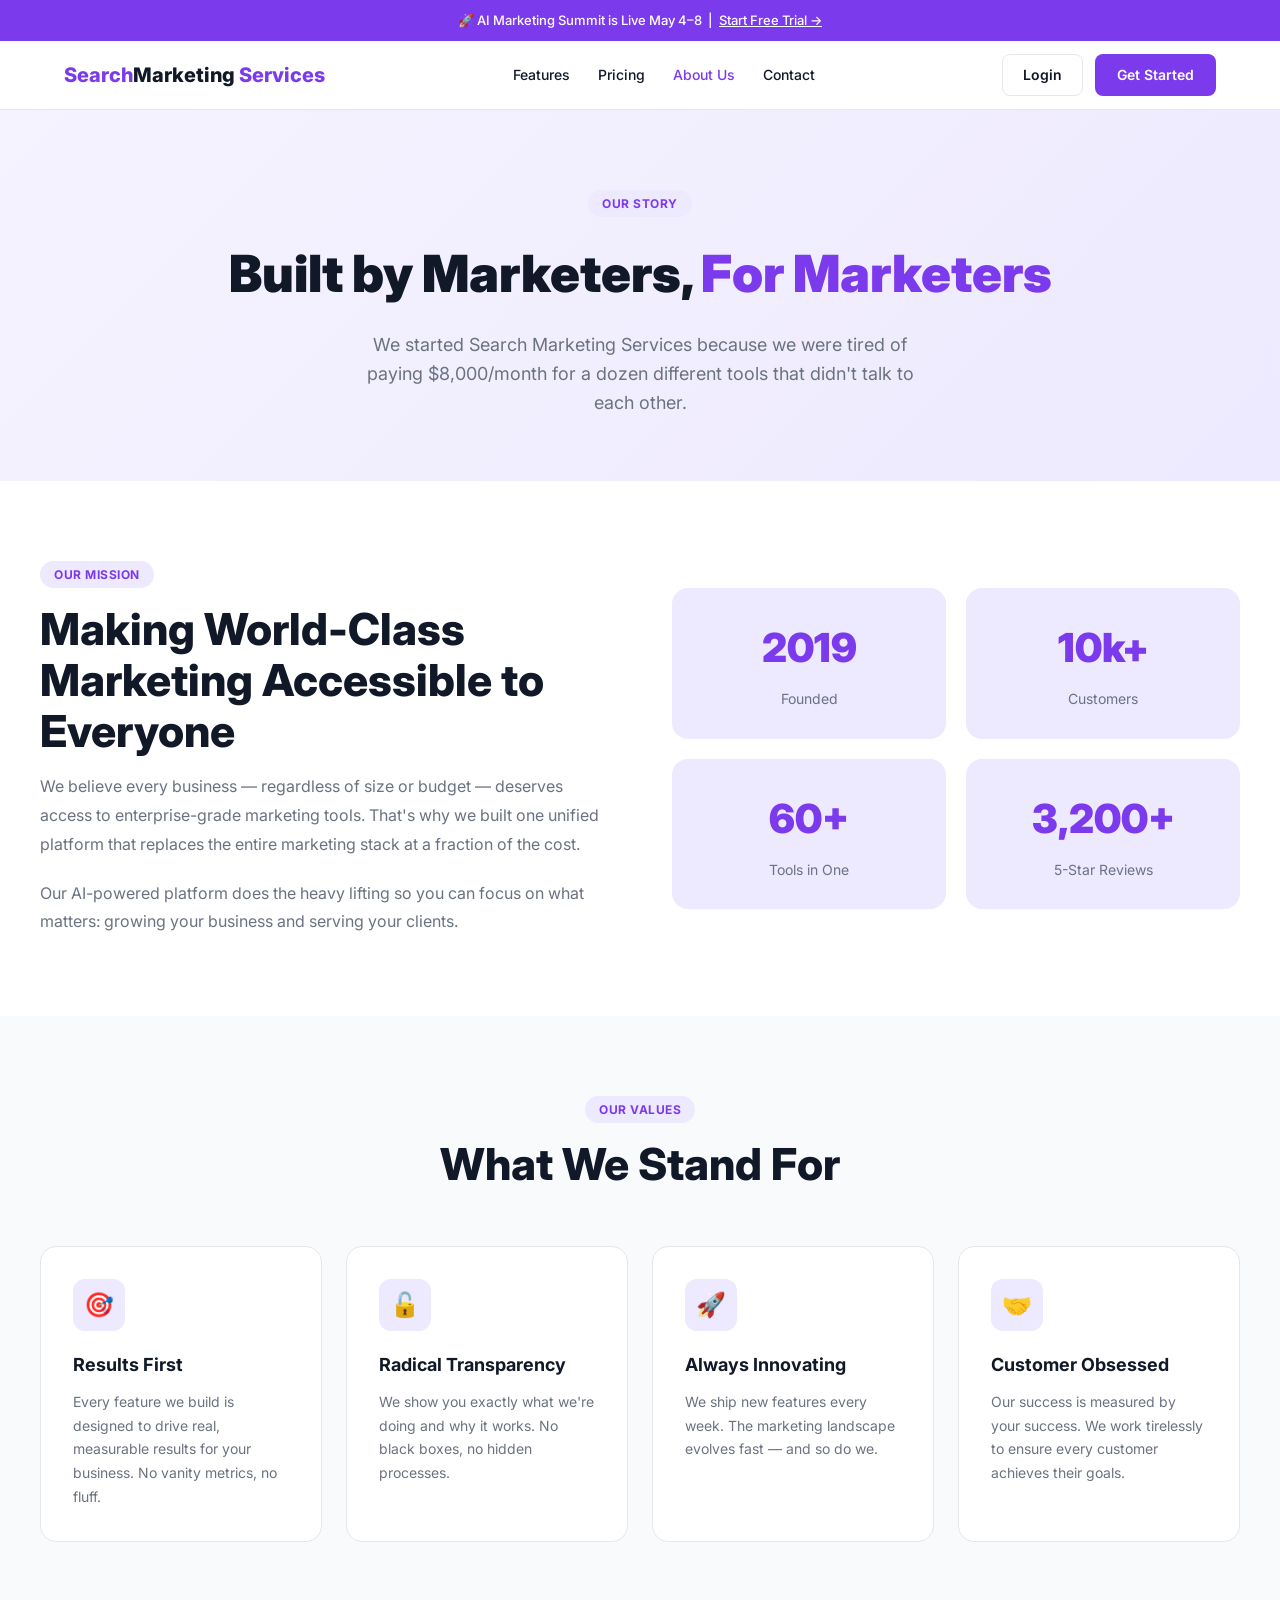
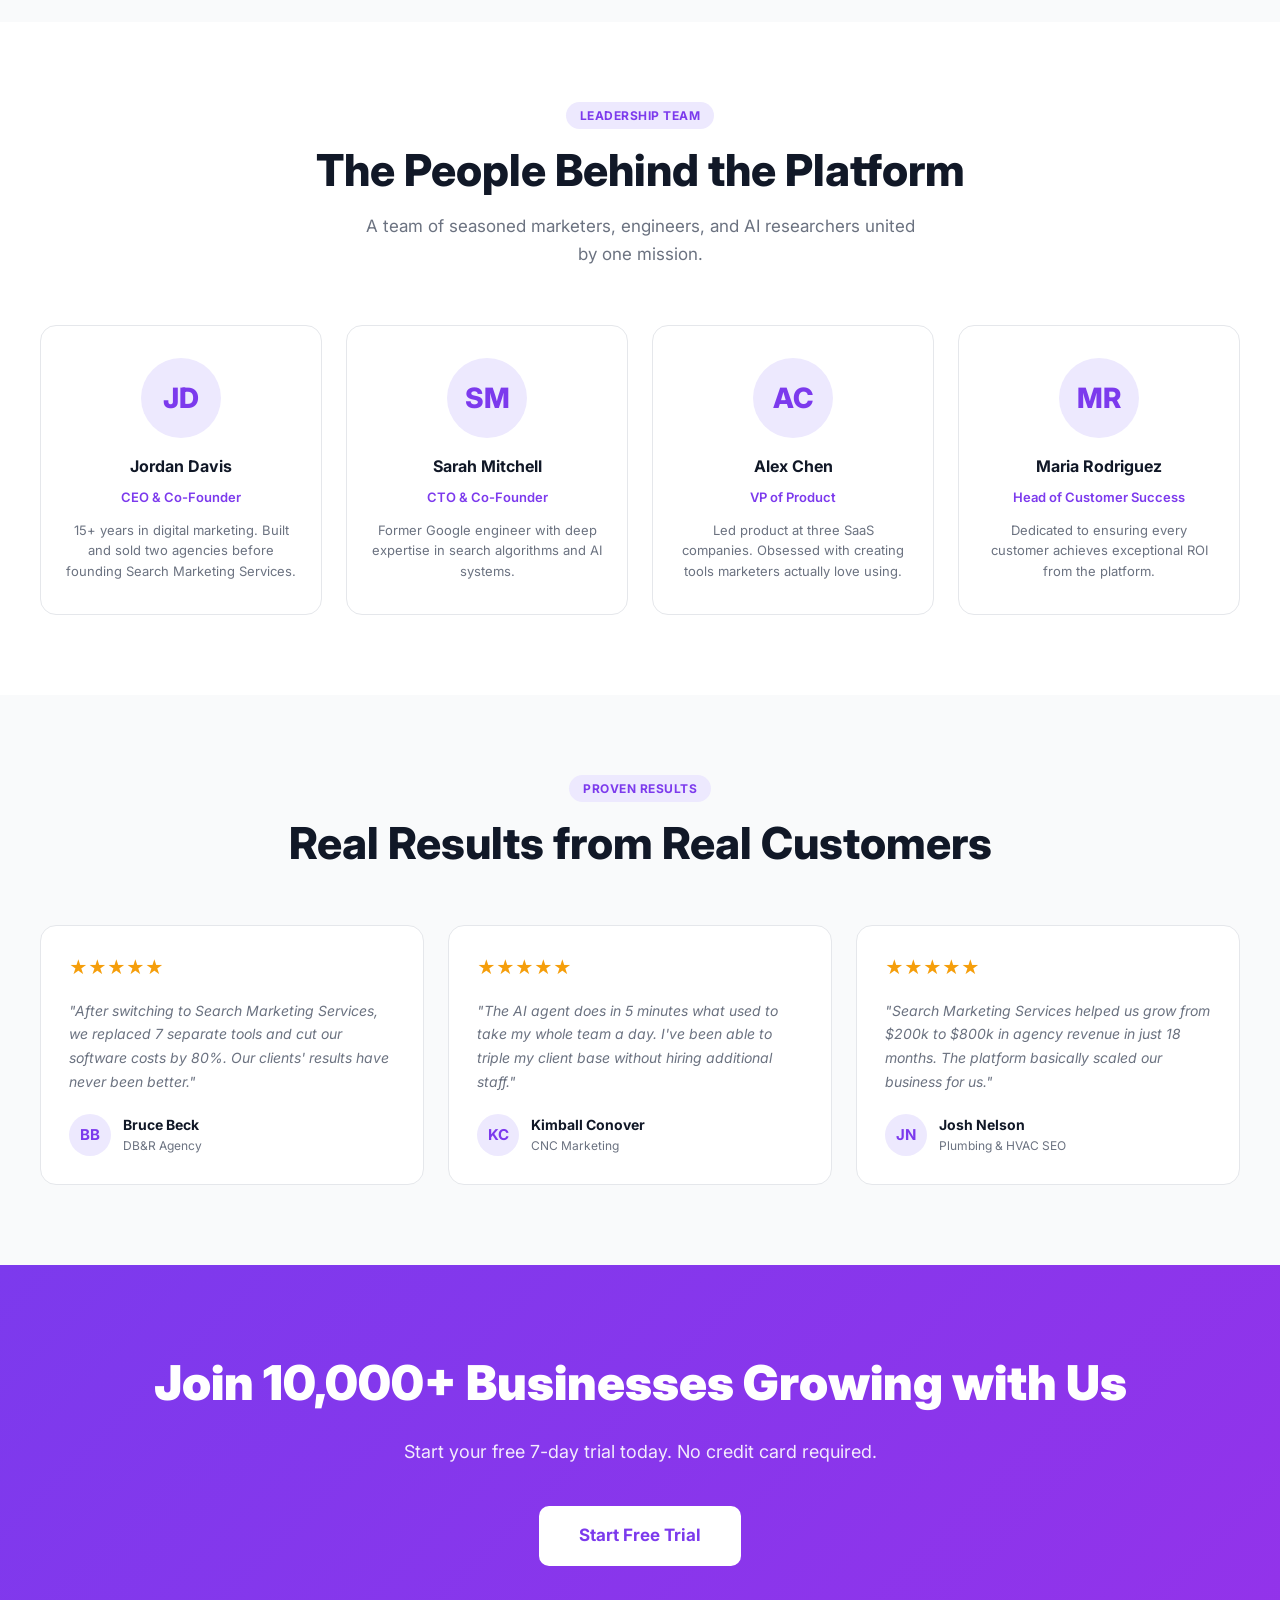
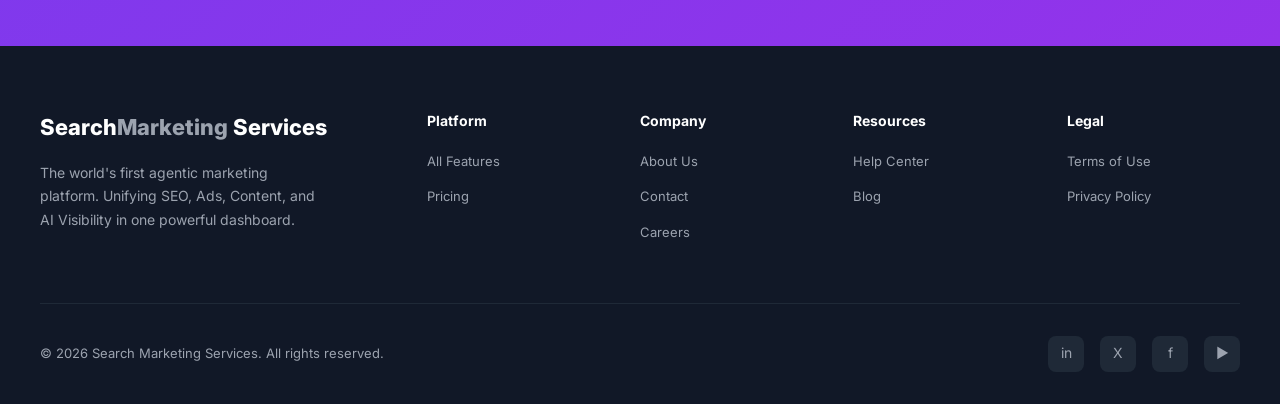
<file: about.html>
<!DOCTYPE html>
<html lang="en">
<head>
  <meta charset="UTF-8" />
  <meta name="viewport" content="width=device-width, initial-scale=1.0" />
  <title>About Us — Search Marketing Services</title>
  <link rel="stylesheet" href="style.css" />
</head>
<body>

<div class="topbar">🚀 AI Marketing Summit is Live May 4–8 &nbsp;|&nbsp; <a href="pricing.html">Start Free Trial →</a></div>
<nav>
  <div class="nav-inner">
    <a href="index.html" class="logo">Search<span>Marketing</span> Services</a>
    <div class="nav-links">
      <a href="features.html">Features</a>
      <a href="pricing.html">Pricing</a>
      <a href="about.html" style="color:var(--purple)">About Us</a>
      <a href="contact.html">Contact</a>
    </div>
    <div class="nav-actions">
      <a href="contact.html" class="btn btn-outline">Login</a>
      <a href="pricing.html" class="btn btn-primary">Get Started</a>
    </div>
  </div>
</nav>

<div class="page-hero">
  <div class="container">
    <span class="section-tag">Our Story</span>
    <h1>Built by Marketers, <span style="color:var(--purple)">For Marketers</span></h1>
    <p>We started Search Marketing Services because we were tired of paying $8,000/month for a dozen different tools that didn't talk to each other.</p>
  </div>
</div>

<!-- Mission -->
<section>
  <div class="container">
    <div style="display:grid; grid-template-columns:1fr 1fr; gap:64px; align-items:center;">
      <div>
        <span class="section-tag">Our Mission</span>
        <h2 class="section-title">Making World-Class Marketing Accessible to Everyone</h2>
        <p style="color:var(--gray); font-size:16px; line-height:1.8; margin-bottom:20px;">We believe every business — regardless of size or budget — deserves access to enterprise-grade marketing tools. That's why we built one unified platform that replaces the entire marketing stack at a fraction of the cost.</p>
        <p style="color:var(--gray); font-size:16px; line-height:1.8;">Our AI-powered platform does the heavy lifting so you can focus on what matters: growing your business and serving your clients.</p>
      </div>
      <div style="display:grid; grid-template-columns:1fr 1fr; gap:20px;">
        <div style="background:var(--purple-bg2); border-radius:16px; padding:28px; text-align:center;">
          <div style="font-size:40px; font-weight:900; color:var(--purple);">2019</div>
          <div style="font-size:14px; color:var(--gray); margin-top:8px;">Founded</div>
        </div>
        <div style="background:var(--purple-bg2); border-radius:16px; padding:28px; text-align:center;">
          <div style="font-size:40px; font-weight:900; color:var(--purple);">10k+</div>
          <div style="font-size:14px; color:var(--gray); margin-top:8px;">Customers</div>
        </div>
        <div style="background:var(--purple-bg2); border-radius:16px; padding:28px; text-align:center;">
          <div style="font-size:40px; font-weight:900; color:var(--purple);">60+</div>
          <div style="font-size:14px; color:var(--gray); margin-top:8px;">Tools in One</div>
        </div>
        <div style="background:var(--purple-bg2); border-radius:16px; padding:28px; text-align:center;">
          <div style="font-size:40px; font-weight:900; color:var(--purple);">3,200+</div>
          <div style="font-size:14px; color:var(--gray); margin-top:8px;">5-Star Reviews</div>
        </div>
      </div>
    </div>
  </div>
</section>

<!-- Values -->
<section style="background:var(--light-gray);">
  <div class="container">
    <div class="text-center" style="margin-bottom:56px;">
      <span class="section-tag">Our Values</span>
      <h2 class="section-title">What We Stand For</h2>
    </div>
    <div class="features-grid">
      <div class="feature-card">
        <div class="feature-icon">🎯</div>
        <h3>Results First</h3>
        <p>Every feature we build is designed to drive real, measurable results for your business. No vanity metrics, no fluff.</p>
      </div>
      <div class="feature-card">
        <div class="feature-icon">🔓</div>
        <h3>Radical Transparency</h3>
        <p>We show you exactly what we're doing and why it works. No black boxes, no hidden processes.</p>
      </div>
      <div class="feature-card">
        <div class="feature-icon">🚀</div>
        <h3>Always Innovating</h3>
        <p>We ship new features every week. The marketing landscape evolves fast — and so do we.</p>
      </div>
      <div class="feature-card">
        <div class="feature-icon">🤝</div>
        <h3>Customer Obsessed</h3>
        <p>Our success is measured by your success. We work tirelessly to ensure every customer achieves their goals.</p>
      </div>
    </div>
  </div>
</section>

<!-- Team -->
<section id="team">
  <div class="container">
    <div class="text-center" style="margin-bottom:56px;">
      <span class="section-tag">Leadership Team</span>
      <h2 class="section-title">The People Behind the Platform</h2>
      <p class="section-sub">A team of seasoned marketers, engineers, and AI researchers united by one mission.</p>
    </div>
    <div class="team-grid">
      <div class="team-card">
        <div class="team-avatar">JD</div>
        <h4>Jordan Davis</h4>
        <span>CEO & Co-Founder</span>
        <p style="font-size:13px; color:var(--gray); margin-top:10px; line-height:1.6;">15+ years in digital marketing. Built and sold two agencies before founding Search Marketing Services.</p>
      </div>
      <div class="team-card">
        <div class="team-avatar">SM</div>
        <h4>Sarah Mitchell</h4>
        <span>CTO & Co-Founder</span>
        <p style="font-size:13px; color:var(--gray); margin-top:10px; line-height:1.6;">Former Google engineer with deep expertise in search algorithms and AI systems.</p>
      </div>
      <div class="team-card">
        <div class="team-avatar">AC</div>
        <h4>Alex Chen</h4>
        <span>VP of Product</span>
        <p style="font-size:13px; color:var(--gray); margin-top:10px; line-height:1.6;">Led product at three SaaS companies. Obsessed with creating tools marketers actually love using.</p>
      </div>
      <div class="team-card">
        <div class="team-avatar">MR</div>
        <h4>Maria Rodriguez</h4>
        <span>Head of Customer Success</span>
        <p style="font-size:13px; color:var(--gray); margin-top:10px; line-height:1.6;">Dedicated to ensuring every customer achieves exceptional ROI from the platform.</p>
      </div>
    </div>
  </div>
</section>

<!-- Case Studies -->
<section style="background:var(--light-gray);">
  <div class="container">
    <div class="text-center" style="margin-bottom:56px;">
      <span class="section-tag">Proven Results</span>
      <h2 class="section-title">Real Results from Real Customers</h2>
    </div>
    <div class="testimonials-grid">
      <div class="testimonial-card">
        <div class="stars">★★★★★</div>
        <p>"After switching to Search Marketing Services, we replaced 7 separate tools and cut our software costs by 80%. Our clients' results have never been better."</p>
        <div class="testimonial-author">
          <div class="author-avatar">BB</div>
          <div><div class="author-name">Bruce Beck</div><div class="author-role">DB&R Agency</div></div>
        </div>
      </div>
      <div class="testimonial-card">
        <div class="stars">★★★★★</div>
        <p>"The AI agent does in 5 minutes what used to take my whole team a day. I've been able to triple my client base without hiring additional staff."</p>
        <div class="testimonial-author">
          <div class="author-avatar">KC</div>
          <div><div class="author-name">Kimball Conover</div><div class="author-role">CNC Marketing</div></div>
        </div>
      </div>
      <div class="testimonial-card">
        <div class="stars">★★★★★</div>
        <p>"Search Marketing Services helped us grow from $200k to $800k in agency revenue in just 18 months. The platform basically scaled our business for us."</p>
        <div class="testimonial-author">
          <div class="author-avatar">JN</div>
          <div><div class="author-name">Josh Nelson</div><div class="author-role">Plumbing & HVAC SEO</div></div>
        </div>
      </div>
    </div>
  </div>
</section>

<section class="cta-band">
  <div class="container">
    <h2>Join 10,000+ Businesses Growing with Us</h2>
    <p>Start your free 7-day trial today. No credit card required.</p>
    <a href="pricing.html" class="btn btn-white btn-xl">Start Free Trial</a>
  </div>
</section>

<footer>
  <div class="footer-grid">
    <div class="footer-brand"><div class="logo">Search<span style="color:#9CA3AF">Marketing</span> Services</div><p>The world's first agentic marketing platform. Unifying SEO, Ads, Content, and AI Visibility in one powerful dashboard.</p></div>
    <div class="footer-col"><h4>Platform</h4><ul><li><a href="features.html">All Features</a></li><li><a href="pricing.html">Pricing</a></li></ul></div>
    <div class="footer-col"><h4>Company</h4><ul><li><a href="about.html">About Us</a></li><li><a href="contact.html">Contact</a></li><li><a href="#">Careers</a></li></ul></div>
    <div class="footer-col"><h4>Resources</h4><ul><li><a href="#">Help Center</a></li><li><a href="#">Blog</a></li></ul></div>
    <div class="footer-col"><h4>Legal</h4><ul><li><a href="#">Terms of Use</a></li><li><a href="#">Privacy Policy</a></li></ul></div>
  </div>
  <div class="footer-bottom">
    <p>© 2026 Search Marketing Services. All rights reserved.</p>
    <div class="footer-social"><a href="#">in</a><a href="#">X</a><a href="#">f</a><a href="#">▶</a></div>
  </div>
</footer>
</body>
</html>
</file>
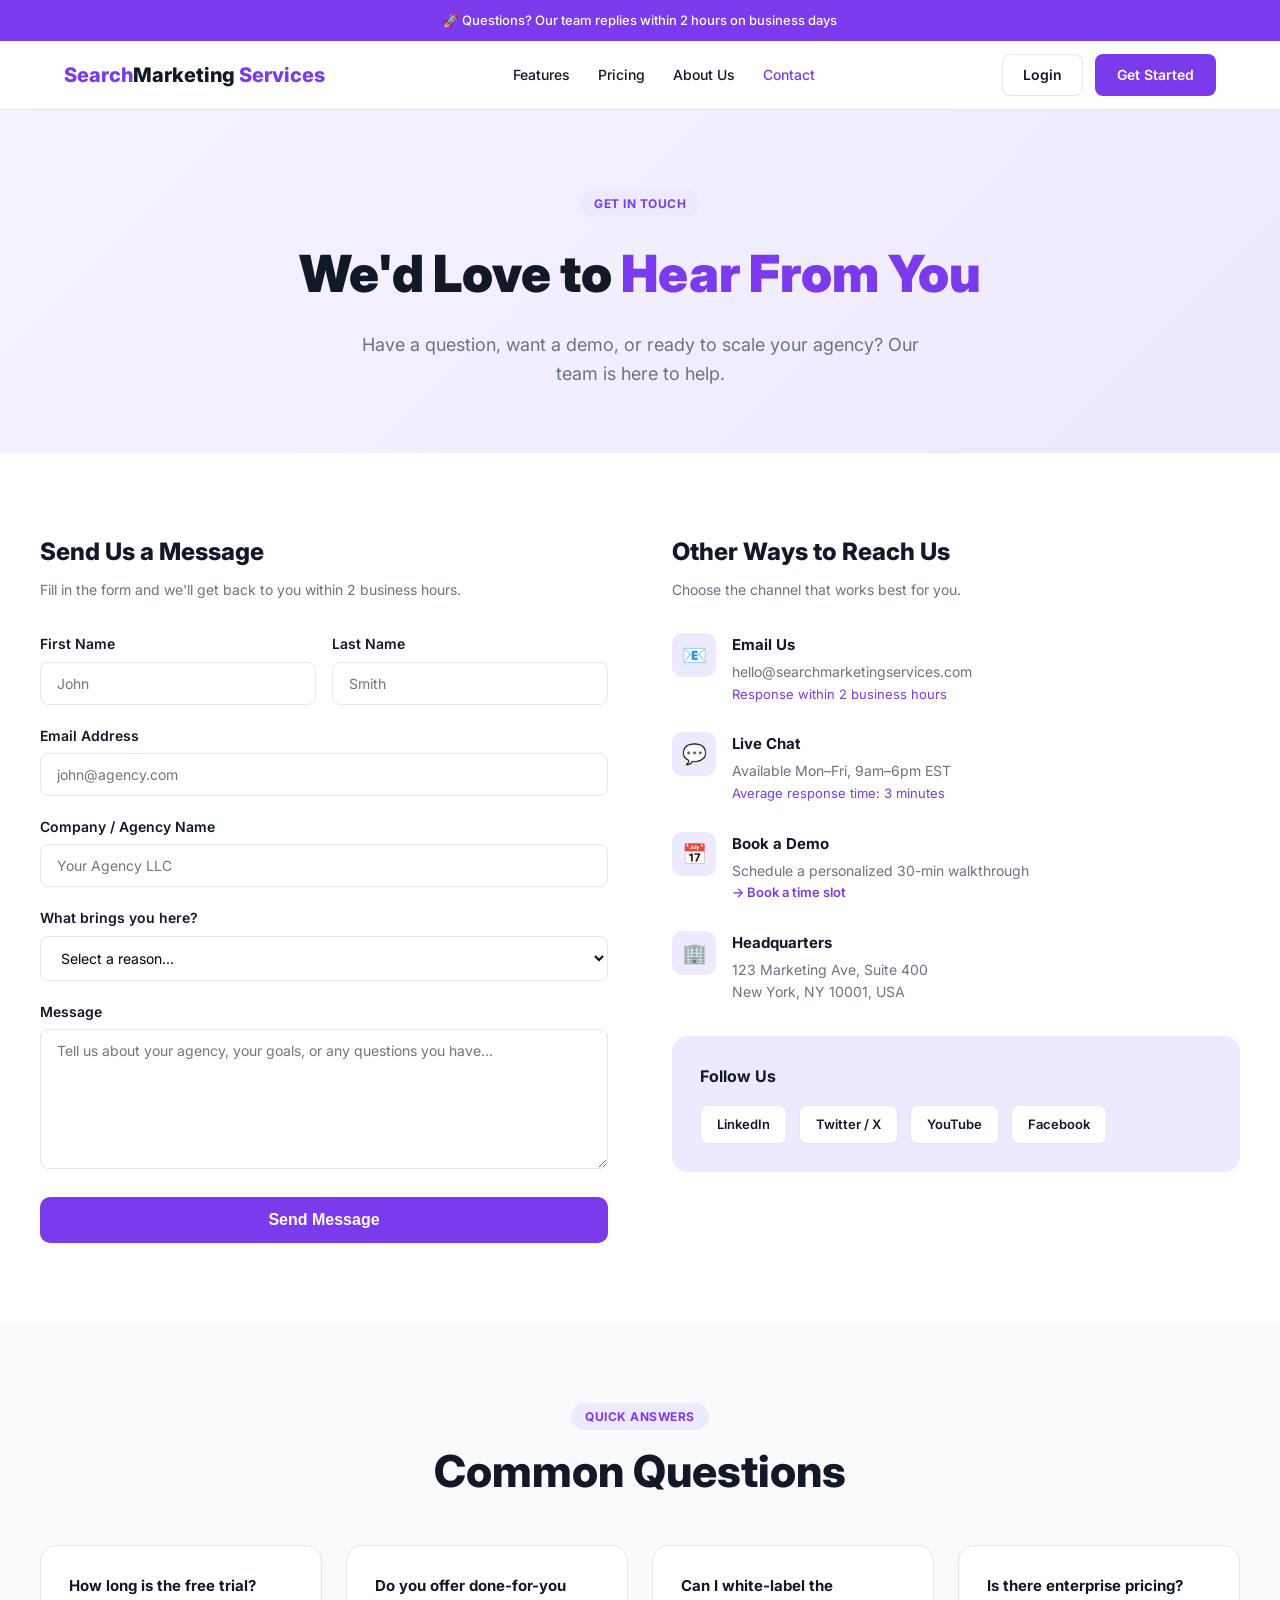
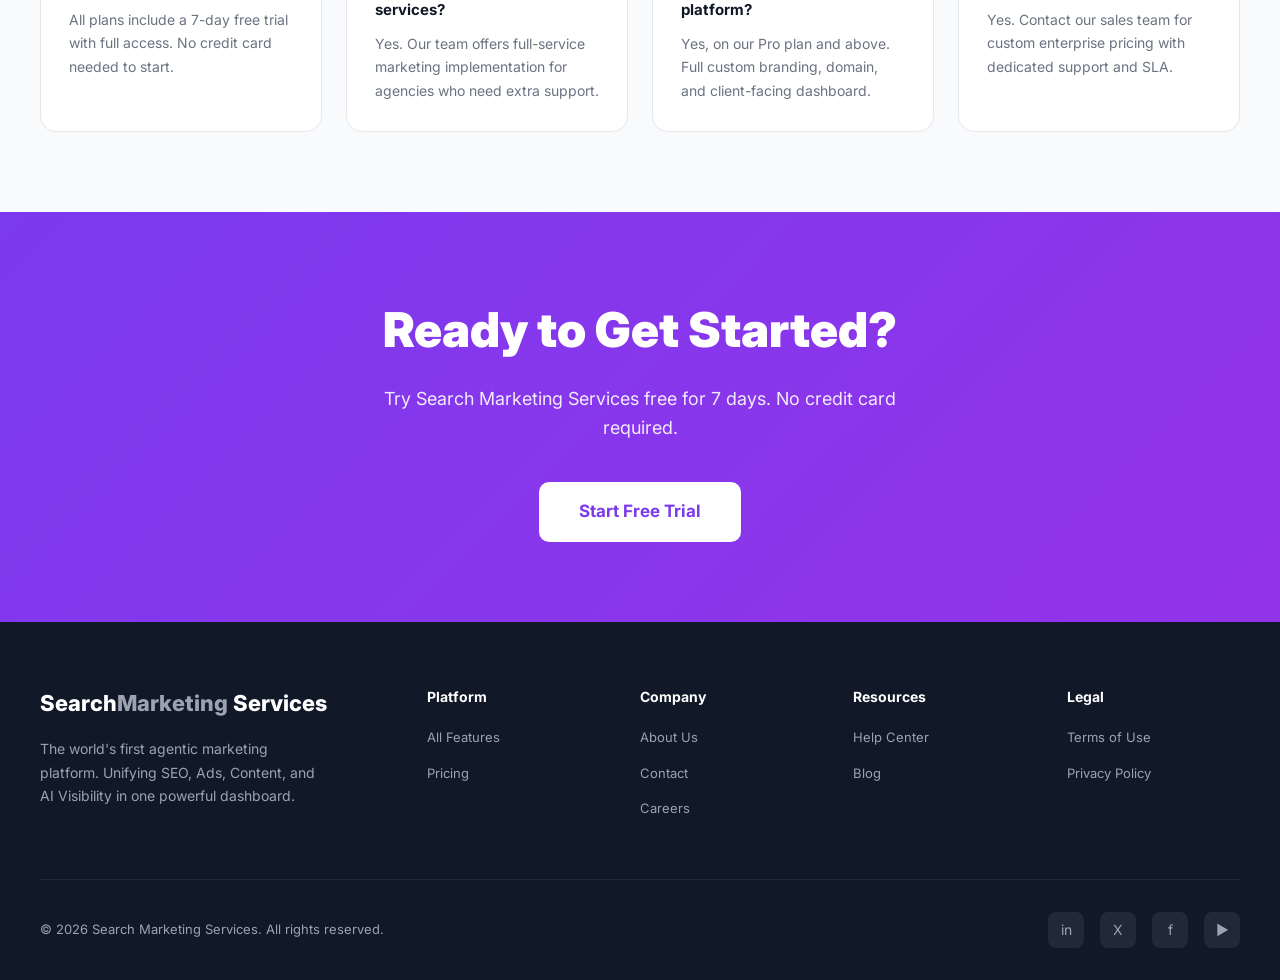
<file: contact.html>
<!DOCTYPE html>
<html lang="en">
<head>
  <meta charset="UTF-8" />
  <meta name="viewport" content="width=device-width, initial-scale=1.0" />
  <title>Contact — Search Marketing Services</title>
  <link rel="stylesheet" href="style.css" />
</head>
<body>

<div class="topbar">🚀 Questions? Our team replies within 2 hours on business days</div>
<nav>
  <div class="nav-inner">
    <a href="index.html" class="logo">Search<span>Marketing</span> Services</a>
    <div class="nav-links">
      <a href="features.html">Features</a>
      <a href="pricing.html">Pricing</a>
      <a href="about.html">About Us</a>
      <a href="contact.html" style="color:var(--purple)">Contact</a>
    </div>
    <div class="nav-actions">
      <a href="contact.html" class="btn btn-outline">Login</a>
      <a href="pricing.html" class="btn btn-primary">Get Started</a>
    </div>
  </div>
</nav>

<div class="page-hero">
  <div class="container">
    <span class="section-tag">Get in Touch</span>
    <h1>We'd Love to <span style="color:var(--purple)">Hear From You</span></h1>
    <p>Have a question, want a demo, or ready to scale your agency? Our team is here to help.</p>
  </div>
</div>

<section>
  <div class="container">
    <div class="contact-grid">
      <!-- Form -->
      <div>
        <h2 style="font-size:24px; font-weight:800; margin-bottom:8px;">Send Us a Message</h2>
        <p style="color:var(--gray); font-size:14px; margin-bottom:32px;">Fill in the form and we'll get back to you within 2 business hours.</p>
        <form onsubmit="submitForm(event)">
          <div style="display:grid; grid-template-columns:1fr 1fr; gap:16px;">
            <div class="form-group">
              <label>First Name</label>
              <input type="text" placeholder="John" required />
            </div>
            <div class="form-group">
              <label>Last Name</label>
              <input type="text" placeholder="Smith" required />
            </div>
          </div>
          <div class="form-group">
            <label>Email Address</label>
            <input type="email" placeholder="john@agency.com" required />
          </div>
          <div class="form-group">
            <label>Company / Agency Name</label>
            <input type="text" placeholder="Your Agency LLC" />
          </div>
          <div class="form-group">
            <label>What brings you here?</label>
            <select>
              <option value="">Select a reason...</option>
              <option>Request a Demo</option>
              <option>Sales / Pricing Question</option>
              <option>Technical Support</option>
              <option>Enterprise Inquiry</option>
              <option>Partnership Opportunity</option>
              <option>General Question</option>
            </select>
          </div>
          <div class="form-group">
            <label>Message</label>
            <textarea placeholder="Tell us about your agency, your goals, or any questions you have..."></textarea>
          </div>
          <button type="submit" class="btn btn-primary btn-lg" style="width:100%; justify-content:center;" id="submit-btn">Send Message</button>
        </form>
      </div>

      <!-- Info -->
      <div>
        <h2 style="font-size:24px; font-weight:800; margin-bottom:8px;">Other Ways to Reach Us</h2>
        <p style="color:var(--gray); font-size:14px; margin-bottom:32px;">Choose the channel that works best for you.</p>
        <ul class="contact-info">
          <li>
            <div class="contact-icon">📧</div>
            <div>
              <h4>Email Us</h4>
              <p>hello@searchmarketingservices.com</p>
              <p style="color:var(--purple); font-size:13px;">Response within 2 business hours</p>
            </div>
          </li>
          <li>
            <div class="contact-icon">💬</div>
            <div>
              <h4>Live Chat</h4>
              <p>Available Mon–Fri, 9am–6pm EST</p>
              <p style="color:var(--purple); font-size:13px;">Average response time: 3 minutes</p>
            </div>
          </li>
          <li>
            <div class="contact-icon">📅</div>
            <div>
              <h4>Book a Demo</h4>
              <p>Schedule a personalized 30-min walkthrough</p>
              <p style="color:var(--purple); font-size:13px; cursor:pointer; font-weight:600;">→ Book a time slot</p>
            </div>
          </li>
          <li>
            <div class="contact-icon">🏢</div>
            <div>
              <h4>Headquarters</h4>
              <p>123 Marketing Ave, Suite 400</p>
              <p>New York, NY 10001, USA</p>
            </div>
          </li>
        </ul>

        <!-- Social -->
        <div style="margin-top:32px; padding:28px; background:var(--purple-bg2); border-radius:16px;">
          <h4 style="font-size:16px; font-weight:700; margin-bottom:16px;">Follow Us</h4>
          <div style="display:flex; gap:12px; flex-wrap:wrap;">
            <a href="#" style="display:flex; align-items:center; gap:8px; background:white; border-radius:8px; padding:8px 16px; font-size:13px; font-weight:600; color:var(--dark); border:1px solid var(--border);">LinkedIn</a>
            <a href="#" style="display:flex; align-items:center; gap:8px; background:white; border-radius:8px; padding:8px 16px; font-size:13px; font-weight:600; color:var(--dark); border:1px solid var(--border);">Twitter / X</a>
            <a href="#" style="display:flex; align-items:center; gap:8px; background:white; border-radius:8px; padding:8px 16px; font-size:13px; font-weight:600; color:var(--dark); border:1px solid var(--border);">YouTube</a>
            <a href="#" style="display:flex; align-items:center; gap:8px; background:white; border-radius:8px; padding:8px 16px; font-size:13px; font-weight:600; color:var(--dark); border:1px solid var(--border);">Facebook</a>
          </div>
        </div>
      </div>
    </div>
  </div>
</section>

<!-- FAQ mini -->
<section style="background:var(--light-gray);">
  <div class="container">
    <div class="text-center" style="margin-bottom:48px;">
      <span class="section-tag">Quick Answers</span>
      <h2 class="section-title">Common Questions</h2>
    </div>
    <div style="display:grid; grid-template-columns:repeat(auto-fit, minmax(260px, 1fr)); gap:24px;">
      <div style="background:white; border-radius:16px; padding:28px; border:1px solid var(--border);">
        <h4 style="font-weight:700; margin-bottom:10px; font-size:15px;">How long is the free trial?</h4>
        <p style="font-size:14px; color:var(--gray); line-height:1.7;">All plans include a 7-day free trial with full access. No credit card needed to start.</p>
      </div>
      <div style="background:white; border-radius:16px; padding:28px; border:1px solid var(--border);">
        <h4 style="font-weight:700; margin-bottom:10px; font-size:15px;">Do you offer done-for-you services?</h4>
        <p style="font-size:14px; color:var(--gray); line-height:1.7;">Yes. Our team offers full-service marketing implementation for agencies who need extra support.</p>
      </div>
      <div style="background:white; border-radius:16px; padding:28px; border:1px solid var(--border);">
        <h4 style="font-weight:700; margin-bottom:10px; font-size:15px;">Can I white-label the platform?</h4>
        <p style="font-size:14px; color:var(--gray); line-height:1.7;">Yes, on our Pro plan and above. Full custom branding, domain, and client-facing dashboard.</p>
      </div>
      <div style="background:white; border-radius:16px; padding:28px; border:1px solid var(--border);">
        <h4 style="font-weight:700; margin-bottom:10px; font-size:15px;">Is there enterprise pricing?</h4>
        <p style="font-size:14px; color:var(--gray); line-height:1.7;">Yes. Contact our sales team for custom enterprise pricing with dedicated support and SLA.</p>
      </div>
    </div>
  </div>
</section>

<section class="cta-band">
  <div class="container">
    <h2>Ready to Get Started?</h2>
    <p>Try Search Marketing Services free for 7 days. No credit card required.</p>
    <a href="pricing.html" class="btn btn-white btn-xl">Start Free Trial</a>
  </div>
</section>

<footer>
  <div class="footer-grid">
    <div class="footer-brand"><div class="logo">Search<span style="color:#9CA3AF">Marketing</span> Services</div><p>The world's first agentic marketing platform. Unifying SEO, Ads, Content, and AI Visibility in one powerful dashboard.</p></div>
    <div class="footer-col"><h4>Platform</h4><ul><li><a href="features.html">All Features</a></li><li><a href="pricing.html">Pricing</a></li></ul></div>
    <div class="footer-col"><h4>Company</h4><ul><li><a href="about.html">About Us</a></li><li><a href="contact.html">Contact</a></li><li><a href="#">Careers</a></li></ul></div>
    <div class="footer-col"><h4>Resources</h4><ul><li><a href="#">Help Center</a></li><li><a href="#">Blog</a></li></ul></div>
    <div class="footer-col"><h4>Legal</h4><ul><li><a href="#">Terms of Use</a></li><li><a href="#">Privacy Policy</a></li></ul></div>
  </div>
  <div class="footer-bottom">
    <p>© 2026 Search Marketing Services. All rights reserved.</p>
    <div class="footer-social"><a href="#">in</a><a href="#">X</a><a href="#">f</a><a href="#">▶</a></div>
  </div>
</footer>

<script>
function submitForm(e) {
  e.preventDefault();
  const btn = document.getElementById('submit-btn');
  btn.textContent = 'Sending...';
  btn.disabled = true;
  setTimeout(() => {
    window.location.href = 'thank-you.html';
  }, 1200);
}
</script>
</body>
</html>
</file>
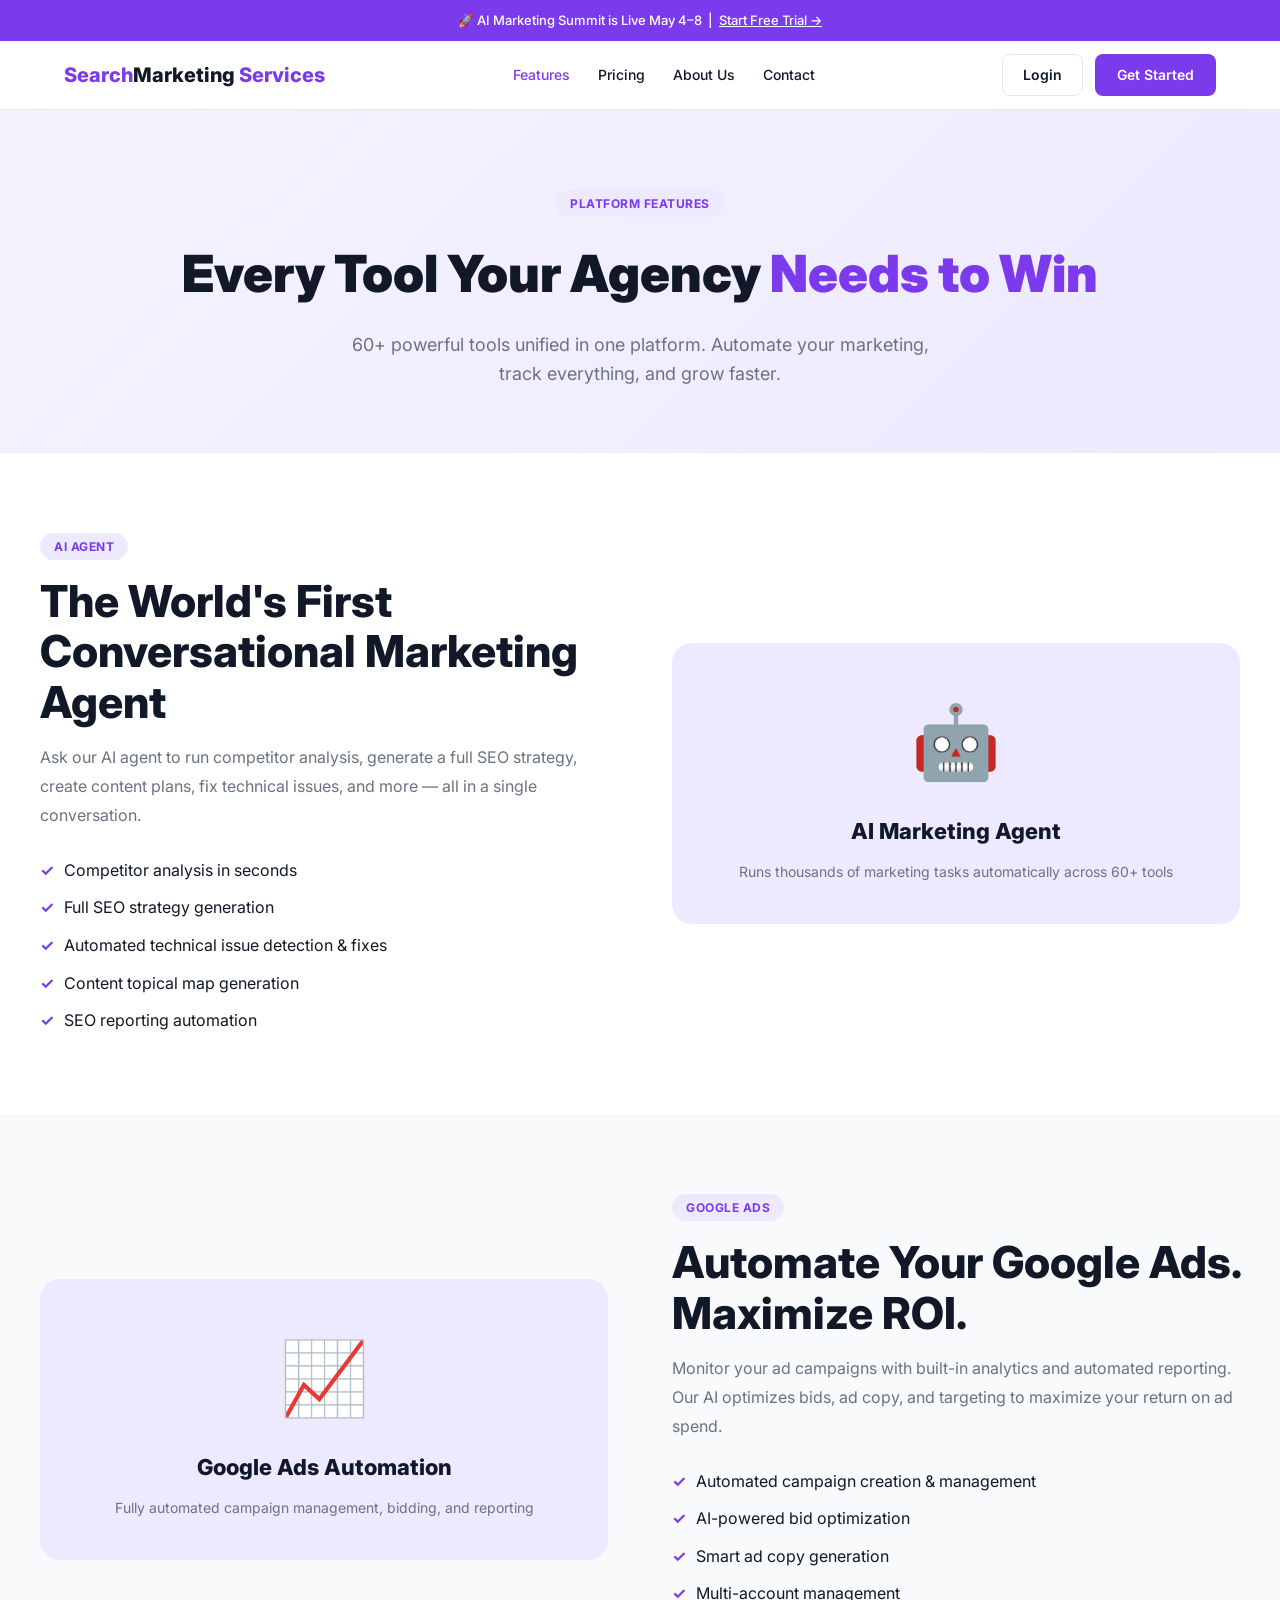
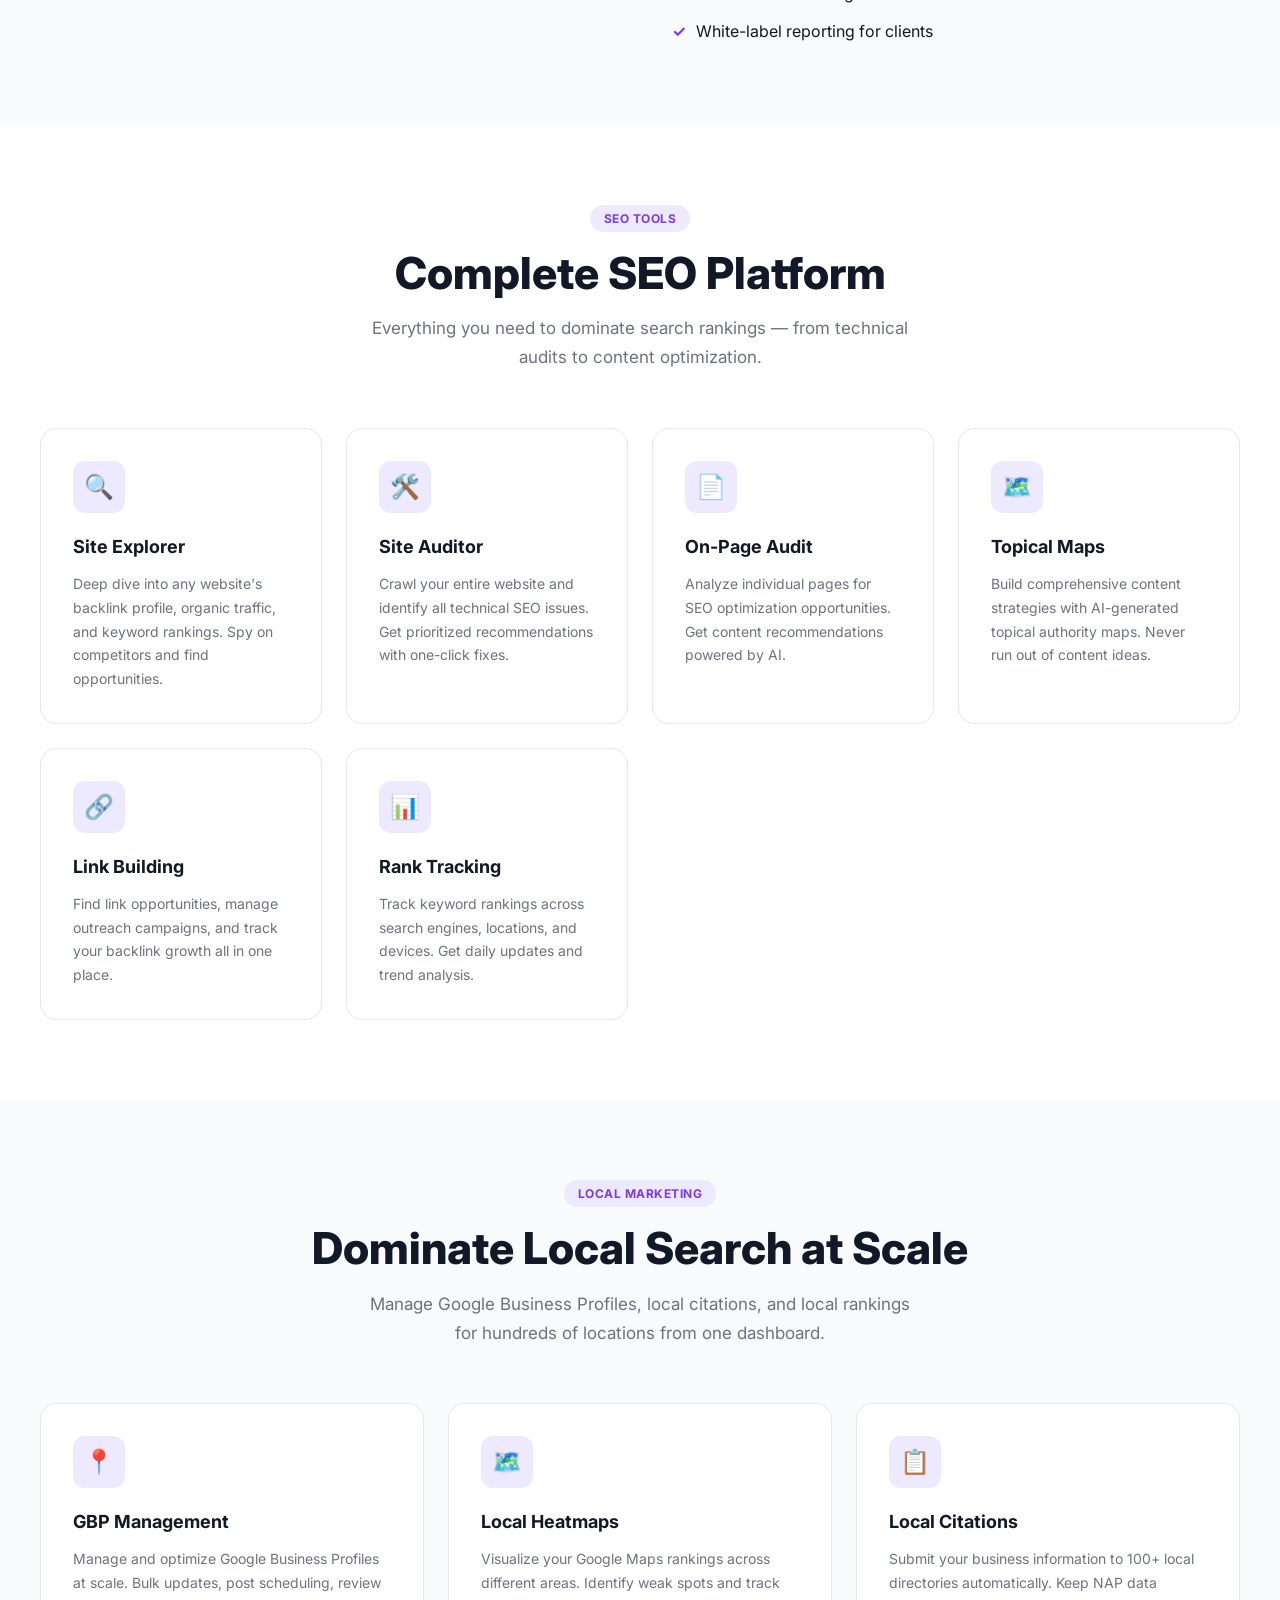
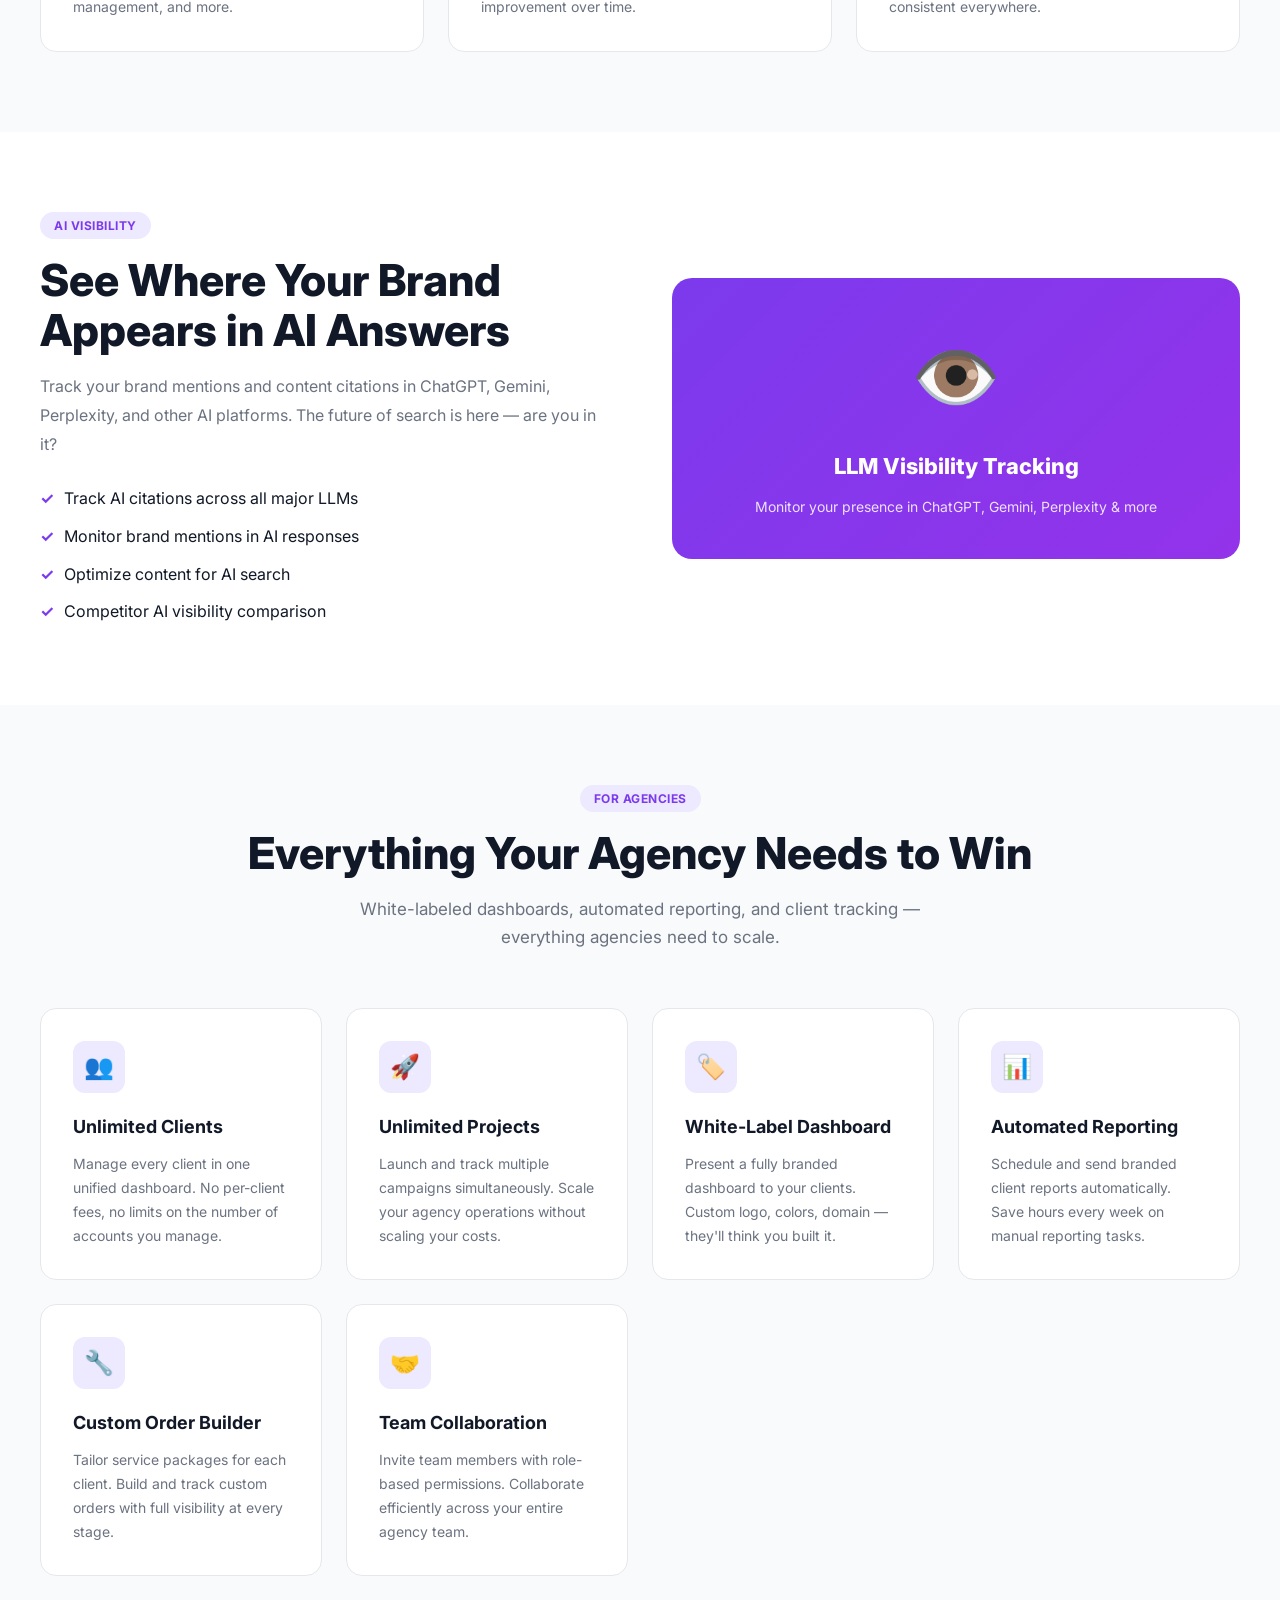
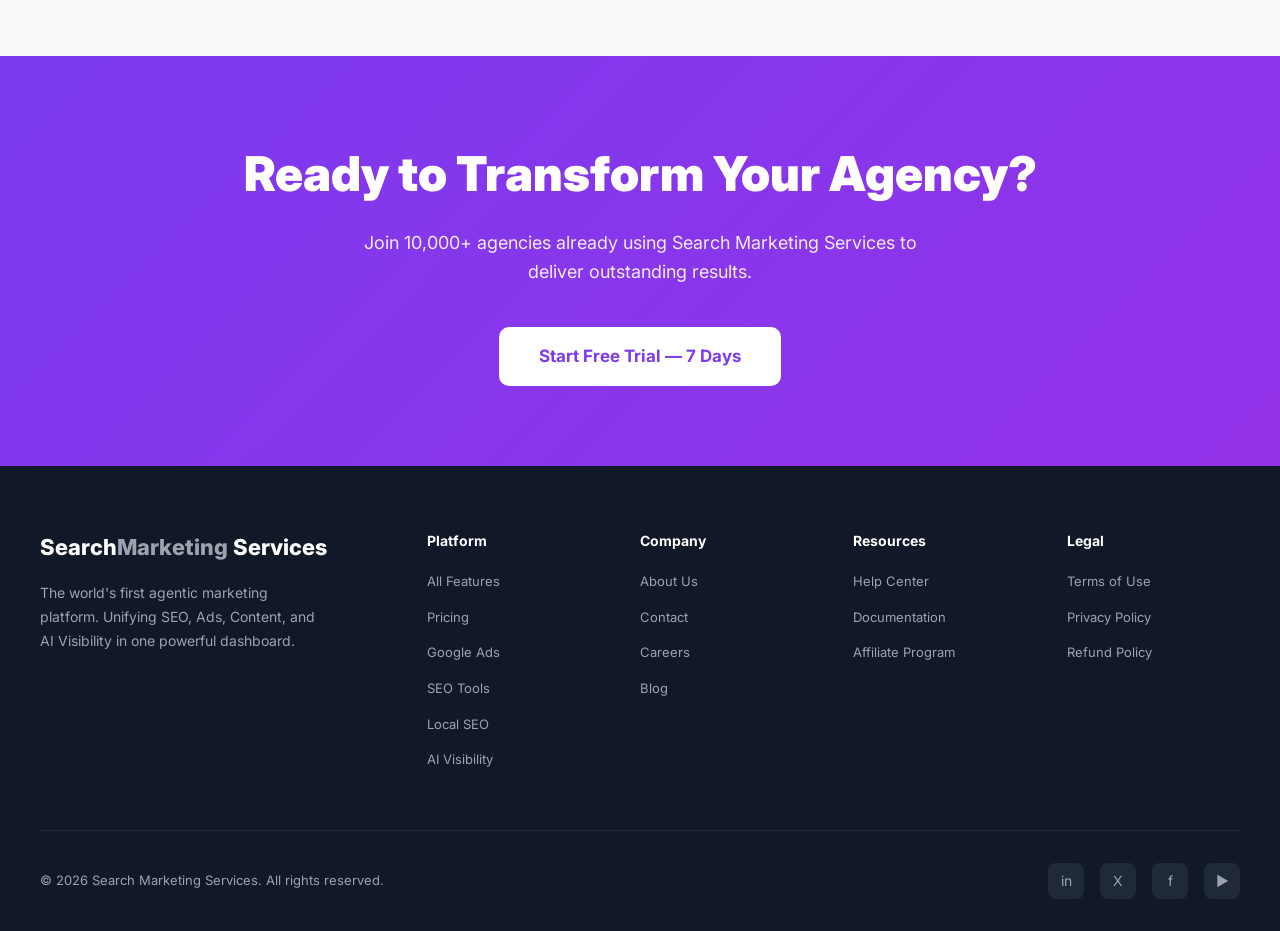
<file: features.html>
<!DOCTYPE html>
<html lang="en">
<head>
  <meta charset="UTF-8" />
  <meta name="viewport" content="width=device-width, initial-scale=1.0" />
  <title>Features — Search Marketing Services</title>
  <link rel="stylesheet" href="style.css" />
</head>
<body>

<div class="topbar">🚀 AI Marketing Summit is Live May 4–8 &nbsp;|&nbsp; <a href="pricing.html">Start Free Trial →</a></div>
<nav>
  <div class="nav-inner">
    <a href="index.html" class="logo">Search<span>Marketing</span> Services</a>
    <div class="nav-links">
      <a href="features.html" style="color:var(--purple)">Features</a>
      <a href="pricing.html">Pricing</a>
      <a href="about.html">About Us</a>
      <a href="contact.html">Contact</a>
    </div>
    <div class="nav-actions">
      <a href="contact.html" class="btn btn-outline">Login</a>
      <a href="pricing.html" class="btn btn-primary">Get Started</a>
    </div>
  </div>
</nav>

<div class="page-hero">
  <div class="container">
    <span class="section-tag">Platform Features</span>
    <h1>Every Tool Your Agency <span style="color:var(--purple)">Needs to Win</span></h1>
    <p>60+ powerful tools unified in one platform. Automate your marketing, track everything, and grow faster.</p>
  </div>
</div>

<!-- AI Agent -->
<section id="ai">
  <div class="container">
    <div style="display:grid; grid-template-columns:1fr 1fr; gap:64px; align-items:center;">
      <div>
        <span class="section-tag">AI Agent</span>
        <h2 class="section-title">The World's First Conversational Marketing Agent</h2>
        <p style="color:var(--gray); font-size:16px; line-height:1.8; margin-bottom:28px;">Ask our AI agent to run competitor analysis, generate a full SEO strategy, create content plans, fix technical issues, and more — all in a single conversation.</p>
        <ul style="display:flex; flex-direction:column; gap:12px;">
          <li style="display:flex; gap:10px; align-items:flex-start;"><span class="check">✓</span><span>Competitor analysis in seconds</span></li>
          <li style="display:flex; gap:10px; align-items:flex-start;"><span class="check">✓</span><span>Full SEO strategy generation</span></li>
          <li style="display:flex; gap:10px; align-items:flex-start;"><span class="check">✓</span><span>Automated technical issue detection & fixes</span></li>
          <li style="display:flex; gap:10px; align-items:flex-start;"><span class="check">✓</span><span>Content topical map generation</span></li>
          <li style="display:flex; gap:10px; align-items:flex-start;"><span class="check">✓</span><span>SEO reporting automation</span></li>
        </ul>
      </div>
      <div style="background:var(--purple-bg2); border-radius:20px; padding:40px; text-align:center;">
        <div style="font-size:72px; margin-bottom:16px;">🤖</div>
        <h3 style="font-size:22px; font-weight:800; margin-bottom:12px;">AI Marketing Agent</h3>
        <p style="color:var(--gray); font-size:14px;">Runs thousands of marketing tasks automatically across 60+ tools</p>
      </div>
    </div>
  </div>
</section>

<!-- Google Ads -->
<section id="ads" style="background:var(--light-gray);">
  <div class="container">
    <div style="display:grid; grid-template-columns:1fr 1fr; gap:64px; align-items:center;">
      <div style="background:var(--purple-bg2); border-radius:20px; padding:40px; text-align:center;">
        <div style="font-size:72px; margin-bottom:16px;">📈</div>
        <h3 style="font-size:22px; font-weight:800; margin-bottom:12px;">Google Ads Automation</h3>
        <p style="color:var(--gray); font-size:14px;">Fully automated campaign management, bidding, and reporting</p>
      </div>
      <div>
        <span class="section-tag">Google Ads</span>
        <h2 class="section-title">Automate Your Google Ads. Maximize ROI.</h2>
        <p style="color:var(--gray); font-size:16px; line-height:1.8; margin-bottom:28px;">Monitor your ad campaigns with built-in analytics and automated reporting. Our AI optimizes bids, ad copy, and targeting to maximize your return on ad spend.</p>
        <ul style="display:flex; flex-direction:column; gap:12px;">
          <li style="display:flex; gap:10px; align-items:flex-start;"><span class="check">✓</span><span>Automated campaign creation & management</span></li>
          <li style="display:flex; gap:10px; align-items:flex-start;"><span class="check">✓</span><span>AI-powered bid optimization</span></li>
          <li style="display:flex; gap:10px; align-items:flex-start;"><span class="check">✓</span><span>Smart ad copy generation</span></li>
          <li style="display:flex; gap:10px; align-items:flex-start;"><span class="check">✓</span><span>Multi-account management</span></li>
          <li style="display:flex; gap:10px; align-items:flex-start;"><span class="check">✓</span><span>White-label reporting for clients</span></li>
        </ul>
      </div>
    </div>
  </div>
</section>

<!-- SEO -->
<section id="seo">
  <div class="container">
    <div class="text-center" style="margin-bottom:56px;">
      <span class="section-tag">SEO Tools</span>
      <h2 class="section-title">Complete SEO Platform</h2>
      <p class="section-sub">Everything you need to dominate search rankings — from technical audits to content optimization.</p>
    </div>
    <div class="features-grid">
      <div class="feature-card">
        <div class="feature-icon">🔍</div>
        <h3>Site Explorer</h3>
        <p>Deep dive into any website's backlink profile, organic traffic, and keyword rankings. Spy on competitors and find opportunities.</p>
      </div>
      <div class="feature-card">
        <div class="feature-icon">🛠️</div>
        <h3>Site Auditor</h3>
        <p>Crawl your entire website and identify all technical SEO issues. Get prioritized recommendations with one-click fixes.</p>
      </div>
      <div class="feature-card">
        <div class="feature-icon">📄</div>
        <h3>On-Page Audit</h3>
        <p>Analyze individual pages for SEO optimization opportunities. Get content recommendations powered by AI.</p>
      </div>
      <div class="feature-card">
        <div class="feature-icon">🗺️</div>
        <h3>Topical Maps</h3>
        <p>Build comprehensive content strategies with AI-generated topical authority maps. Never run out of content ideas.</p>
      </div>
      <div class="feature-card">
        <div class="feature-icon">🔗</div>
        <h3>Link Building</h3>
        <p>Find link opportunities, manage outreach campaigns, and track your backlink growth all in one place.</p>
      </div>
      <div class="feature-card">
        <div class="feature-icon">📊</div>
        <h3>Rank Tracking</h3>
        <p>Track keyword rankings across search engines, locations, and devices. Get daily updates and trend analysis.</p>
      </div>
    </div>
  </div>
</section>

<!-- Local SEO -->
<section id="local" style="background:var(--light-gray);">
  <div class="container">
    <div class="text-center" style="margin-bottom:56px;">
      <span class="section-tag">Local Marketing</span>
      <h2 class="section-title">Dominate Local Search at Scale</h2>
      <p class="section-sub">Manage Google Business Profiles, local citations, and local rankings for hundreds of locations from one dashboard.</p>
    </div>
    <div class="features-grid">
      <div class="feature-card">
        <div class="feature-icon">📍</div>
        <h3>GBP Management</h3>
        <p>Manage and optimize Google Business Profiles at scale. Bulk updates, post scheduling, review management, and more.</p>
      </div>
      <div class="feature-card">
        <div class="feature-icon">🗺️</div>
        <h3>Local Heatmaps</h3>
        <p>Visualize your Google Maps rankings across different areas. Identify weak spots and track improvement over time.</p>
      </div>
      <div class="feature-card">
        <div class="feature-icon">📋</div>
        <h3>Local Citations</h3>
        <p>Submit your business information to 100+ local directories automatically. Keep NAP data consistent everywhere.</p>
      </div>
    </div>
  </div>
</section>

<!-- AI Visibility -->
<section>
  <div class="container">
    <div style="display:grid; grid-template-columns:1fr 1fr; gap:64px; align-items:center;">
      <div>
        <span class="section-tag">AI Visibility</span>
        <h2 class="section-title">See Where Your Brand Appears in AI Answers</h2>
        <p style="color:var(--gray); font-size:16px; line-height:1.8; margin-bottom:28px;">Track your brand mentions and content citations in ChatGPT, Gemini, Perplexity, and other AI platforms. The future of search is here — are you in it?</p>
        <ul style="display:flex; flex-direction:column; gap:12px;">
          <li style="display:flex; gap:10px; align-items:flex-start;"><span class="check">✓</span><span>Track AI citations across all major LLMs</span></li>
          <li style="display:flex; gap:10px; align-items:flex-start;"><span class="check">✓</span><span>Monitor brand mentions in AI responses</span></li>
          <li style="display:flex; gap:10px; align-items:flex-start;"><span class="check">✓</span><span>Optimize content for AI search</span></li>
          <li style="display:flex; gap:10px; align-items:flex-start;"><span class="check">✓</span><span>Competitor AI visibility comparison</span></li>
        </ul>
      </div>
      <div style="background: linear-gradient(135deg, var(--purple) 0%, #9333EA 100%); border-radius:20px; padding:40px; text-align:center; color:white;">
        <div style="font-size:72px; margin-bottom:16px;">👁️</div>
        <h3 style="font-size:22px; font-weight:800; margin-bottom:12px;">LLM Visibility Tracking</h3>
        <p style="opacity:.85; font-size:14px;">Monitor your presence in ChatGPT, Gemini, Perplexity & more</p>
      </div>
    </div>
  </div>
</section>

<!-- Agency Features -->
<section style="background:var(--light-gray);">
  <div class="container">
    <div class="text-center" style="margin-bottom:56px;">
      <span class="section-tag">For Agencies</span>
      <h2 class="section-title">Everything Your Agency Needs to Win</h2>
      <p class="section-sub">White-labeled dashboards, automated reporting, and client tracking — everything agencies need to scale.</p>
    </div>
    <div class="features-grid">
      <div class="feature-card">
        <div class="feature-icon">👥</div>
        <h3>Unlimited Clients</h3>
        <p>Manage every client in one unified dashboard. No per-client fees, no limits on the number of accounts you manage.</p>
      </div>
      <div class="feature-card">
        <div class="feature-icon">🚀</div>
        <h3>Unlimited Projects</h3>
        <p>Launch and track multiple campaigns simultaneously. Scale your agency operations without scaling your costs.</p>
      </div>
      <div class="feature-card">
        <div class="feature-icon">🏷️</div>
        <h3>White-Label Dashboard</h3>
        <p>Present a fully branded dashboard to your clients. Custom logo, colors, domain — they'll think you built it.</p>
      </div>
      <div class="feature-card">
        <div class="feature-icon">📊</div>
        <h3>Automated Reporting</h3>
        <p>Schedule and send branded client reports automatically. Save hours every week on manual reporting tasks.</p>
      </div>
      <div class="feature-card">
        <div class="feature-icon">🔧</div>
        <h3>Custom Order Builder</h3>
        <p>Tailor service packages for each client. Build and track custom orders with full visibility at every stage.</p>
      </div>
      <div class="feature-card">
        <div class="feature-icon">🤝</div>
        <h3>Team Collaboration</h3>
        <p>Invite team members with role-based permissions. Collaborate efficiently across your entire agency team.</p>
      </div>
    </div>
  </div>
</section>

<section class="cta-band">
  <div class="container">
    <h2>Ready to Transform Your Agency?</h2>
    <p>Join 10,000+ agencies already using Search Marketing Services to deliver outstanding results.</p>
    <a href="pricing.html" class="btn btn-white btn-xl">Start Free Trial — 7 Days</a>
  </div>
</section>

<footer>
  <div class="footer-grid">
    <div class="footer-brand">
      <div class="logo">Search<span style="color:#9CA3AF">Marketing</span> Services</div>
      <p>The world's first agentic marketing platform. Unifying SEO, Ads, Content, and AI Visibility in one powerful dashboard.</p>
    </div>
    <div class="footer-col"><h4>Platform</h4><ul><li><a href="features.html">All Features</a></li><li><a href="pricing.html">Pricing</a></li><li><a href="features.html#ads">Google Ads</a></li><li><a href="features.html#seo">SEO Tools</a></li><li><a href="features.html#local">Local SEO</a></li><li><a href="features.html#ai">AI Visibility</a></li></ul></div>
    <div class="footer-col"><h4>Company</h4><ul><li><a href="about.html">About Us</a></li><li><a href="contact.html">Contact</a></li><li><a href="#">Careers</a></li><li><a href="#">Blog</a></li></ul></div>
    <div class="footer-col"><h4>Resources</h4><ul><li><a href="#">Help Center</a></li><li><a href="#">Documentation</a></li><li><a href="#">Affiliate Program</a></li></ul></div>
    <div class="footer-col"><h4>Legal</h4><ul><li><a href="#">Terms of Use</a></li><li><a href="#">Privacy Policy</a></li><li><a href="#">Refund Policy</a></li></ul></div>
  </div>
  <div class="footer-bottom">
    <p>© 2026 Search Marketing Services. All rights reserved.</p>
    <div class="footer-social"><a href="#" title="LinkedIn">in</a><a href="#" title="Twitter">X</a><a href="#" title="Facebook">f</a><a href="#" title="YouTube">▶</a></div>
  </div>
</footer>
</body>
</html>
</file>
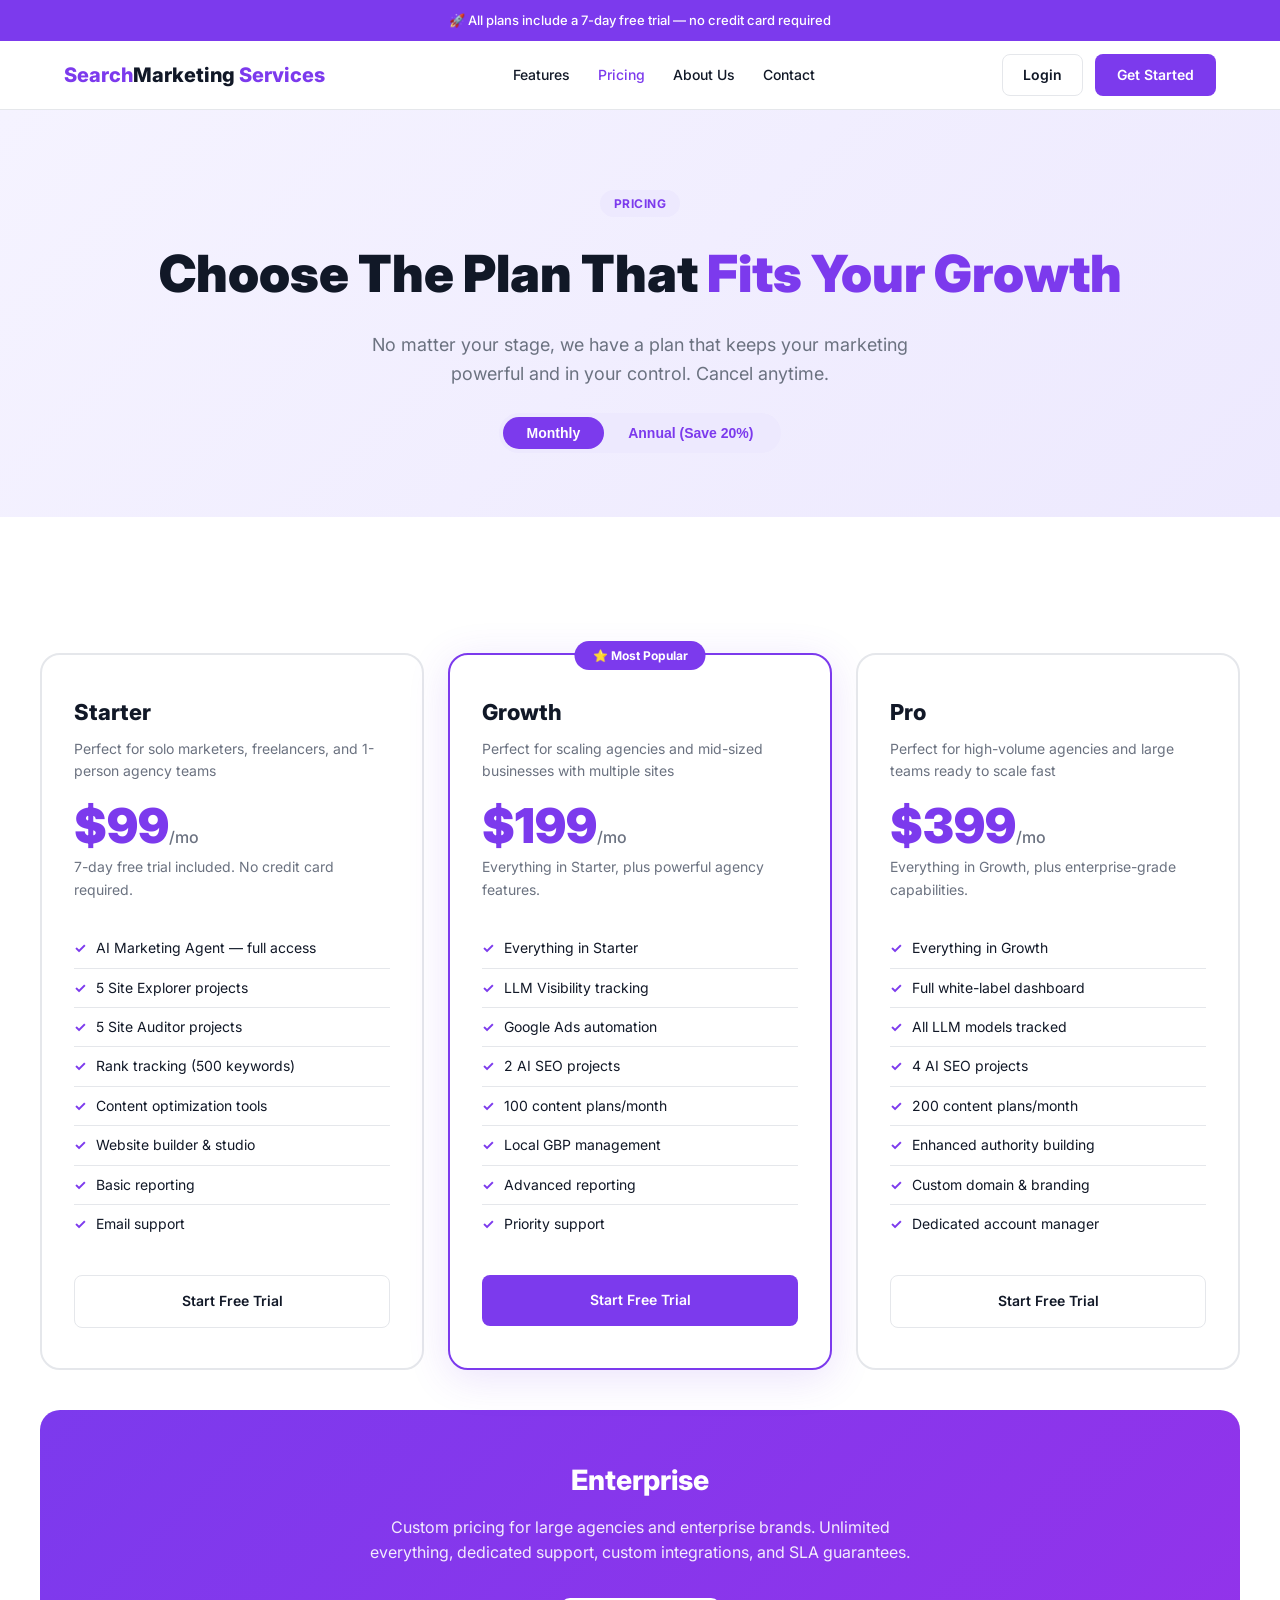
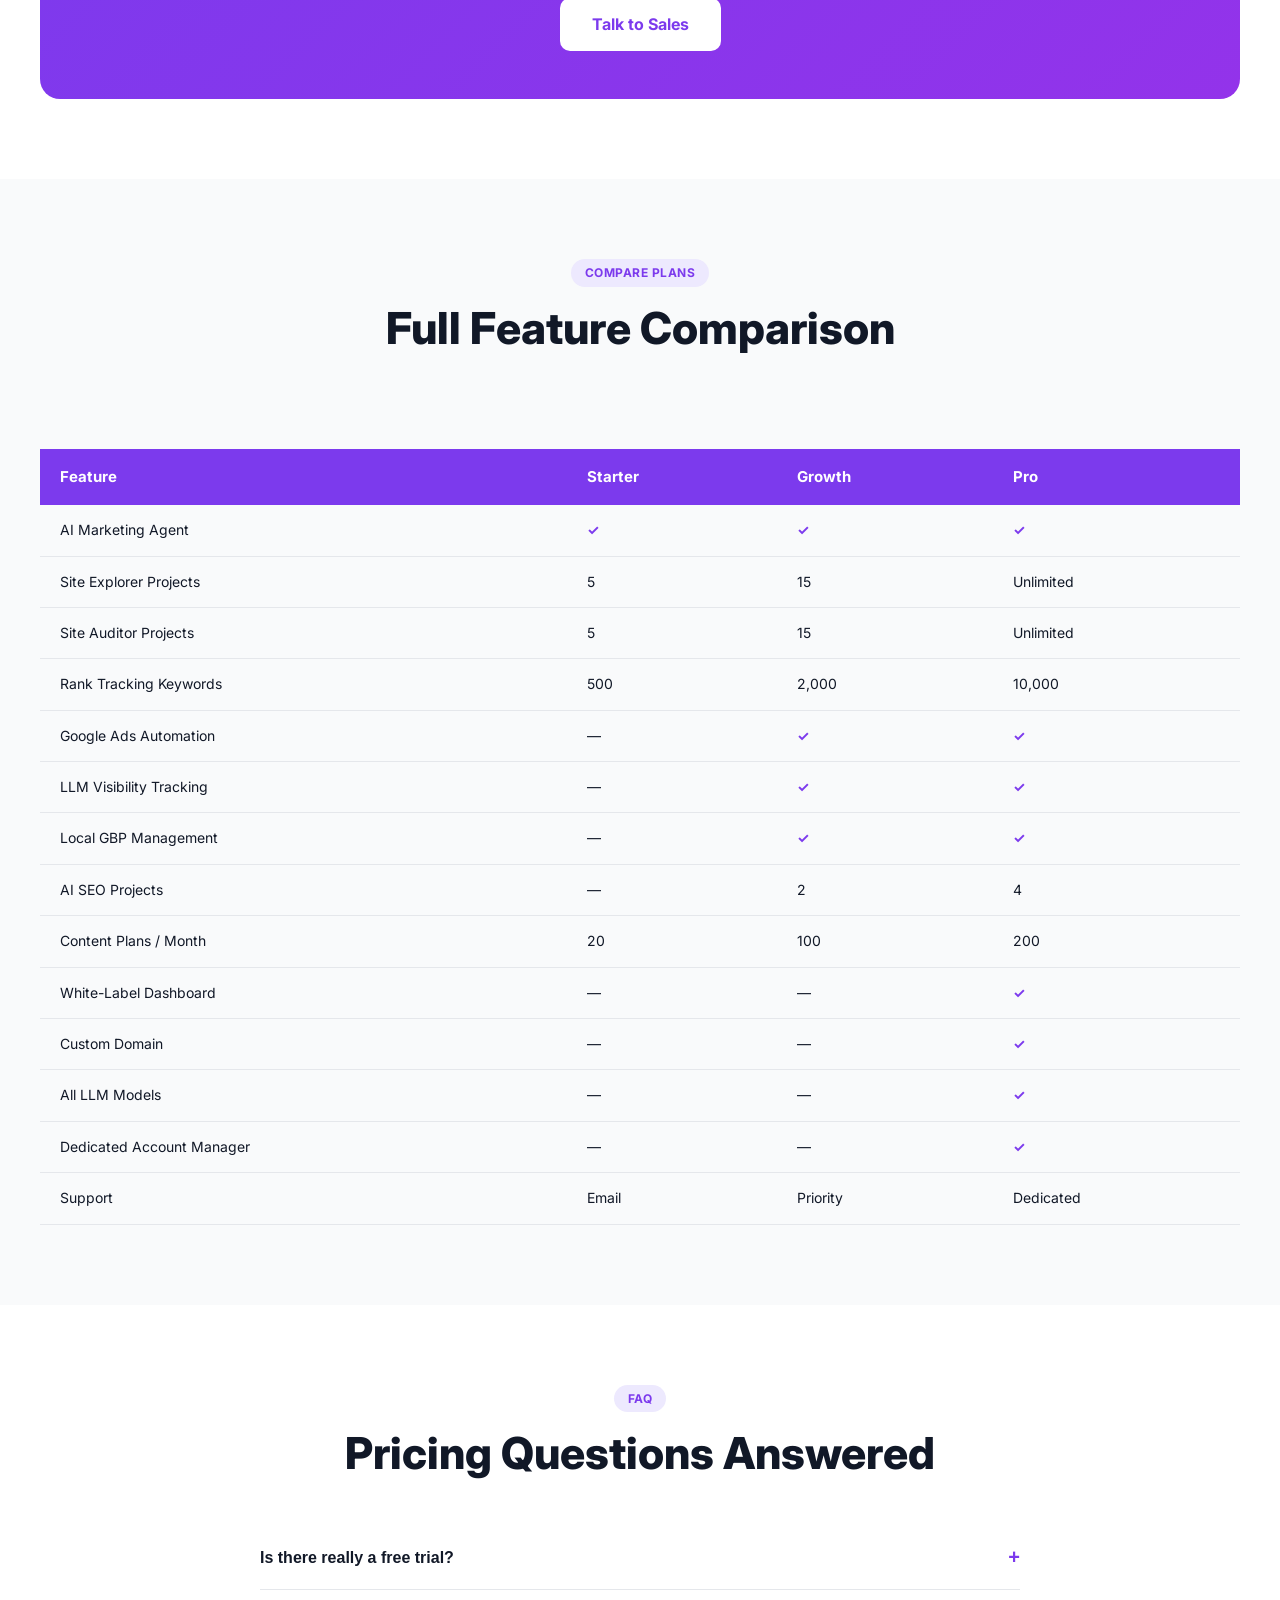
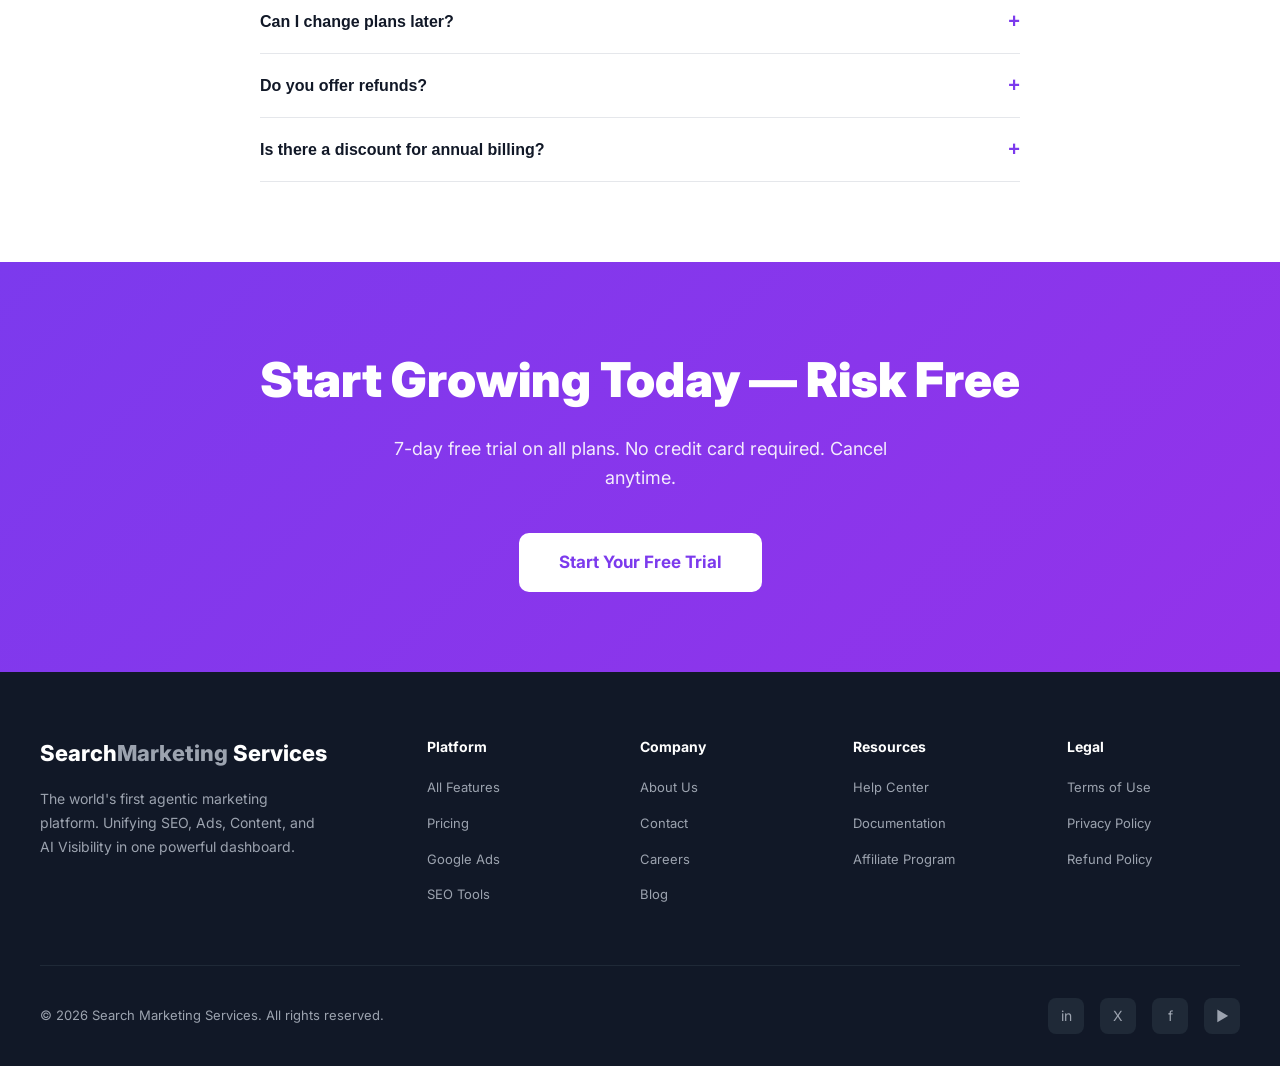
<file: pricing.html>
<!DOCTYPE html>
<html lang="en">
<head>
  <meta charset="UTF-8" />
  <meta name="viewport" content="width=device-width, initial-scale=1.0" />
  <title>Pricing — Search Marketing Services</title>
  <link rel="stylesheet" href="style.css" />
</head>
<body>

<div class="topbar">🚀 All plans include a 7-day free trial — no credit card required</div>
<nav>
  <div class="nav-inner">
    <a href="index.html" class="logo">Search<span>Marketing</span> Services</a>
    <div class="nav-links">
      <a href="features.html">Features</a>
      <a href="pricing.html" style="color:var(--purple)">Pricing</a>
      <a href="about.html">About Us</a>
      <a href="contact.html">Contact</a>
    </div>
    <div class="nav-actions">
      <a href="contact.html" class="btn btn-outline">Login</a>
      <a href="#plans" class="btn btn-primary">Get Started</a>
    </div>
  </div>
</nav>

<div class="page-hero">
  <div class="container">
    <span class="section-tag">Pricing</span>
    <h1>Choose The Plan That <span style="color:var(--purple)">Fits Your Growth</span></h1>
    <p>No matter your stage, we have a plan that keeps your marketing powerful and in your control. Cancel anytime.</p>
    <div style="margin-top:24px; display:inline-flex; background:var(--purple-bg2); border-radius:100px; padding:4px;">
      <button onclick="setBilling('monthly')" id="btn-monthly" style="padding:8px 24px; border-radius:100px; border:none; font-size:14px; font-weight:600; cursor:pointer; background:var(--purple); color:white;">Monthly</button>
      <button onclick="setBilling('annual')" id="btn-annual" style="padding:8px 24px; border-radius:100px; border:none; font-size:14px; font-weight:600; cursor:pointer; background:transparent; color:var(--purple);">Annual (Save 20%)</button>
    </div>
  </div>
</div>

<!-- Plans -->
<section id="plans">
  <div class="container">
    <div class="pricing-grid">
      <!-- Starter -->
      <div class="pricing-card">
        <h3>Starter</h3>
        <p style="color:var(--gray); font-size:14px;">Perfect for solo marketers, freelancers, and 1-person agency teams</p>
        <div class="price" id="price-starter">$99<span>/mo</span></div>
        <p class="desc">7-day free trial included. No credit card required.</p>
        <ul class="pricing-features">
          <li><span class="check">✓</span> AI Marketing Agent — full access</li>
          <li><span class="check">✓</span> 5 Site Explorer projects</li>
          <li><span class="check">✓</span> 5 Site Auditor projects</li>
          <li><span class="check">✓</span> Rank tracking (500 keywords)</li>
          <li><span class="check">✓</span> Content optimization tools</li>
          <li><span class="check">✓</span> Website builder & studio</li>
          <li><span class="check">✓</span> Basic reporting</li>
          <li><span class="check">✓</span> Email support</li>
        </ul>
        <a href="contact.html" class="btn btn-outline" style="width:100%; justify-content:center; padding:14px;">Start Free Trial</a>
      </div>

      <!-- Growth (Popular) -->
      <div class="pricing-card popular">
        <div class="popular-badge">⭐ Most Popular</div>
        <h3>Growth</h3>
        <p style="color:var(--gray); font-size:14px;">Perfect for scaling agencies and mid-sized businesses with multiple sites</p>
        <div class="price" id="price-growth">$199<span>/mo</span></div>
        <p class="desc">Everything in Starter, plus powerful agency features.</p>
        <ul class="pricing-features">
          <li><span class="check">✓</span> Everything in Starter</li>
          <li><span class="check">✓</span> LLM Visibility tracking</li>
          <li><span class="check">✓</span> Google Ads automation</li>
          <li><span class="check">✓</span> 2 AI SEO projects</li>
          <li><span class="check">✓</span> 100 content plans/month</li>
          <li><span class="check">✓</span> Local GBP management</li>
          <li><span class="check">✓</span> Advanced reporting</li>
          <li><span class="check">✓</span> Priority support</li>
        </ul>
        <a href="contact.html" class="btn btn-primary" style="width:100%; justify-content:center; padding:14px;">Start Free Trial</a>
      </div>

      <!-- Pro -->
      <div class="pricing-card">
        <h3>Pro</h3>
        <p style="color:var(--gray); font-size:14px;">Perfect for high-volume agencies and large teams ready to scale fast</p>
        <div class="price" id="price-pro">$399<span>/mo</span></div>
        <p class="desc">Everything in Growth, plus enterprise-grade capabilities.</p>
        <ul class="pricing-features">
          <li><span class="check">✓</span> Everything in Growth</li>
          <li><span class="check">✓</span> Full white-label dashboard</li>
          <li><span class="check">✓</span> All LLM models tracked</li>
          <li><span class="check">✓</span> 4 AI SEO projects</li>
          <li><span class="check">✓</span> 200 content plans/month</li>
          <li><span class="check">✓</span> Enhanced authority building</li>
          <li><span class="check">✓</span> Custom domain & branding</li>
          <li><span class="check">✓</span> Dedicated account manager</li>
        </ul>
        <a href="contact.html" class="btn btn-outline" style="width:100%; justify-content:center; padding:14px;">Start Free Trial</a>
      </div>
    </div>

    <!-- Enterprise -->
    <div style="margin-top:40px; background:linear-gradient(135deg, var(--purple) 0%, #9333EA 100%); border-radius:20px; padding:48px; text-align:center; color:white;">
      <h3 style="font-size:28px; font-weight:800; margin-bottom:12px;">Enterprise</h3>
      <p style="opacity:.9; font-size:16px; max-width:560px; margin:0 auto 32px;">Custom pricing for large agencies and enterprise brands. Unlimited everything, dedicated support, custom integrations, and SLA guarantees.</p>
      <a href="contact.html" class="btn btn-white btn-lg">Talk to Sales</a>
    </div>
  </div>
</section>

<!-- Feature Comparison -->
<section style="background:var(--light-gray);">
  <div class="container">
    <div class="text-center" style="margin-bottom:48px;">
      <span class="section-tag">Compare Plans</span>
      <h2 class="section-title">Full Feature Comparison</h2>
    </div>
    <div style="overflow-x:auto;">
      <table class="comparison-table">
        <thead>
          <tr>
            <th>Feature</th>
            <th>Starter</th>
            <th>Growth</th>
            <th>Pro</th>
          </tr>
        </thead>
        <tbody>
          <tr><td>AI Marketing Agent</td><td class="included">✓</td><td class="included">✓</td><td class="included">✓</td></tr>
          <tr><td>Site Explorer Projects</td><td>5</td><td>15</td><td>Unlimited</td></tr>
          <tr><td>Site Auditor Projects</td><td>5</td><td>15</td><td>Unlimited</td></tr>
          <tr><td>Rank Tracking Keywords</td><td>500</td><td>2,000</td><td>10,000</td></tr>
          <tr><td>Google Ads Automation</td><td>—</td><td class="included">✓</td><td class="included">✓</td></tr>
          <tr><td>LLM Visibility Tracking</td><td>—</td><td class="included">✓</td><td class="included">✓</td></tr>
          <tr><td>Local GBP Management</td><td>—</td><td class="included">✓</td><td class="included">✓</td></tr>
          <tr><td>AI SEO Projects</td><td>—</td><td>2</td><td>4</td></tr>
          <tr><td>Content Plans / Month</td><td>20</td><td>100</td><td>200</td></tr>
          <tr><td>White-Label Dashboard</td><td>—</td><td>—</td><td class="included">✓</td></tr>
          <tr><td>Custom Domain</td><td>—</td><td>—</td><td class="included">✓</td></tr>
          <tr><td>All LLM Models</td><td>—</td><td>—</td><td class="included">✓</td></tr>
          <tr><td>Dedicated Account Manager</td><td>—</td><td>—</td><td class="included">✓</td></tr>
          <tr><td>Support</td><td>Email</td><td>Priority</td><td>Dedicated</td></tr>
        </tbody>
      </table>
    </div>
  </div>
</section>

<!-- FAQ -->
<section>
  <div class="container">
    <div class="text-center"><span class="section-tag">FAQ</span><h2 class="section-title">Pricing Questions Answered</h2></div>
    <div class="faq-list">
      <div class="faq-item">
        <button class="faq-q" onclick="toggleFaq(this)">Is there really a free trial? <span class="faq-icon">+</span></button>
        <div class="faq-a">Yes — every plan starts with a 7-day free trial. No credit card required to start. You get full access to all features in your chosen plan.</div>
      </div>
      <div class="faq-item">
        <button class="faq-q" onclick="toggleFaq(this)">Can I change plans later? <span class="faq-icon">+</span></button>
        <div class="faq-a">Absolutely. You can upgrade, downgrade, or cancel at any time from your account settings. Changes take effect at the next billing cycle.</div>
      </div>
      <div class="faq-item">
        <button class="faq-q" onclick="toggleFaq(this)">Do you offer refunds? <span class="faq-icon">+</span></button>
        <div class="faq-a">Yes. We offer a 30-day money-back guarantee. If you're not satisfied within the first 30 days, contact us for a full refund.</div>
      </div>
      <div class="faq-item">
        <button class="faq-q" onclick="toggleFaq(this)">Is there a discount for annual billing? <span class="faq-icon">+</span></button>
        <div class="faq-a">Yes — choosing annual billing gives you 2 months free (20% savings) compared to monthly billing.</div>
      </div>
    </div>
  </div>
</section>

<section class="cta-band">
  <div class="container">
    <h2>Start Growing Today — Risk Free</h2>
    <p>7-day free trial on all plans. No credit card required. Cancel anytime.</p>
    <a href="contact.html" class="btn btn-white btn-xl">Start Your Free Trial</a>
  </div>
</section>

<footer>
  <div class="footer-grid">
    <div class="footer-brand"><div class="logo">Search<span style="color:#9CA3AF">Marketing</span> Services</div><p>The world's first agentic marketing platform. Unifying SEO, Ads, Content, and AI Visibility in one powerful dashboard.</p></div>
    <div class="footer-col"><h4>Platform</h4><ul><li><a href="features.html">All Features</a></li><li><a href="pricing.html">Pricing</a></li><li><a href="features.html#ads">Google Ads</a></li><li><a href="features.html#seo">SEO Tools</a></li></ul></div>
    <div class="footer-col"><h4>Company</h4><ul><li><a href="about.html">About Us</a></li><li><a href="contact.html">Contact</a></li><li><a href="#">Careers</a></li><li><a href="#">Blog</a></li></ul></div>
    <div class="footer-col"><h4>Resources</h4><ul><li><a href="#">Help Center</a></li><li><a href="#">Documentation</a></li><li><a href="#">Affiliate Program</a></li></ul></div>
    <div class="footer-col"><h4>Legal</h4><ul><li><a href="#">Terms of Use</a></li><li><a href="#">Privacy Policy</a></li><li><a href="#">Refund Policy</a></li></ul></div>
  </div>
  <div class="footer-bottom">
    <p>© 2026 Search Marketing Services. All rights reserved.</p>
    <div class="footer-social"><a href="#">in</a><a href="#">X</a><a href="#">f</a><a href="#">▶</a></div>
  </div>
</footer>

<script>
const prices = { monthly: { starter: '$99', growth: '$199', pro: '$399' }, annual: { starter: '$79', growth: '$159', pro: '$319' } };
function setBilling(type) {
  document.getElementById('price-starter').innerHTML = prices[type].starter + '<span>/mo</span>';
  document.getElementById('price-growth').innerHTML = prices[type].growth + '<span>/mo</span>';
  document.getElementById('price-pro').innerHTML = prices[type].pro + '<span>/mo</span>';
  document.getElementById('btn-monthly').style.background = type === 'monthly' ? 'var(--purple)' : 'transparent';
  document.getElementById('btn-monthly').style.color = type === 'monthly' ? 'white' : 'var(--purple)';
  document.getElementById('btn-annual').style.background = type === 'annual' ? 'var(--purple)' : 'transparent';
  document.getElementById('btn-annual').style.color = type === 'annual' ? 'white' : 'var(--purple)';
}
function toggleFaq(btn) {
  const answer = btn.nextElementSibling;
  const icon = btn.querySelector('.faq-icon');
  const isOpen = answer.classList.contains('open');
  document.querySelectorAll('.faq-a').forEach(a => a.classList.remove('open'));
  document.querySelectorAll('.faq-icon').forEach(i => i.textContent = '+');
  if (!isOpen) { answer.classList.add('open'); icon.textContent = '−'; }
}
</script>
</body>
</html>
</file>
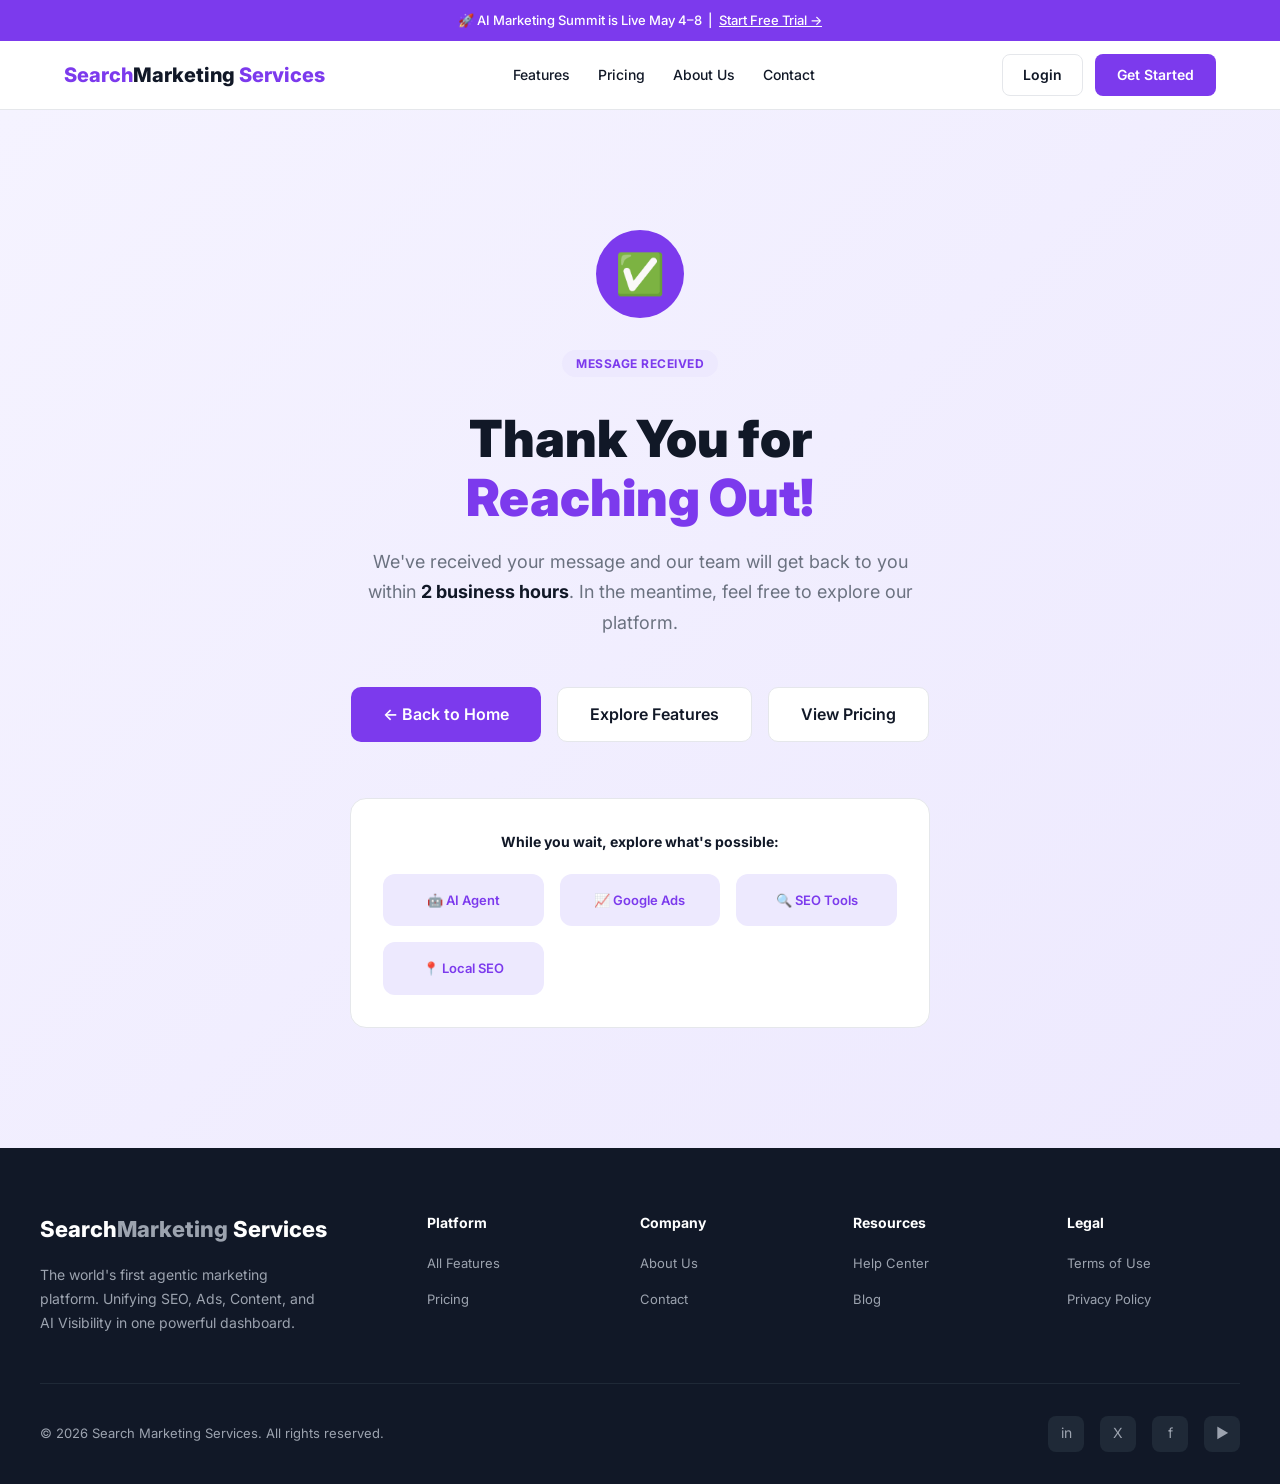
<file: thank-you.html>
<!DOCTYPE html>
<html lang="en">
<head>
  <meta charset="UTF-8" />
  <meta name="viewport" content="width=device-width, initial-scale=1.0" />
  <title>Thank You — Search Marketing Services</title>
  <link rel="stylesheet" href="style.css" />
</head>
<body>

<div class="topbar">🚀 AI Marketing Summit is Live May 4–8 &nbsp;|&nbsp; <a href="pricing.html">Start Free Trial →</a></div>
<nav>
  <div class="nav-inner">
    <a href="index.html" class="logo">Search<span>Marketing</span> Services</a>
    <div class="nav-links">
      <a href="features.html">Features</a>
      <a href="pricing.html">Pricing</a>
      <a href="about.html">About Us</a>
      <a href="contact.html">Contact</a>
    </div>
    <div class="nav-actions">
      <a href="contact.html" class="btn btn-outline">Login</a>
      <a href="pricing.html" class="btn btn-primary">Get Started</a>
    </div>
  </div>
</nav>

<section style="padding: 120px 24px; text-align: center; background: linear-gradient(135deg, #F5F3FF 0%, #EDE9FE 100%); min-height: calc(100vh - 108px); display: flex; align-items: center;">
  <div class="container">
    <div style="max-width: 580px; margin: 0 auto;">
      <div style="width: 88px; height: 88px; background: var(--purple); border-radius: 50%; display: flex; align-items: center; justify-content: center; margin: 0 auto 32px; font-size: 40px;">✅</div>
      <span class="section-tag">Message Received</span>
      <h1 style="font-size: clamp(32px, 4vw, 52px); font-weight: 900; margin: 16px 0 20px; line-height: 1.15;">Thank You for <span style="color: var(--purple);">Reaching Out!</span></h1>
      <p style="font-size: 18px; color: var(--gray); line-height: 1.7; margin-bottom: 48px;">We've received your message and our team will get back to you within <strong style="color: var(--dark);">2 business hours</strong>. In the meantime, feel free to explore our platform.</p>
      <div style="display: flex; gap: 16px; justify-content: center; flex-wrap: wrap;">
        <a href="index.html" class="btn btn-primary btn-lg">← Back to Home</a>
        <a href="features.html" class="btn btn-outline btn-lg">Explore Features</a>
        <a href="pricing.html" class="btn btn-outline btn-lg">View Pricing</a>
      </div>
      <div style="margin-top: 56px; padding: 32px; background: white; border-radius: 16px; border: 1px solid var(--border);">
        <p style="font-size: 14px; font-weight: 700; margin-bottom: 20px; color: var(--dark);">While you wait, explore what's possible:</p>
        <div style="display: grid; grid-template-columns: repeat(auto-fit, minmax(140px, 1fr)); gap: 16px;">
          <a href="features.html#ai" style="padding: 16px; background: var(--purple-bg2); border-radius: 12px; font-size: 13px; font-weight: 600; color: var(--purple); text-align: center;">🤖 AI Agent</a>
          <a href="features.html#ads" style="padding: 16px; background: var(--purple-bg2); border-radius: 12px; font-size: 13px; font-weight: 600; color: var(--purple); text-align: center;">📈 Google Ads</a>
          <a href="features.html#seo" style="padding: 16px; background: var(--purple-bg2); border-radius: 12px; font-size: 13px; font-weight: 600; color: var(--purple); text-align: center;">🔍 SEO Tools</a>
          <a href="features.html#local" style="padding: 16px; background: var(--purple-bg2); border-radius: 12px; font-size: 13px; font-weight: 600; color: var(--purple); text-align: center;">📍 Local SEO</a>
        </div>
      </div>
    </div>
  </div>
</section>

<footer>
  <div class="footer-grid">
    <div class="footer-brand"><div class="logo">Search<span style="color:#9CA3AF">Marketing</span> Services</div><p>The world's first agentic marketing platform. Unifying SEO, Ads, Content, and AI Visibility in one powerful dashboard.</p></div>
    <div class="footer-col"><h4>Platform</h4><ul><li><a href="features.html">All Features</a></li><li><a href="pricing.html">Pricing</a></li></ul></div>
    <div class="footer-col"><h4>Company</h4><ul><li><a href="about.html">About Us</a></li><li><a href="contact.html">Contact</a></li></ul></div>
    <div class="footer-col"><h4>Resources</h4><ul><li><a href="#">Help Center</a></li><li><a href="#">Blog</a></li></ul></div>
    <div class="footer-col"><h4>Legal</h4><ul><li><a href="#">Terms of Use</a></li><li><a href="#">Privacy Policy</a></li></ul></div>
  </div>
  <div class="footer-bottom">
    <p>© 2026 Search Marketing Services. All rights reserved.</p>
    <div class="footer-social"><a href="#">in</a><a href="#">X</a><a href="#">f</a><a href="#">▶</a></div>
  </div>
</footer>

</body>
</html>
</file>
<file: style.css>
@import url('https://fonts.googleapis.com/css2?family=Inter:wght@300;400;500;600;700;800;900&display=swap');

*, *::before, *::after { box-sizing: border-box; margin: 0; padding: 0; }

:root {
  --purple: #7C3AED;
  --purple-light: #8B5CF6;
  --purple-dark: #6D28D9;
  --purple-bg: #F5F3FF;
  --purple-bg2: #EDE9FE;
  --dark: #111827;
  --gray: #6B7280;
  --light-gray: #F9FAFB;
  --border: #E5E7EB;
  --white: #ffffff;
}

html { scroll-behavior: smooth; }
body { font-family: 'Inter', sans-serif; color: var(--dark); background: var(--white); line-height: 1.6; }

a { text-decoration: none; color: inherit; }
img { max-width: 100%; display: block; }
ul { list-style: none; }

/* TOPBAR */
.topbar { background: var(--purple); color: white; text-align: center; padding: 10px 20px; font-size: 13px; font-weight: 500; }
.topbar a { color: white; text-decoration: underline; }

/* NAVBAR */
nav { background: white; border-bottom: 1px solid var(--border); position: sticky; top: 0; z-index: 100; }
.nav-inner { max-width: 1200px; margin: 0 auto; padding: 0 24px; display: flex; align-items: center; justify-content: space-between; height: 68px; }
.logo { font-size: 20px; font-weight: 800; color: var(--purple); }
.logo span { color: var(--dark); }
.nav-links { display: flex; gap: 28px; align-items: center; }
.nav-links a { font-size: 14px; font-weight: 500; color: var(--dark); transition: color .2s; }
.nav-links a:hover { color: var(--purple); }
.nav-actions { display: flex; gap: 12px; align-items: center; }
.btn { display: inline-flex; align-items: center; justify-content: center; border-radius: 8px; font-weight: 600; font-size: 14px; cursor: pointer; transition: all .2s; border: none; }
.btn-outline { padding: 9px 20px; border: 1.5px solid var(--border); background: white; color: var(--dark); }
.btn-outline:hover { border-color: var(--purple); color: var(--purple); }
.btn-primary { padding: 10px 22px; background: var(--purple); color: white; }
.btn-primary:hover { background: var(--purple-dark); }
.btn-lg { padding: 14px 32px; font-size: 16px; border-radius: 10px; }
.btn-xl { padding: 16px 40px; font-size: 17px; border-radius: 10px; }
.btn-white { background: white; color: var(--purple); font-weight: 700; }
.btn-white:hover { background: var(--purple-bg); }

/* HERO */
.hero { background: linear-gradient(135deg, #F5F3FF 0%, #EDE9FE 50%, #FDF4FF 100%); padding: 100px 24px 80px; text-align: center; }
.hero-badge { display: inline-flex; align-items: center; gap: 8px; background: var(--purple-bg2); color: var(--purple); font-size: 13px; font-weight: 600; padding: 6px 16px; border-radius: 100px; margin-bottom: 28px; }
.hero h1 { font-size: clamp(36px, 5vw, 64px); font-weight: 900; line-height: 1.1; color: var(--dark); max-width: 800px; margin: 0 auto 24px; }
.hero h1 span { color: var(--purple); }
.hero p { font-size: 18px; color: var(--gray); max-width: 620px; margin: 0 auto 40px; line-height: 1.7; }
.hero-btns { display: flex; gap: 16px; justify-content: center; flex-wrap: wrap; }
.hero-stats { display: flex; gap: 48px; justify-content: center; margin-top: 60px; flex-wrap: wrap; }
.hero-stat strong { display: block; font-size: 32px; font-weight: 800; color: var(--purple); }
.hero-stat span { font-size: 14px; color: var(--gray); }

/* SECTION COMMONS */
section { padding: 80px 24px; }
.container { max-width: 1200px; margin: 0 auto; }
.section-tag { display: inline-block; background: var(--purple-bg2); color: var(--purple); font-size: 12px; font-weight: 700; padding: 4px 14px; border-radius: 100px; text-transform: uppercase; letter-spacing: .5px; margin-bottom: 16px; }
.section-title { font-size: clamp(28px, 3.5vw, 44px); font-weight: 800; color: var(--dark); line-height: 1.15; margin-bottom: 16px; }
.section-sub { font-size: 17px; color: var(--gray); max-width: 560px; line-height: 1.7; }
.text-center { text-align: center; }
.text-center .section-sub { margin: 0 auto; }

/* LOGOS */
.logos-section { background: var(--light-gray); padding: 60px 24px; }
.logos-title { text-align: center; font-size: 14px; font-weight: 600; color: var(--gray); text-transform: uppercase; letter-spacing: 1px; margin-bottom: 36px; }
.logos-grid { display: flex; gap: 40px; flex-wrap: wrap; justify-content: center; align-items: center; }
.logo-item { background: white; border: 1px solid var(--border); border-radius: 10px; padding: 14px 28px; font-size: 15px; font-weight: 700; color: var(--gray); }

/* FEATURES GRID */
.features-grid { display: grid; grid-template-columns: repeat(auto-fit, minmax(280px, 1fr)); gap: 24px; margin-top: 56px; }
.feature-card { background: white; border: 1px solid var(--border); border-radius: 16px; padding: 32px; transition: box-shadow .2s, transform .2s; }
.feature-card:hover { box-shadow: 0 8px 32px rgba(124,58,237,.12); transform: translateY(-2px); }
.feature-icon { width: 52px; height: 52px; background: var(--purple-bg2); border-radius: 12px; display: flex; align-items: center; justify-content: center; font-size: 24px; margin-bottom: 20px; }
.feature-card h3 { font-size: 18px; font-weight: 700; margin-bottom: 10px; }
.feature-card p { font-size: 14px; color: var(--gray); line-height: 1.7; }

/* STATS */
.stats-section { background: var(--purple); color: white; }
.stats-grid { display: grid; grid-template-columns: repeat(auto-fit, minmax(200px, 1fr)); gap: 40px; text-align: center; }
.stat-item strong { display: block; font-size: 48px; font-weight: 900; margin-bottom: 8px; }
.stat-item span { font-size: 15px; opacity: .85; }

/* PRICING */
.pricing-grid { display: grid; grid-template-columns: repeat(auto-fit, minmax(300px, 1fr)); gap: 24px; margin-top: 56px; }
.pricing-card { background: white; border: 2px solid var(--border); border-radius: 20px; padding: 40px 32px; position: relative; }
.pricing-card.popular { border-color: var(--purple); box-shadow: 0 8px 40px rgba(124,58,237,.15); }
.popular-badge { position: absolute; top: -14px; left: 50%; transform: translateX(-50%); background: var(--purple); color: white; font-size: 12px; font-weight: 700; padding: 5px 18px; border-radius: 100px; white-space: nowrap; }
.pricing-card h3 { font-size: 22px; font-weight: 800; margin-bottom: 8px; }
.pricing-card .price { font-size: 48px; font-weight: 900; color: var(--purple); line-height: 1; margin: 20px 0 6px; }
.pricing-card .price span { font-size: 16px; font-weight: 500; color: var(--gray); }
.pricing-card .desc { font-size: 14px; color: var(--gray); margin-bottom: 28px; line-height: 1.6; }
.pricing-features { margin-bottom: 32px; }
.pricing-features li { display: flex; align-items: flex-start; gap: 10px; font-size: 14px; padding: 8px 0; border-bottom: 1px solid var(--border); color: var(--dark); }
.pricing-features li:last-child { border-bottom: none; }
.check { color: var(--purple); font-weight: 700; flex-shrink: 0; }

/* TABLE */
.comparison-table { width: 100%; border-collapse: collapse; margin-top: 48px; }
.comparison-table th { background: var(--purple); color: white; padding: 16px 20px; text-align: left; font-size: 15px; }
.comparison-table td { padding: 14px 20px; border-bottom: 1px solid var(--border); font-size: 14px; }
.comparison-table tr:nth-child(even) td { background: var(--light-gray); }
.comparison-table .price-col { color: var(--gray); text-decoration: line-through; }
.comparison-table .included { color: var(--purple); font-weight: 700; }
.total-row td { font-weight: 800; font-size: 16px; background: var(--purple-bg2) !important; }

/* TESTIMONIALS */
.testimonials-grid { display: grid; grid-template-columns: repeat(auto-fit, minmax(280px, 1fr)); gap: 24px; margin-top: 48px; }
.testimonial-card { background: white; border: 1px solid var(--border); border-radius: 16px; padding: 28px; }
.stars { color: #F59E0B; font-size: 18px; margin-bottom: 16px; }
.testimonial-card p { font-size: 14px; color: var(--gray); line-height: 1.7; margin-bottom: 20px; font-style: italic; }
.testimonial-author { display: flex; align-items: center; gap: 12px; }
.author-avatar { width: 42px; height: 42px; border-radius: 50%; background: var(--purple-bg2); display: flex; align-items: center; justify-content: center; font-weight: 700; color: var(--purple); font-size: 15px; flex-shrink: 0; }
.author-name { font-weight: 700; font-size: 14px; }
.author-role { font-size: 12px; color: var(--gray); }

/* CASE STUDIES */
.cases-grid { display: grid; grid-template-columns: repeat(auto-fit, minmax(280px, 1fr)); gap: 24px; margin-top: 48px; }
.case-card { background: white; border: 1px solid var(--border); border-radius: 16px; padding: 32px; overflow: hidden; position: relative; }
.case-card::before { content: ''; position: absolute; top: 0; left: 0; right: 0; height: 4px; background: var(--purple); }
.case-metric { font-size: 40px; font-weight: 900; color: var(--purple); line-height: 1; margin-bottom: 8px; }
.case-label { font-size: 14px; color: var(--gray); margin-bottom: 16px; }
.case-card h4 { font-size: 16px; font-weight: 700; margin-bottom: 8px; }
.case-card p { font-size: 13px; color: var(--gray); }

/* FAQ */
.faq-list { max-width: 760px; margin: 48px auto 0; }
.faq-item { border-bottom: 1px solid var(--border); }
.faq-q { width: 100%; background: none; border: none; text-align: left; padding: 20px 0; font-size: 16px; font-weight: 600; cursor: pointer; display: flex; justify-content: space-between; align-items: center; color: var(--dark); }
.faq-q:hover { color: var(--purple); }
.faq-a { padding: 0 0 20px; font-size: 14px; color: var(--gray); line-height: 1.8; display: none; }
.faq-a.open { display: block; }
.faq-icon { font-size: 20px; color: var(--purple); flex-shrink: 0; }

/* CTA BAND */
.cta-band { background: linear-gradient(135deg, var(--purple) 0%, #9333EA 100%); padding: 80px 24px; text-align: center; color: white; }
.cta-band h2 { font-size: clamp(28px, 4vw, 48px); font-weight: 900; margin-bottom: 16px; }
.cta-band p { font-size: 18px; opacity: .9; margin-bottom: 40px; max-width: 560px; margin-left: auto; margin-right: auto; }

/* FOOTER */
footer { background: #111827; color: #9CA3AF; padding: 64px 24px 32px; }
.footer-grid { display: grid; grid-template-columns: 2fr repeat(4, 1fr); gap: 40px; max-width: 1200px; margin: 0 auto 48px; }
.footer-brand .logo { color: white; font-size: 22px; margin-bottom: 16px; }
.footer-brand p { font-size: 14px; line-height: 1.7; max-width: 280px; }
.footer-col h4 { color: white; font-size: 14px; font-weight: 700; margin-bottom: 16px; }
.footer-col li { margin-bottom: 10px; }
.footer-col a { font-size: 13px; color: #9CA3AF; transition: color .2s; }
.footer-col a:hover { color: white; }
.footer-bottom { max-width: 1200px; margin: 0 auto; padding-top: 32px; border-top: 1px solid #1F2937; display: flex; justify-content: space-between; align-items: center; flex-wrap: gap; gap: 16px; }
.footer-bottom p { font-size: 13px; }
.footer-social { display: flex; gap: 16px; }
.footer-social a { width: 36px; height: 36px; background: #1F2937; border-radius: 8px; display: flex; align-items: center; justify-content: center; color: #9CA3AF; font-size: 14px; transition: all .2s; }
.footer-social a:hover { background: var(--purple); color: white; }

/* PAGE HERO (inner pages) */
.page-hero { background: linear-gradient(135deg, #F5F3FF 0%, #EDE9FE 100%); padding: 80px 24px 64px; text-align: center; }
.page-hero h1 { font-size: clamp(32px, 4vw, 56px); font-weight: 900; margin-bottom: 16px; }
.page-hero p { font-size: 18px; color: var(--gray); max-width: 580px; margin: 0 auto; }

/* CONTACT FORM */
.contact-grid { display: grid; grid-template-columns: 1fr 1fr; gap: 64px; align-items: start; }
.form-group { margin-bottom: 20px; }
.form-group label { display: block; font-size: 14px; font-weight: 600; margin-bottom: 6px; }
.form-group input, .form-group textarea, .form-group select { width: 100%; padding: 12px 16px; border: 1.5px solid var(--border); border-radius: 8px; font-size: 14px; font-family: inherit; outline: none; transition: border-color .2s; background: white; }
.form-group input:focus, .form-group textarea:focus, .form-group select:focus { border-color: var(--purple); }
.form-group textarea { height: 140px; resize: vertical; }
.contact-info li { display: flex; gap: 16px; align-items: flex-start; margin-bottom: 28px; }
.contact-icon { width: 44px; height: 44px; background: var(--purple-bg2); border-radius: 10px; display: flex; align-items: center; justify-content: center; font-size: 20px; flex-shrink: 0; }
.contact-info h4 { font-size: 15px; font-weight: 700; margin-bottom: 4px; }
.contact-info p { font-size: 14px; color: var(--gray); }

/* ABOUT */
.team-grid { display: grid; grid-template-columns: repeat(auto-fit, minmax(220px, 1fr)); gap: 24px; margin-top: 48px; }
.team-card { text-align: center; background: white; border: 1px solid var(--border); border-radius: 16px; padding: 32px 24px; }
.team-avatar { width: 80px; height: 80px; border-radius: 50%; background: var(--purple-bg2); margin: 0 auto 16px; display: flex; align-items: center; justify-content: center; font-size: 28px; font-weight: 800; color: var(--purple); }
.team-card h4 { font-weight: 700; margin-bottom: 4px; }
.team-card span { font-size: 13px; color: var(--purple); font-weight: 600; }

/* RESPONSIVE */
@media (max-width: 900px) {
  .footer-grid { grid-template-columns: 1fr 1fr; }
  .contact-grid { grid-template-columns: 1fr; }
}
@media (max-width: 640px) {
  .nav-links { display: none; }
  .footer-grid { grid-template-columns: 1fr; }
  .hero-stats { gap: 24px; }
  .comparison-table { font-size: 12px; }
  .comparison-table th, .comparison-table td { padding: 10px 12px; }
}
</file>
